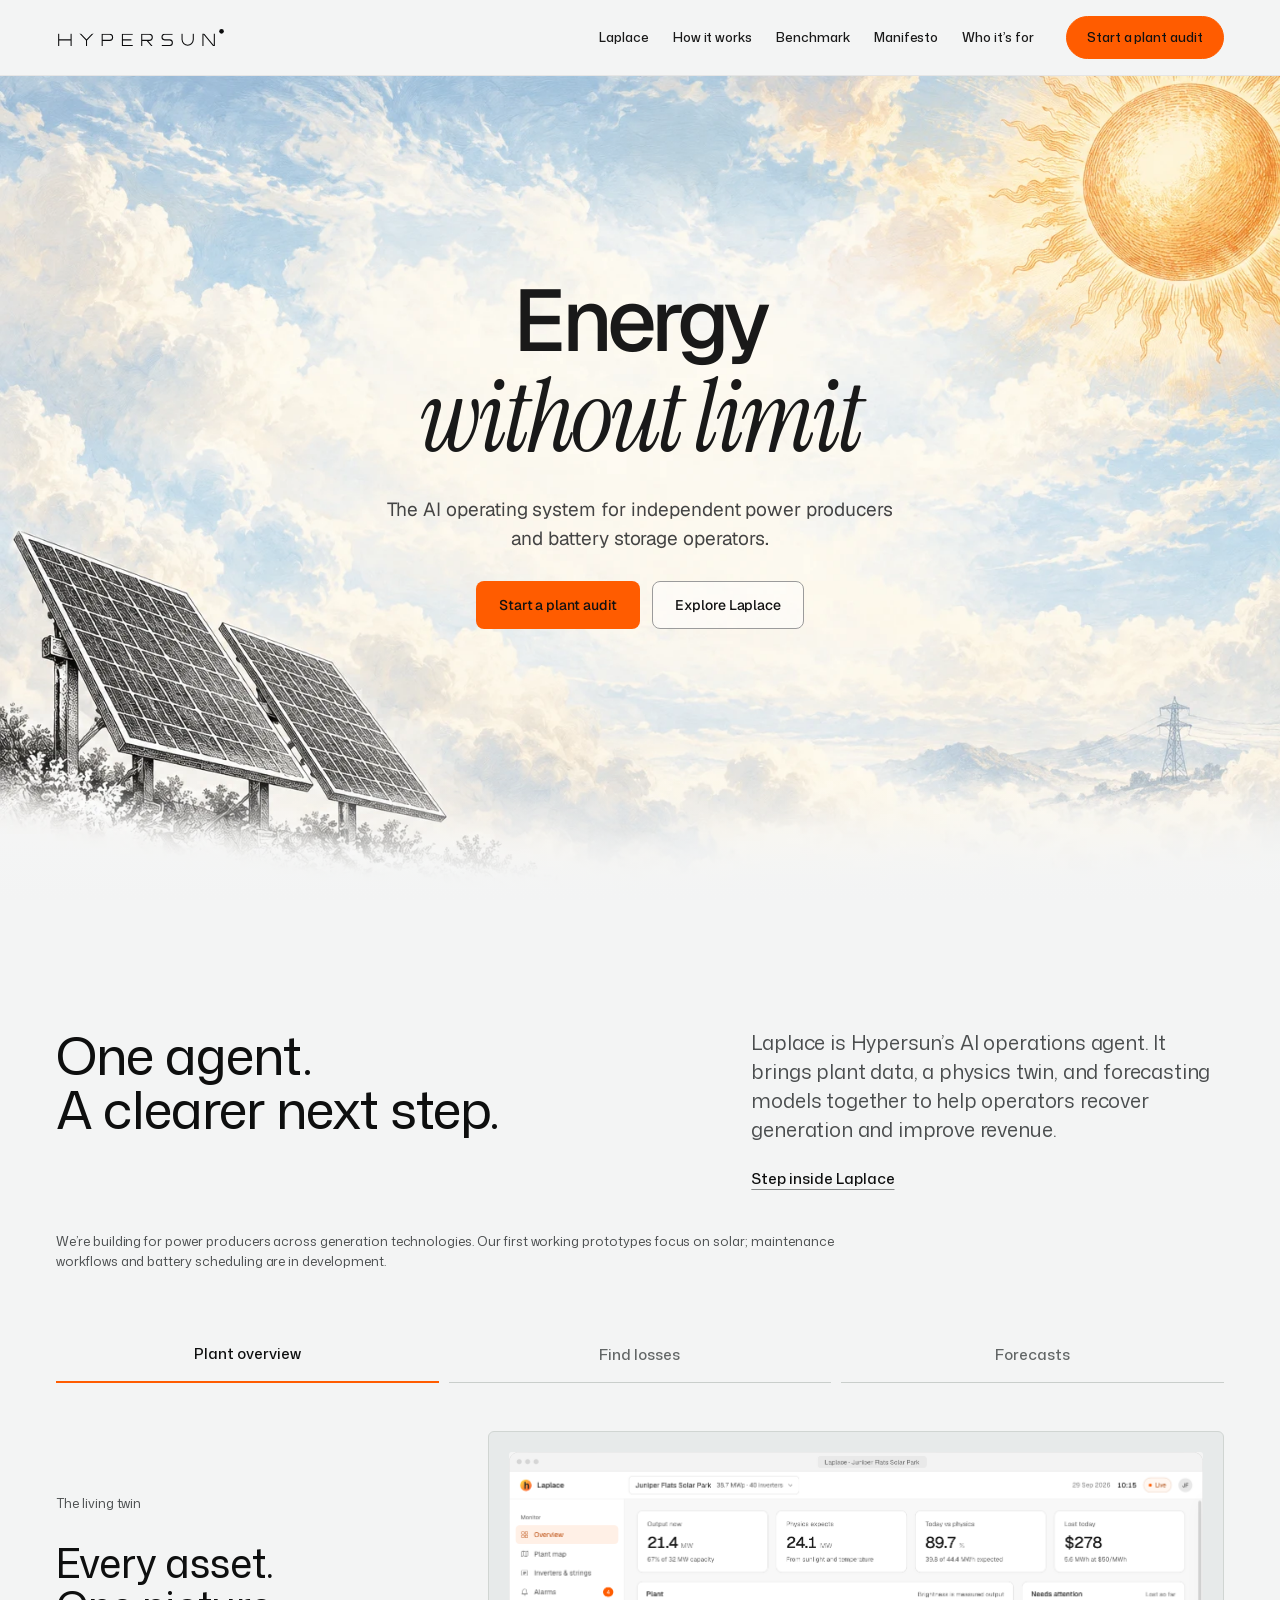
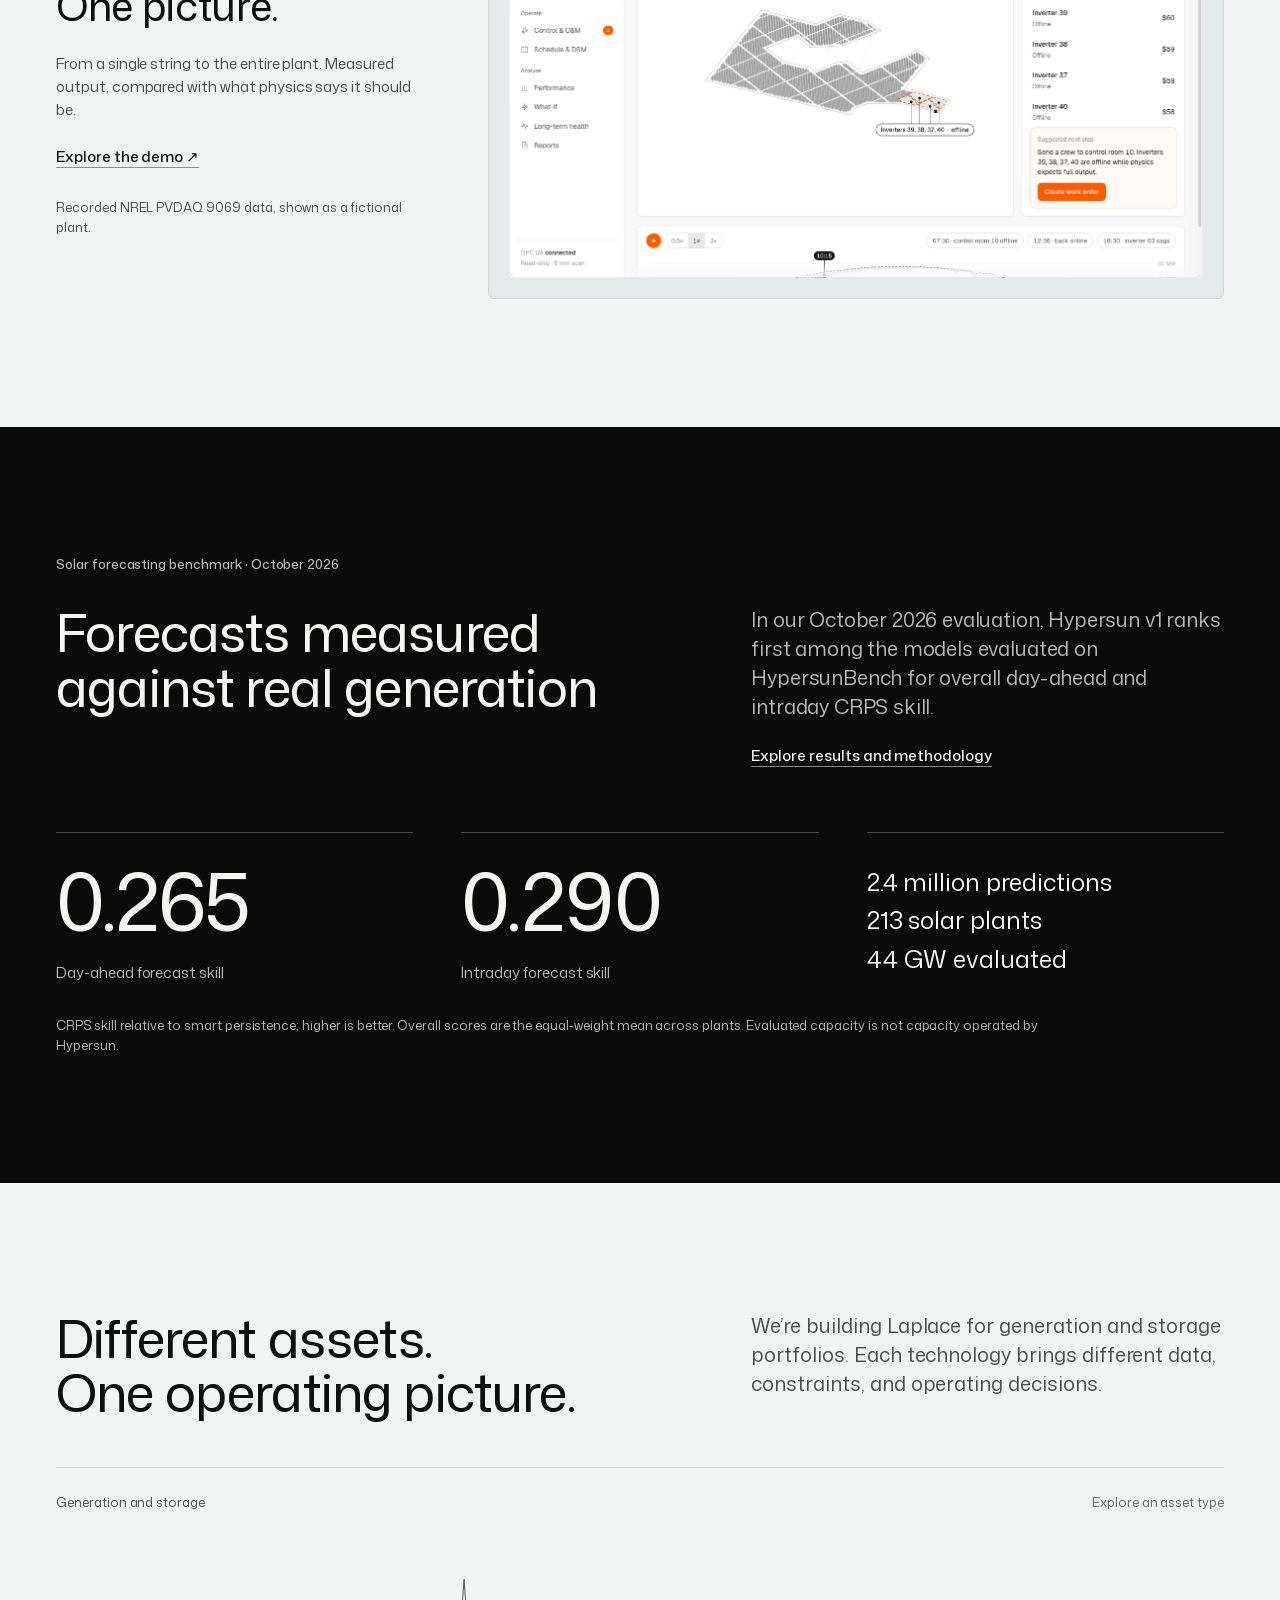
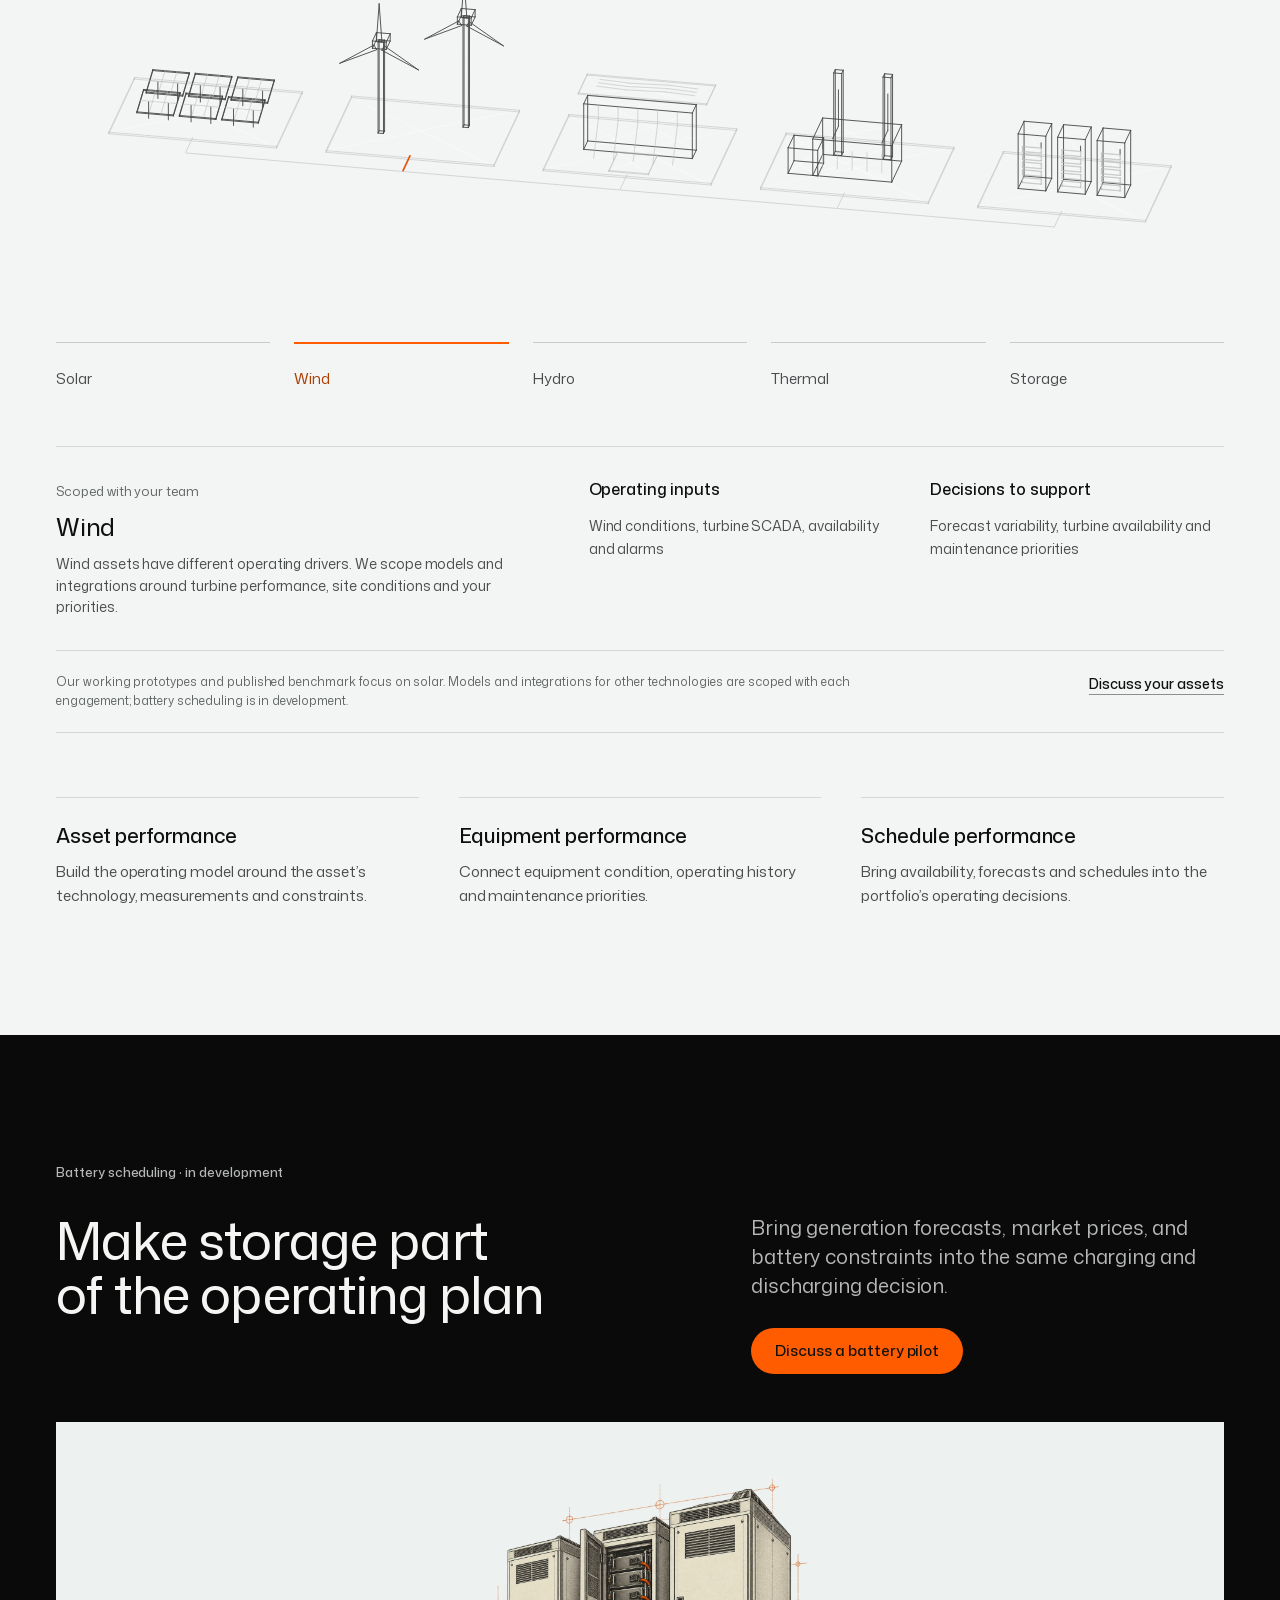
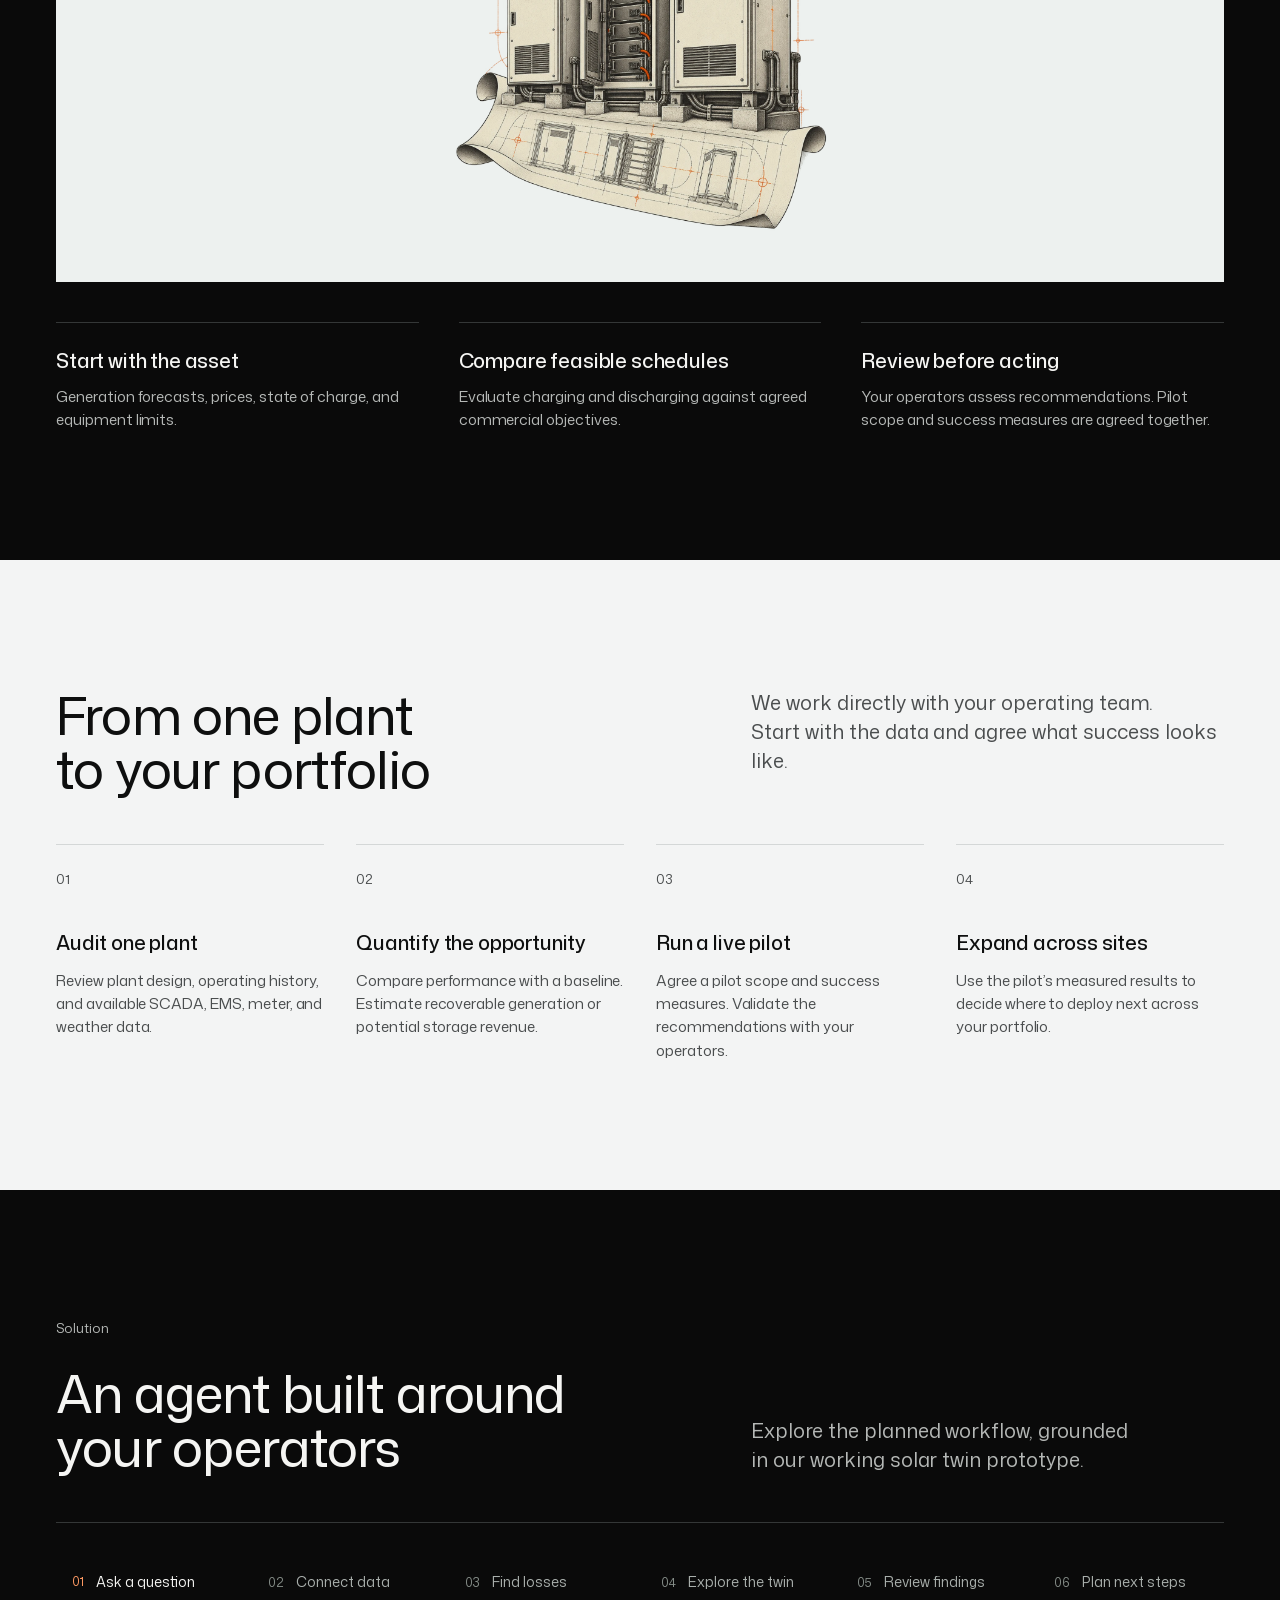
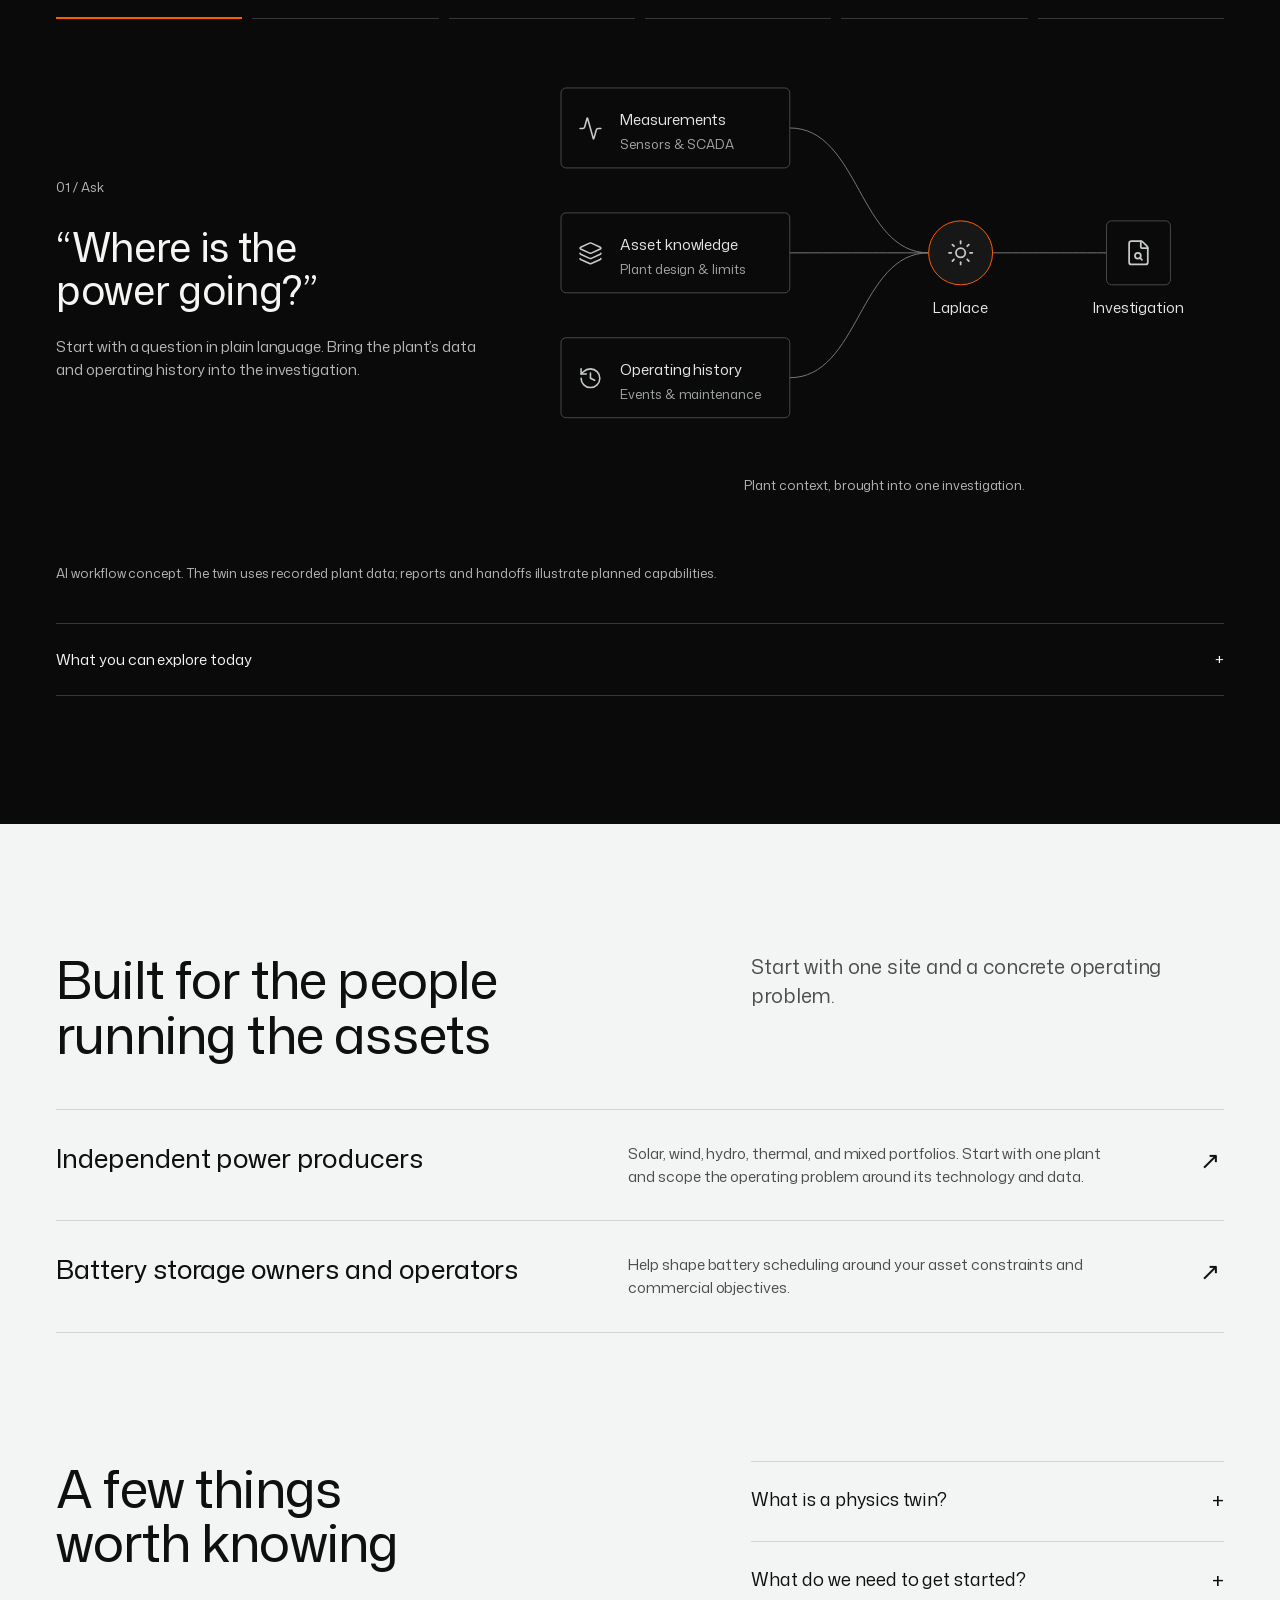
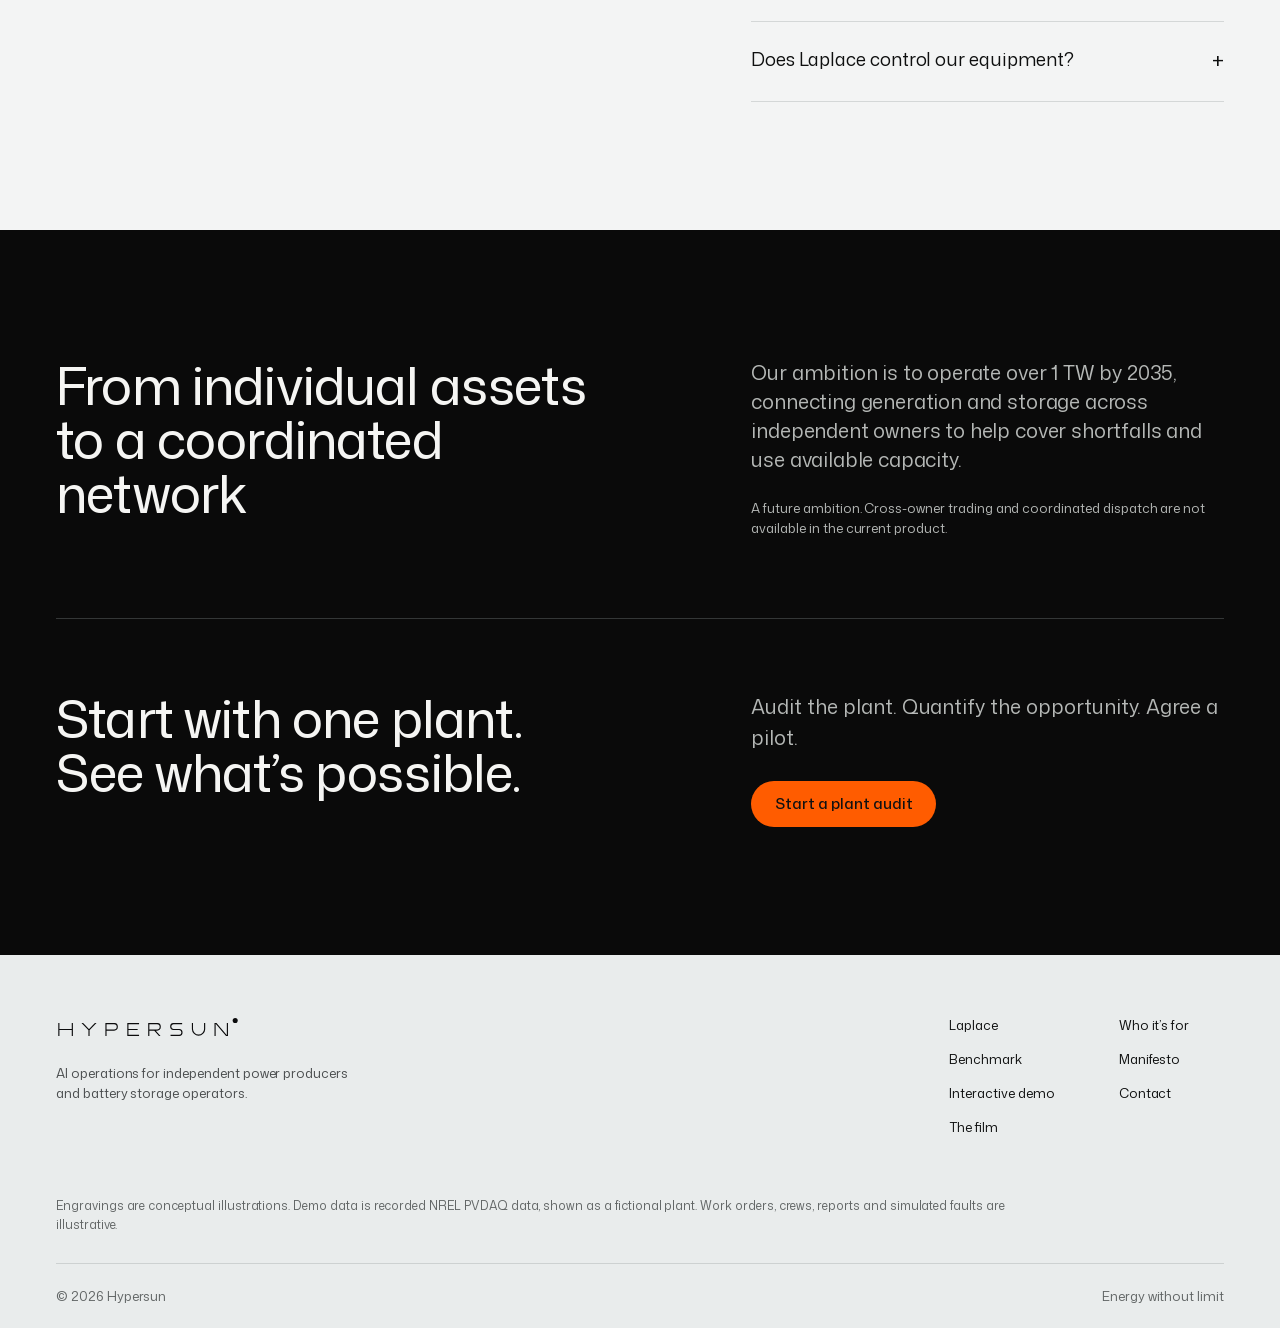
<file: index.html>
<!doctype html>
<html lang="en"><head>
  <meta charset="utf-8">
  <meta name="viewport" content="width=device-width, initial-scale=1">
  <meta name="description" content="The AI operating system for independent power producers and battery storage operators. Meet Laplace, our AI operations agent.">
  <title>Hypersun — Energy without limit</title>

  <script src="script.js?v=20261024i" defer></script><script src="content.js?v=20261031" defer></script><script src="solution-tour.js?v=20261030manual" defer></script>
<script src="assets/shared-navigation.js?v=20261030" defer></script>
<meta property="og:title" content="Hypersun — Energy without limit">
<meta property="og:description" content="The AI operating system for independent power producers and battery storage operators. Meet Laplace, our AI operations agent.">
<meta name="twitter:title" content="Hypersun — Energy without limit">
<meta name="twitter:description" content="The AI operating system for independent power producers and battery storage operators. Meet Laplace, our AI operations agent.">
<link rel="preload" href="assets/fonts/MonaSans.woff2" as="font" type="font/woff2" crossorigin>
<link rel="stylesheet" href="assets/site-shell.css?v=20261030">
<link rel="stylesheet" href="assets/atlas-pages.css?v=20261031consistent">
<link rel="stylesheet" href="assets/atlas-home.css?v=20261030">
<link rel="stylesheet" href="assets/corgi-hero.css?v=20261031"><script src="assets/technical-diagrams.js?v=20261031corgi" defer></script><link rel="stylesheet" href="assets/atlas-refinements.css?v=20261030"><link rel="stylesheet" href="assets/technical-diagrams.css?v=20261031portfolio2"><link rel="stylesheet" href="assets/workflow-controls.css?v=20261031fit"><link rel="icon" href="favicon.ico?v=20261030" sizes="16x16 32x32 48x48"><link rel="icon" href="assets/favicon.svg?v=20261030" type="image/svg+xml" sizes="any"><link rel="apple-touch-icon" href="assets/apple-touch-icon.png?v=20261030" sizes="180x180"><link rel="stylesheet" href="assets/engraving-system.css?v=20261031"></head><body class="atlas-page atlas-home"><a class="site-skip" href="#main">Skip to content</a><header class="site-header">
<a class="brand" href="index.html" aria-label="Hypersun home"><img src="assets/hypersun-wordmark-black.svg" alt="Hypersun" width="184" height="20"></a>
<button class="menu-toggle" type="button" aria-expanded="false" aria-controls="navigation" aria-label="Open navigation"><span></span><span></span></button>
<nav id="navigation" aria-label="Main navigation"><a href="laplace.html">Laplace</a><a href="index.html#how">How it works</a><a href="hypersunbench/">Benchmark</a><a href="manifesto/">Manifesto</a><a href="who.html">Who it’s for</a><a href="contact.html" class="nav-contact">Start a plant audit</a></nav>
</header><main id="main"><section class="corgi-hero" aria-labelledby="hero-title">
<img class="corgi-hero-art" src="assets/solar-cloud-collage.webp" alt="An engraved orange sun and energy infrastructure against a pale blue sky" width="1536" height="1024" fetchpriority="high">
<div class="corgi-hero-copy"><h1 id="hero-title">Energy<br><em>without limit</em></h1><p>The AI operating system for independent power producers<br class="corgi-desktop-break"> and battery storage operators.</p><div class="a-actions"><a class="a-button" href="contact.html">Start a plant audit</a><a class="a-button corgi-secondary" href="laplace.html">Explore Laplace</a></div></div>
</section><section class="a-wrap home-section home-intro" id="laplace"><div class="a-section-head"><h2>One agent. <br>A clearer next step.</h2><div><p class="a-lede">Laplace is Hypersun’s AI operations agent. It brings plant data, a physics twin, and forecasting models together to help operators recover generation and improve revenue.</p><a class="a-text-link" href="laplace.html">Step inside Laplace</a></div></div><p class="a-status">We’re building for power producers across generation technologies. Our first working prototypes focus on solar; maintenance workflows and battery scheduling are in development.</p></section><section class="product-section a-wrap" aria-label="Explore Laplace capabilities">
      <div class="product-tabs" role="tablist" aria-label="Laplace capabilities">
        <button role="tab" id="tab-see" aria-selected="true" aria-controls="panel-see" tabindex="0">Plant overview</button>
        <button role="tab" id="tab-find" aria-selected="false" aria-controls="panel-find" tabindex="-1">Find losses</button>
        <button role="tab" id="tab-plan" aria-selected="false" aria-controls="panel-plan" tabindex="-1">Forecasts</button>
      </div>
      <div class="product-panel" role="tabpanel" id="panel-see" aria-labelledby="tab-see">
        <div class="panel-copy"><span class="small-title">The living twin</span><h3>Every asset. <br>One picture.</h3><p>From a single string to the entire plant. Measured output, compared with what physics says it should be.</p><a class="text-link" href="laplace.html">Explore the demo <span aria-hidden="true">↗</span></a><span class="data-note">Recorded NREL PVDAQ 9069 data, shown as a fictional plant.</span></div>
        <a class="app-preview" href="laplace.html" aria-label="Open the Laplace plant demo"><img src="assets/laplace-light-preview.png?v=20261024b" alt="Laplace plant view showing measured output alongside the physics model and a map of inverter status" loading="lazy" width="1400" height="860"></a>
      </div>
      <div class="product-panel" role="tabpanel" id="panel-find" aria-labelledby="tab-find" hidden>
        <div class="panel-copy"><span class="small-title">Losses, located</span><h3>Go straight <br>to the source.</h3><p>Compare expected and measured output to investigate underperformance. Give engineers evidence and a place to start.</p><a class="text-link loss-demo-button" href="laplace.html?view=losses#lx">See how Laplace finds it <span aria-hidden="true">↗</span></a></div>
        <figure class="recorded-diagnostic"><div class="diagnostic-heading"><span>Inverter 37</span><span>Recorded plant data</span></div><svg id="inverter-loss-chart" viewBox="0 0 330 130" role="img" aria-label="Recorded inverter 37 output compared with its physics model"></svg><div class="chart-time-axis" aria-hidden="true"><span>06:00</span><span>12:00</span><span>18:00</span></div><div class="diagnostic-legend"><span>Expected output</span><span>Measured output</span></div><figcaption>Recorded NREL PVDAQ 9069 output against the physics model. Curves share a relative output scale.</figcaption></figure>
      </div>
      <div class="product-panel" role="tabpanel" id="panel-plan" aria-labelledby="tab-plan" hidden>
        <div class="panel-copy"><span class="small-title">Forecasting</span><h3>Plan for the <br>power ahead.</h3><p>Evaluate day-ahead and intraday solar forecasts at the deadlines operators actually work to.</p><a class="text-link" href="hypersunbench/">See the forecasting results <span aria-hidden="true">↗</span></a><span class="data-note">Illustrative generation and demand profile; benchmark results are reported separately.</span></div>
        <div class="forecast-visual"><div class="fault-top"><span>Scheduled and delivered</span><span>Recorded plant data</span></div><svg id="schedule-preview-chart" viewBox="0 0 600 280" role="img" aria-label="Recorded generation compared with its day-ahead schedule"></svg><div class="chart-time-axis" aria-hidden="true"><span>06:00</span><span>12:00</span><span>18:00</span></div><div class="legend"><span>Delivered</span><span>Day-ahead schedule</span></div><p class="chart-caption">Recorded NREL PVDAQ 9069 generation and schedule. Curves share a relative output scale.</p></div>
      </div>
    </section><section class="a-dark home-section home-proof" aria-labelledby="forecast-proof"><div class="a-wrap"><p class="a-kicker">Solar forecasting benchmark · October 2026</p><div class="a-section-head"><h2 id="forecast-proof">Forecasts measured <br>against real generation</h2><div><p class="a-lede">In our October 2026 evaluation, Hypersun v1 ranks first among the models evaluated on HypersunBench for overall day-ahead and intraday CRPS skill.</p><a class="a-text-link" href="hypersunbench/">Explore results and methodology</a></div></div><div class="home-score-grid"><div><strong>0.265</strong><span>Day-ahead forecast skill</span></div><div><strong>0.290</strong><span>Intraday forecast skill</span></div><div class="home-evaluation"><p>2.4 million predictions <br>213 solar plants <br>44 GW evaluated</p></div></div><p class="a-note">CRPS skill relative to smart persistence; higher is better. Overall scores are the equal-weight mean across plants. Evaluated capacity is not capacity operated by Hypersun.</p></div></section><div class="a-wrap home-section home-investigation"><section class="loss-section " aria-labelledby="loss-title"><div class="section-heading"><h2 id="loss-title">Different assets. <br>One operating picture.</h2><p>We’re building Laplace for generation and storage portfolios. Each technology brings different data, constraints, and operating decisions.</p></div><div class="power-balance">
  <div class="balance-heading"><span>Generation and storage</span><span class="balance-instruction">Explore an asset type</span></div>
  <div id="power-flow" aria-label="Explore solar, wind, hydro, thermal and battery storage assets"></div>
  <div class="balance-detail portfolio-detail" aria-live="polite" aria-atomic="true"><div><span class="balance-detail-label" id="asset-status">Scoped with your team</span><h3 id="loss-stage">Wind</h3><p id="loss-description">We scope models and integrations around turbine performance, site conditions and your priorities.</p></div><div class="portfolio-reading"><h3>Operating inputs</h3><p id="asset-inputs">Wind conditions, turbine SCADA, availability and alarms</p></div><div class="portfolio-reading"><h3>Decisions to support</h3><p id="asset-decisions">Forecast variability, turbine availability and maintenance priorities</p></div></div>
  <div class="balance-footnote"><p>Our working prototypes and published benchmark focus on solar. Models and integrations for other technologies are scoped with each engagement; battery scheduling is in development.</p><a class="text-link" href="contact.html">Discuss your assets</a></div>
</div></section><section class="capabilities "><div class="capability-grid">
<article><h3>Asset performance</h3><p>Build the operating model around the asset’s technology, measurements and constraints.</p></article>
<article><h3>Equipment performance</h3><p>Connect equipment condition, operating history and maintenance priorities.</p></article>
<article><h3>Schedule performance</h3><p>Bring availability, forecasts and schedules into the portfolio’s operating decisions.</p></article></div></section></div><section class="a-dark home-section home-storage" id="storage"><div class="a-wrap"><p class="a-kicker">Battery scheduling · in development</p><div class="a-section-head"><h2>Make storage part <br>of the operating plan</h2><div><p class="a-lede">Bring generation forecasts, market prices, and battery constraints into the same charging and discharging decision.</p><a class="a-button" href="contact.html?asset=battery">Discuss a battery pilot</a></div></div><figure class="a-painting a-battery-painting engraving-plate storage-plate"><img src="assets/battery-storage-illustration.webp" alt="Technical engraving of utility-scale battery cabinets and their engineering drawings" width="1536" height="1024" loading="lazy"></figure><div class="a-three"><article><h3>Start with the asset</h3><p>Generation forecasts, prices, state of charge, and equipment limits.</p></article><article><h3>Compare feasible schedules</h3><p>Evaluate charging and discharging against agreed commercial objectives.</p></article><article><h3>Review before acting</h3><p>Your operators assess recommendations. Pilot scope and success measures are agreed together.</p></article></div></div></section><section class="how-section a-wrap home-section" id="how">
      <div class="section-heading"><h2>From one plant <br>to your portfolio</h2><p>We work directly with your operating team. <br>Start with the data and agree what success looks like.</p></div>
      <div class="process-grid operator-process">
        <article><span class="process-number">01</span><h3>Audit one plant</h3><p>Review plant design, operating history, and available SCADA, EMS, meter, and weather data.</p></article>
        <article><span class="process-number">02</span><h3>Quantify the opportunity</h3><p>Compare performance with a baseline. Estimate recoverable generation or potential storage revenue.</p></article>
        <article><span class="process-number">03</span><h3>Run a live pilot</h3><p>Agree a pilot scope and success measures. Validate the recommendations with your operators.</p></article>
        <article><span class="process-number">04</span><h3>Expand across sites</h3><p>Use the pilot’s measured results to decide where to deploy next across your portfolio.</p></article>
      </div>
    </section><div class="a-dark"><section class="solution-section a-wrap home-section" id="offerings" aria-labelledby="solution-title">
  <div class="solution-heading"><div><span>Solution</span><h2 id="solution-title">An agent built around your operators</h2></div><p>Explore the planned workflow, grounded <br>in our working solar twin prototype.</p></div>
  <div class="solution-tour illustrated-tour">
    <div class="tour-controls workflow-picker"><div class="tour-chapters" role="tablist" aria-label="Explore the Hypersun workflow">
<button id="chapter-ask" role="tab" aria-selected="true" aria-controls="scene-ask" tabindex="0"><span class="workflow-number" aria-hidden="true">01</span><span>Ask a question</span></button>
<button id="chapter-connect" role="tab" aria-selected="false" aria-controls="scene-connect" tabindex="-1"><span class="workflow-number" aria-hidden="true">02</span><span>Connect data</span></button>
<button id="chapter-investigate" role="tab" aria-selected="false" aria-controls="scene-investigate" tabindex="-1"><span class="workflow-number" aria-hidden="true">03</span><span>Find losses</span></button>
<button id="chapter-twin" role="tab" aria-selected="false" aria-controls="scene-twin" tabindex="-1"><span class="workflow-number" aria-hidden="true">04</span><span>Explore the twin</span></button>
<button id="chapter-report" role="tab" aria-selected="false" aria-controls="scene-report" tabindex="-1"><span class="workflow-number" aria-hidden="true">05</span><span>Review findings</span></button>
<button id="chapter-act" role="tab" aria-selected="false" aria-controls="scene-act" tabindex="-1"><span class="workflow-number" aria-hidden="true">06</span><span>Plan next steps</span></button>
</div></div>
    <div class="solution-scene illustrated-scene" id="scene-ask" role="tabpanel" aria-labelledby="chapter-ask" ><div class="demo-copy"><span class="scene-step">01 <span aria-hidden="true">/</span> Ask</span><h3>“Where is the <br>power going?”</h3><p>Start with a question in plain language. Bring the plant’s data and operating history into the investigation.</p></div><div class="scene-art"><figure class="investigation-context"><div id="context-diagram" class="demo-reveal" role="img" aria-label="Plant measurements, asset knowledge and operating history feed a Laplace investigation"></div><figcaption>Plant context, brought into one investigation.</figcaption></figure></div></div>
    <div class="solution-scene illustrated-scene" id="scene-connect" role="tabpanel" aria-labelledby="chapter-connect" hidden><div class="demo-copy"><span class="scene-step">02 <span aria-hidden="true">/</span> Connect</span><h3>Everything your <br>plant knows.</h3><p>Bring measurements, documents and maintenance history together, so the investigation starts with context.</p></div><div class="scene-art"><div class="context-sheet"><p>One investigation, shared context</p><div><span>Plant measurements</span><strong>SCADA · meters · weather</strong></div><div><span>Asset knowledge</span><strong>Design · equipment · limits</strong></div><div><span>Operating history</span><strong>Alarms · inspections · repairs</strong></div><small>Planned data connections, scoped during the pilot.</small></div></div></div>
    <div class="solution-scene illustrated-scene" id="scene-investigate" role="tabpanel" aria-labelledby="chapter-investigate" hidden><div class="demo-copy"><span class="scene-step">03 <span aria-hidden="true">/</span> Investigate</span><h3>Follow the loss <br>to its source.</h3><p>Compare measured output with physics. Find the equipment behind the shortfall, then examine the evidence.</p></div><div class="scene-art"><a class="tour-screen" href="laplace.html?view=losses#lx"><img src="assets/tour-losses.png" alt="Working Laplace losses view" width="1166" height="764" loading="lazy"><span>Explore the digital twin ↗</span></a></div></div>
    <div class="solution-scene illustrated-scene" id="scene-twin" role="tabpanel" aria-labelledby="chapter-twin" hidden><div class="demo-copy"><span class="scene-step">04 <span aria-hidden="true">/</span> Twin</span><h3>A living model. <br>A clearer answer.</h3><p>Ground the investigation in what the plant should produce. Explore the physics twin in the working Laplace demo.</p><a class="twin-cta" href="laplace.html?view=overview#lx">Open the digital twin <span aria-hidden="true">↗</span></a></div><div class="scene-art"><a class="tour-screen" href="laplace.html?view=overview#lx"><img src="assets/tour-overview.png" alt="Working Laplace overview view" width="1166" height="764" loading="lazy"><span>Explore the digital twin ↗</span></a></div></div>
    <div class="solution-scene illustrated-scene" id="scene-report" role="tabpanel" aria-labelledby="chapter-report" hidden><div class="demo-copy"><span class="scene-step">05 <span aria-hidden="true">/</span> Report</span><h3>The findings. <br>Ready to share.</h3><p>Turn the evidence into a clear brief: what happened, where to look, and what the team should check next.</p></div><div class="scene-art"><article class="evidence-paper demo-reveal"><div class="paper-heading"><img src="assets/hypersun-user-symbol.svg" width="29" height="29" alt="Hypersun"><span>Illustrative brief</span></div><p>Juniper Flats</p><h4>Generation <br>shortfall</h4><svg class="paper-chart" viewBox="0 0 270 80" role="img" aria-label="Illustrative comparison of expected and measured generation"><path d="M0 73H270" stroke="#ddd" fill="none"/><path d="M0 73C55 73 60 9 135 9S220 73 270 73" stroke="#aaa" stroke-dasharray="4 4" fill="none"/><path class="report-curve" d="M0 73C55 73 62 19 127 22L140 47L152 27C211 32 220 73 270 73" stroke="#3c3c3c" stroke-width="2" fill="none"/><circle cx="140" cy="47" r="4" fill="#ff5c00"/></svg><strong>Four inverters need inspection.</strong><p>Review their alarms and work history before assigning a field visit.</p><span class="paper-signoff">Draft for engineering review</span></article></div></div>
    <div class="solution-scene illustrated-scene" id="scene-act" role="tabpanel" aria-labelledby="chapter-act" hidden><div class="demo-copy"><span class="scene-step">06 <span aria-hidden="true">/</span> Act</span><h3>From an answer <br>to a next step.</h3><p>Prepare the work order, asset location and supporting evidence. Your team reviews the handoff before work begins.</p></div><div class="scene-art"><div class="handoff-sheet"><p>Planned maintenance workflow</p><span class="review-state">Ready for engineering review</span><h4>Inspect inverters 37–40</h4><p>Check alarms and maintenance history before assigning a field visit.</p><dl><div><dt>Evidence</dt><dd>Measured output vs physics</dd></div><div><dt>Location</dt><dd>Asset positions attached</dd></div><div><dt>After repair</dt><dd>Verify recovered generation</dd></div></dl><small>Illustrative work order. Operator approval required.</small></div></div></div>

  </div>
  <p class="workflow-preview-note">AI workflow concept. The twin uses recorded plant data; reports and handoffs illustrate planned capabilities.</p>
  <details class="solution-capabilities"><summary>What you can explore today<span aria-hidden="true">+</span></summary><dl>
<div><dt>Solar digital twin · prototype</dt><dd>Explore recorded plant data, compare output with physics, and simulate faults in the demo.</dd></div>
<div><dt>Forecasting · benchmarked prototype</dt><dd>Review day-ahead and intraday results, model comparisons, and methodology on HypersunBench.</dd></div>
<div><dt>Maintenance · in development</dt><dd>Turn an investigation into a proposed work order, with evidence for your team to review.</dd></div>
<div><dt>Battery scheduling · in development</dt><dd>Evaluate charge and discharge schedules against generation, prices, and equipment constraints.</dd></div>
</dl></details>
</section></div><section class="a-wrap home-section home-audience" id="who"><div class="a-section-head"><h2>Built for the people <br>running the assets</h2><p class="a-lede">Start with one site and a concrete operating problem.</p></div><div class="home-audience-links"><a href="who.html#aud0"><span>Independent power producers</span><p>Solar, wind, hydro, thermal, and mixed portfolios. Start with one plant and scope the operating problem around its technology and data.</p><b aria-hidden="true">↗</b></a><a href="who.html#aud1"><span>Battery storage owners and operators</span><p>Help shape battery scheduling around your asset constraints and commercial objectives.</p><b aria-hidden="true">↗</b></a></div></section><section class="questions a-wrap home-faq"><h2>A few things <br>worth knowing</h2><div class="faq-list">
      <details><summary>What is a physics twin?<span aria-hidden="true">+</span></summary><p>A model of a real energy asset, built around how it physically works. Laplace compares that model with measured performance to help identify losses and test decisions.</p></details>
      <details><summary>What do we need to get started?<span aria-hidden="true">+</span></summary><p>Start with one site, its capacity, and the operating problem you want to solve. Share the generation technology, available SCADA and meter data, and operating history. For batteries, include MW/MWh ratings. The data requirements are tailored to each asset. We agree data access during scoping.</p></details>
      <details><summary>Does Laplace control our equipment?<span aria-hidden="true">+</span></summary><p>The current demo uses recorded data and simulated actions. We start pilots with read-only data access and operator-reviewed recommendations. Battery scheduling is in development; autonomous plant control is not part of the current demo.</p></details>
    </div></section><section class="a-dark home-section home-future"><div class="a-wrap"><div class="a-section-head"><h2>From individual assets <br>to a coordinated network</h2><div><p class="a-lede">Our ambition is to operate over 1 TW by 2035, connecting generation and storage across independent owners to help cover shortfalls and use available capacity.</p><p class="a-status">A future ambition. Cross-owner trading and coordinated dispatch are not available in the current product.</p></div></div><div class="home-final"><h2>Start with one plant. <br>See what’s possible.</h2><div><p>Audit the plant. Quantify the opportunity. Agree a pilot.</p><a class="a-button" href="contact.html">Start a plant audit</a></div></div></div></section></main><footer class="a-footer"><div class="a-wrap"><div class="a-footer-top"><div><a href="index.html" aria-label="Hypersun home"><img src="assets/hypersun-wordmark-black.svg" alt="Hypersun" width="184" height="20"></a><p>AI operations for independent power producers <br>and battery storage operators.</p></div><nav aria-label="Footer"><a href="laplace.html">Laplace</a><a href="who.html">Who it’s for</a><a href="hypersunbench/">Benchmark</a><a href="manifesto/">Manifesto</a><a href="demo/">Interactive demo</a><a href="contact.html">Contact</a><button type="button" id="watch">The film</button></nav></div><p class="home-data-note">Engravings are conceptual illustrations. Demo data is recorded NREL PVDAQ data, shown as a fictional plant. Work orders, crews, reports and simulated faults are illustrative.</p><div class="a-footer-bottom"><span>© 2026 Hypersun</span><span>Energy without limit</span></div></div></footer><dialog id="film-dialog" aria-label="Hypersun film"><button id="close-film" aria-label="Close film">✕</button><video controls playsinline preload="none" poster="assets/video/hero-film.jpg"><source src="assets/video/film-hypersun-framed.mp4" type="video/mp4"></video></dialog></body></html>
</file>
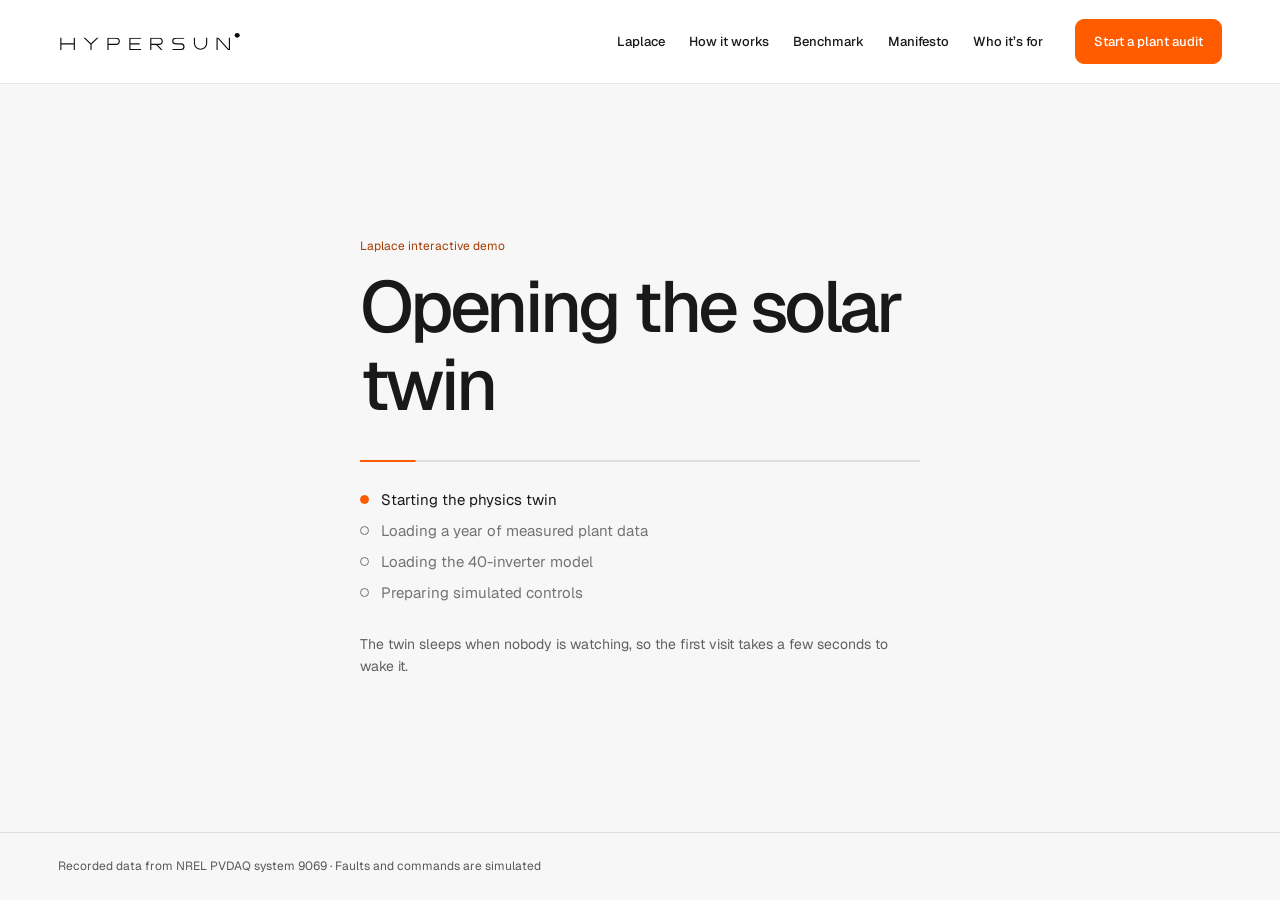
<file: demo/index.html>
<!doctype html>
<html lang="en">
<head>
<meta charset="utf-8">
<meta name="viewport" content="width=device-width, initial-scale=1">
<title>Laplace interactive demo · Hypersun</title>
<meta name="robots" content="noindex">
<meta name="description" content="Interactive Laplace demo: explore a solar digital twin using recorded plant data and simulated faults.">
<meta name="theme-color" content="#f7f7f7">

<link rel="preconnect" href="https://fonts.googleapis.com">
<link href="https://fonts.googleapis.com/css2?family=Geist:wght@300..800&family=Geist+Mono:wght@400;500&family=Instrument+Serif:ital@0;1&display=swap" rel="stylesheet">
<style>
  :root{
    --void:#000; --core:#F6F8FF;
    --c80:rgba(246,248,255,.8); --c55:rgba(246,248,255,.55); --c35:rgba(246,248,255,.35); --c18:rgba(246,248,255,.18);
    --sans:"Geist", system-ui, sans-serif; --mono:"Geist Mono", ui-monospace, monospace; --disp:"Big Shoulders Display", "Geist", sans-serif;
    --ease:cubic-bezier(.16,1,.3,1);
  }
  *{box-sizing:border-box;margin:0;padding:0}
  html,body{height:100%;background:var(--void)}
  body{color:var(--core);font-family:var(--sans);-webkit-font-smoothing:antialiased;display:grid;grid-template-rows:76px 1fr auto}
  header{display:flex;align-items:center;padding:0 56px}
  header img{height:17px;display:block}
  main{display:grid;place-items:center;padding:24px}
  .box{width:min(560px,100%)}
  .label{font-family:var(--mono);font-size:12px;letter-spacing:.14em;text-transform:uppercase;color:var(--c55)}
  h1{margin-top:14px;font-family:var(--disp);font-weight:800;text-transform:uppercase;font-size:clamp(48px,7vw,84px);line-height:.9;letter-spacing:.01em}
  .bar{margin-top:36px;height:2px;background:var(--c18);overflow:hidden}
  .bar i{display:block;height:100%;width:100%;background:var(--core);box-shadow:0 0 12px rgba(246,248,255,.8);transform-origin:0 50%;transform:scaleX(0);transition:transform .6s var(--ease)}
  ol{list-style:none;margin-top:28px;display:grid;gap:12px;font-size:15px;color:var(--c35)}
  ol li{display:flex;align-items:center;gap:12px;transition:color .4s}
  ol li::before{content:"";width:7px;height:7px;border-radius:50%;border:1px solid currentColor;flex:none;transition:all .4s}
  ol li.cur{color:var(--core)}
  ol li.cur::before{background:var(--core);box-shadow:0 0 10px rgba(246,248,255,.9);animation:pulse 1.2s ease-in-out infinite}
  ol li.done{color:var(--c55)}
  ol li.done::before{background:var(--c55);border-color:var(--c55)}
  @keyframes pulse{50%{opacity:.35}}
  .note{margin-top:32px;font-size:14px;line-height:1.55;color:var(--c55)}
  .note a{color:var(--core);text-underline-offset:3px;text-decoration-color:var(--c35)}
  .fail{display:none}
  body.failed .fail{display:block}
  body.failed .ok{display:none}
  footer{padding:20px 56px;font-family:var(--mono);font-size:11px;letter-spacing:.08em;text-transform:uppercase;color:var(--c35)}
  @media (prefers-reduced-motion:reduce){ol li.cur::before{animation:none}.bar i{transition:none}}
  @media (max-width:860px){header,footer{padding-left:16px;padding-right:16px}main{padding:16px}}
</style>
<link rel="stylesheet" href="../assets/research-pages.css?v=20261030">
<link rel="stylesheet" href="../assets/site-shell.css?v=20261030">
<script src="../assets/shared-navigation.js?v=20261030" defer></script>
<link rel="icon" href="../favicon.ico?v=20261030" sizes="16x16 32x32 48x48"><link rel="icon" href="../assets/favicon.svg?v=20261030" type="image/svg+xml" sizes="any"><link rel="apple-touch-icon" href="../assets/apple-touch-icon.png?v=20261030" sizes="180x180"></head>
<body class="research-page demo-page">
<a class="site-skip" href="#main">Skip to content</a>
<header class="site-header">
<a class="brand" href="../index.html" aria-label="Hypersun home"><img src="../assets/hypersun-wordmark-black.svg" alt="Hypersun" width="184" height="20"></a>
<button class="menu-toggle" type="button" aria-expanded="false" aria-controls="navigation" aria-label="Open navigation"><span></span><span></span></button>
<nav id="navigation" aria-label="Main navigation"><a href="../laplace.html">Laplace</a><a href="../index.html#how">How it works</a><a href="../hypersunbench/">Benchmark</a><a href="../manifesto/">Manifesto</a><a href="../who.html">Who it’s for</a><a href="../contact.html" class="nav-contact">Start a plant audit</a></nav>
</header>
<main id="main">
  <div class="box" aria-live="polite">
    <div class="label">Laplace interactive demo</div>
    <h1 class="ok">Opening the solar twin</h1>
    <h1 class="fail">The demo didn't start</h1>
    <div class="bar ok"><i id="bar"></i></div>
    <ol class="ok" id="steps">
      <li>Starting the physics twin</li>
      <li>Loading a year of measured plant data</li>
      <li>Loading the 40-inverter model</li>
      <li>Preparing simulated controls</li>
    </ol>
    <p class="note ok">The twin sleeps when nobody is watching, so the first visit takes a few seconds to wake it.</p>
    <p class="note fail">It didn't wake up this time. <a href="" id="retry">Try again</a>, or <a href="../laplace.html">watch the recording</a> instead.</p>
  </div>
</main>
<footer class="demo-note">Recorded data from NREL PVDAQ system 9069 · Faults and commands are simulated</footer>
<script>
  // The live twin runs on Cloud Run and scales to zero; this page wakes it and hands over once it answers.
  // demo.hypersun.si first; the run.app address covers the time before its certificate is issued.
  const TARGETS = ['https://demo.hypersun.si', 'https://laplace-demo-115799126052.us-central1.run.app'];
  const bar = document.getElementById('bar'), steps = [...document.querySelectorAll('#steps li')];
  const t0 = performance.now(), EXPECT = 20000, GIVE_UP = 120000;
  let ready = false;
  const show = p => {
    bar.style.transform = 'scaleX(' + p + ')';
    const k = Math.min(steps.length - 1, Math.floor(p * steps.length));
    steps.forEach((s, j) => { s.classList.toggle('done', j < k); s.classList.toggle('cur', j === k); });
  };
  // eases toward 90% while waiting, so the bar never stalls and never claims to be finished early
  const tick = () => { if (ready) return; show(0.9 * (1 - Math.exp(-(performance.now() - t0) / (EXPECT / 2.2)))); requestAnimationFrame(tick); };
  tick();
  const done = url => { ready = true; show(1); steps.forEach(s => { s.classList.remove('cur'); s.classList.add('done'); }); setTimeout(() => location.replace(url + '/'), 500); };
  const fail = () => { ready = true; document.body.classList.add('failed'); };
  // no-cors: an opaque response is enough to know the server is up; Cloud Run holds the request until the container is ready
  const ping = url => fetch(url + '/api/meta', { mode: 'no-cors', cache: 'no-store' });
  (async () => {
    while (performance.now() - t0 < GIVE_UP) {
      for (const url of TARGETS) { try { await ping(url); return done(url); } catch (e) {} }
      await new Promise(r => setTimeout(r, 2000));
    }
    fail();
  })();
  document.getElementById('retry').onclick = e => { e.preventDefault(); location.reload(); };
</script>
</body>
</html>
</file>
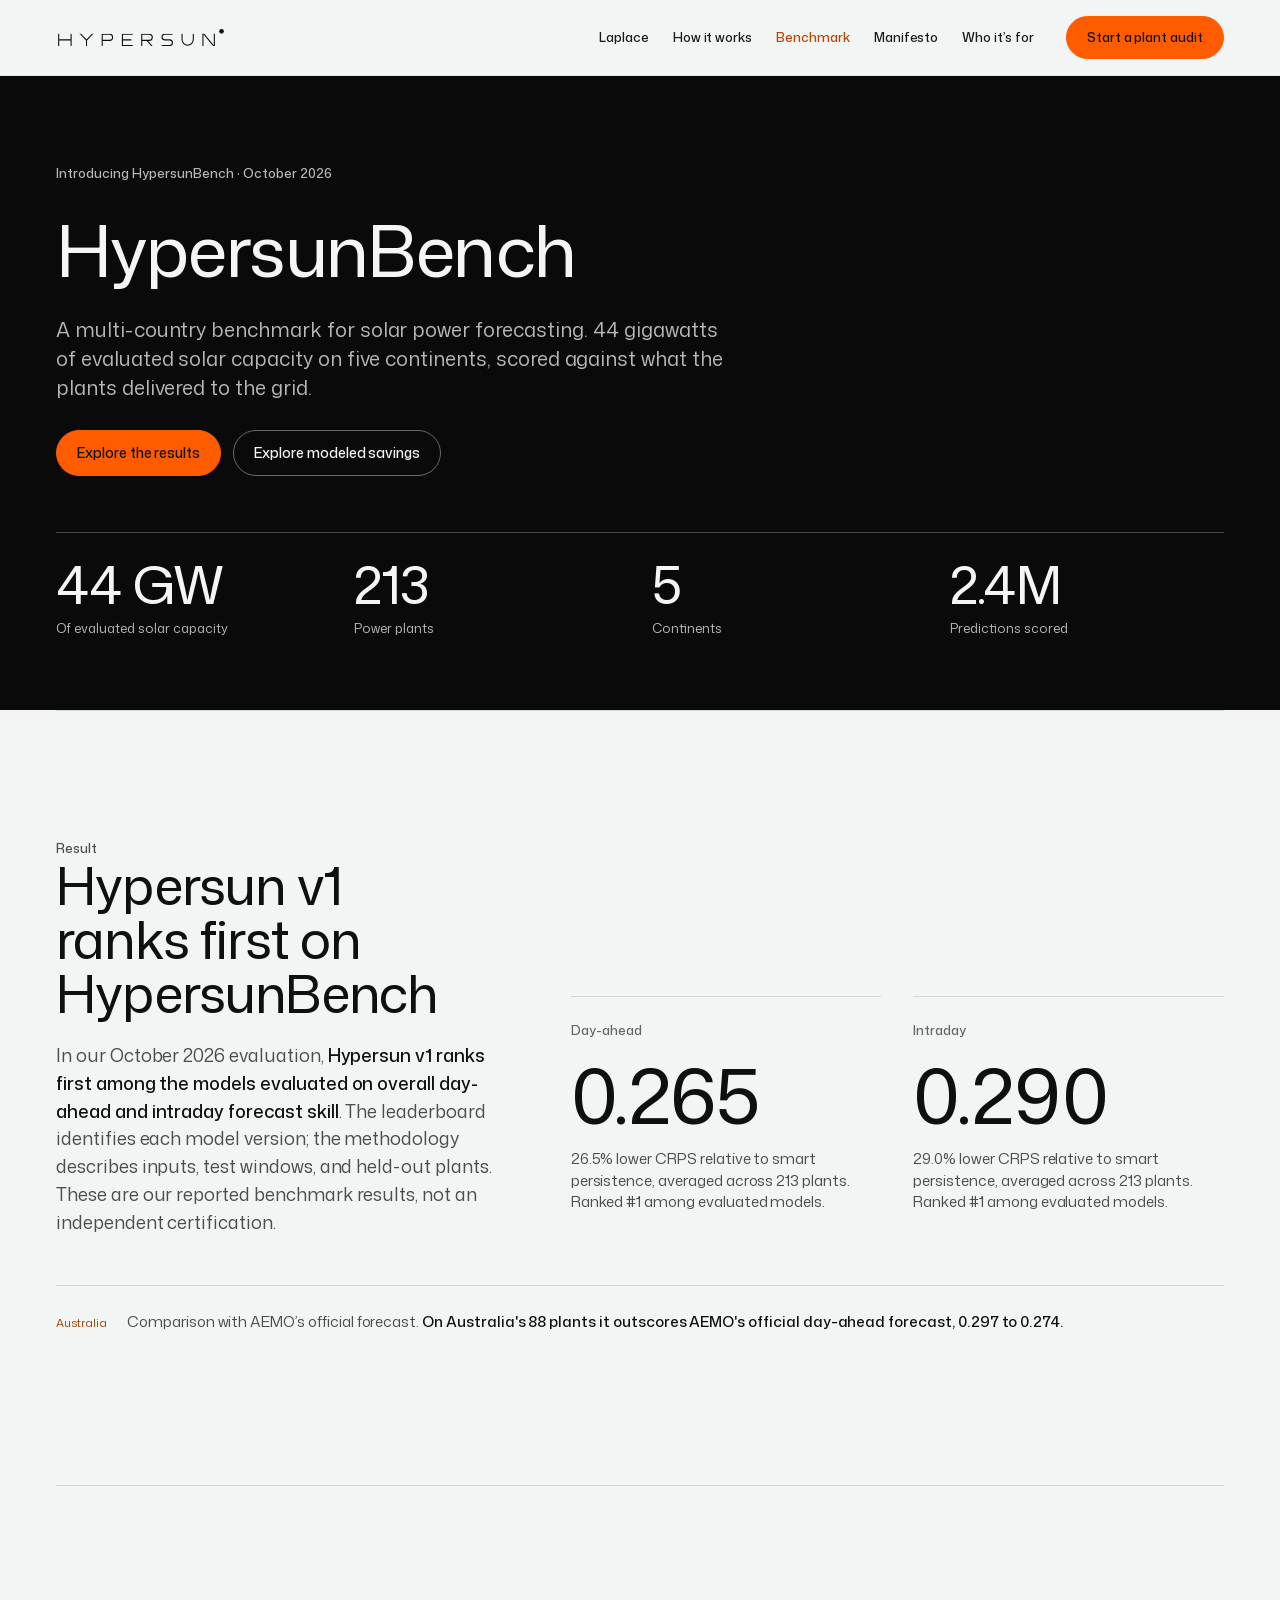
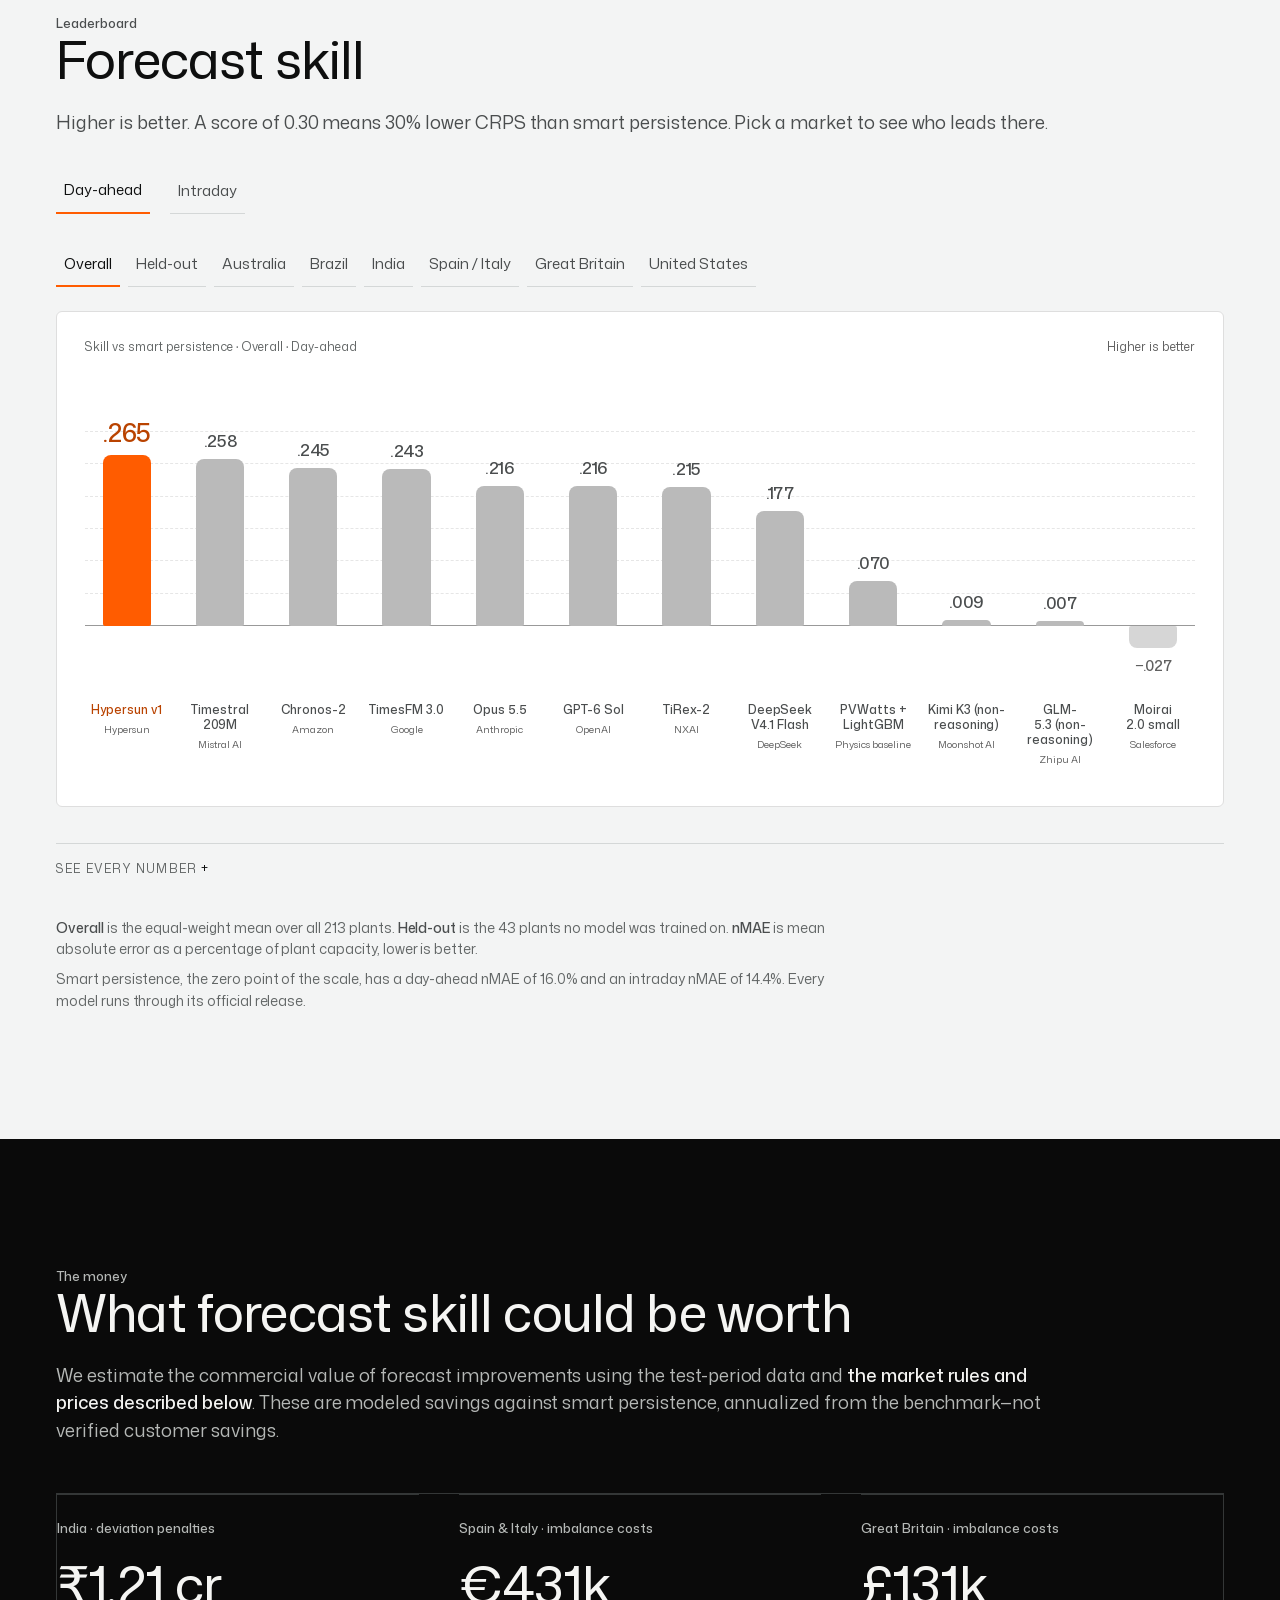
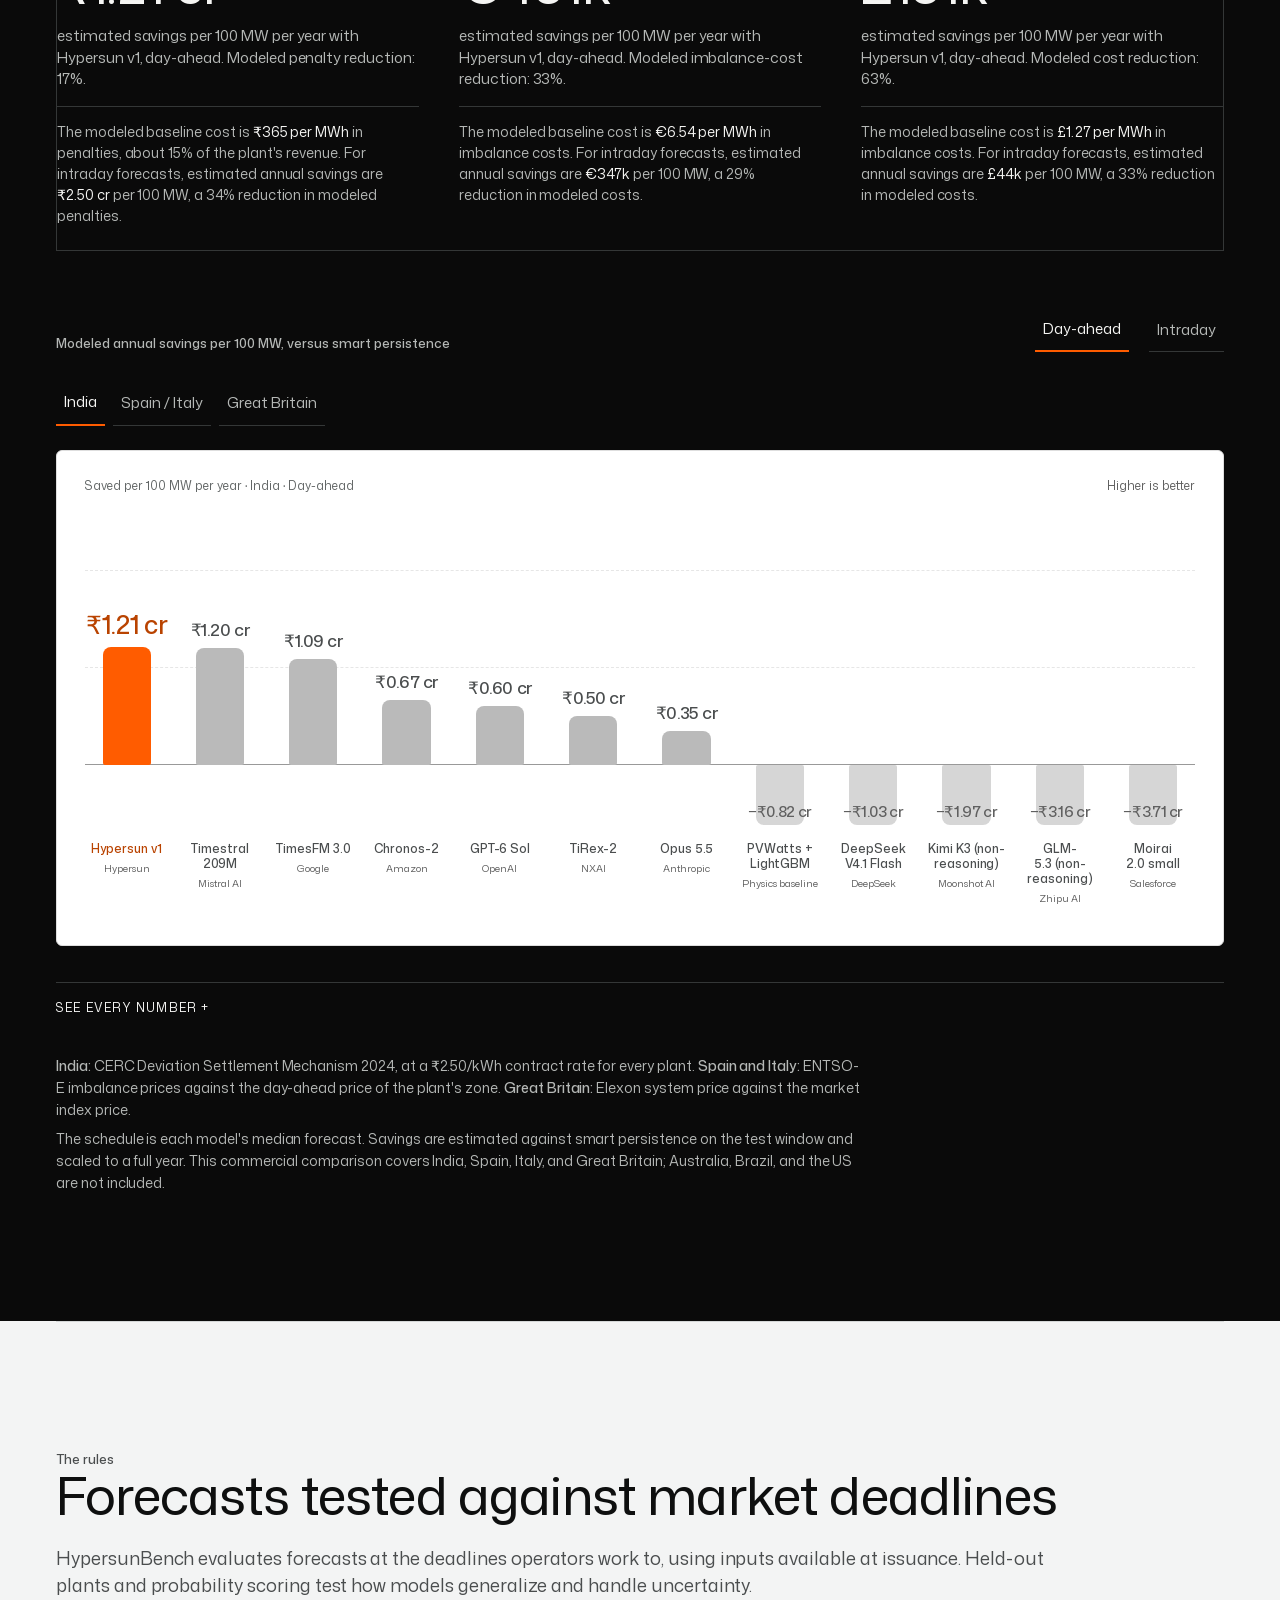
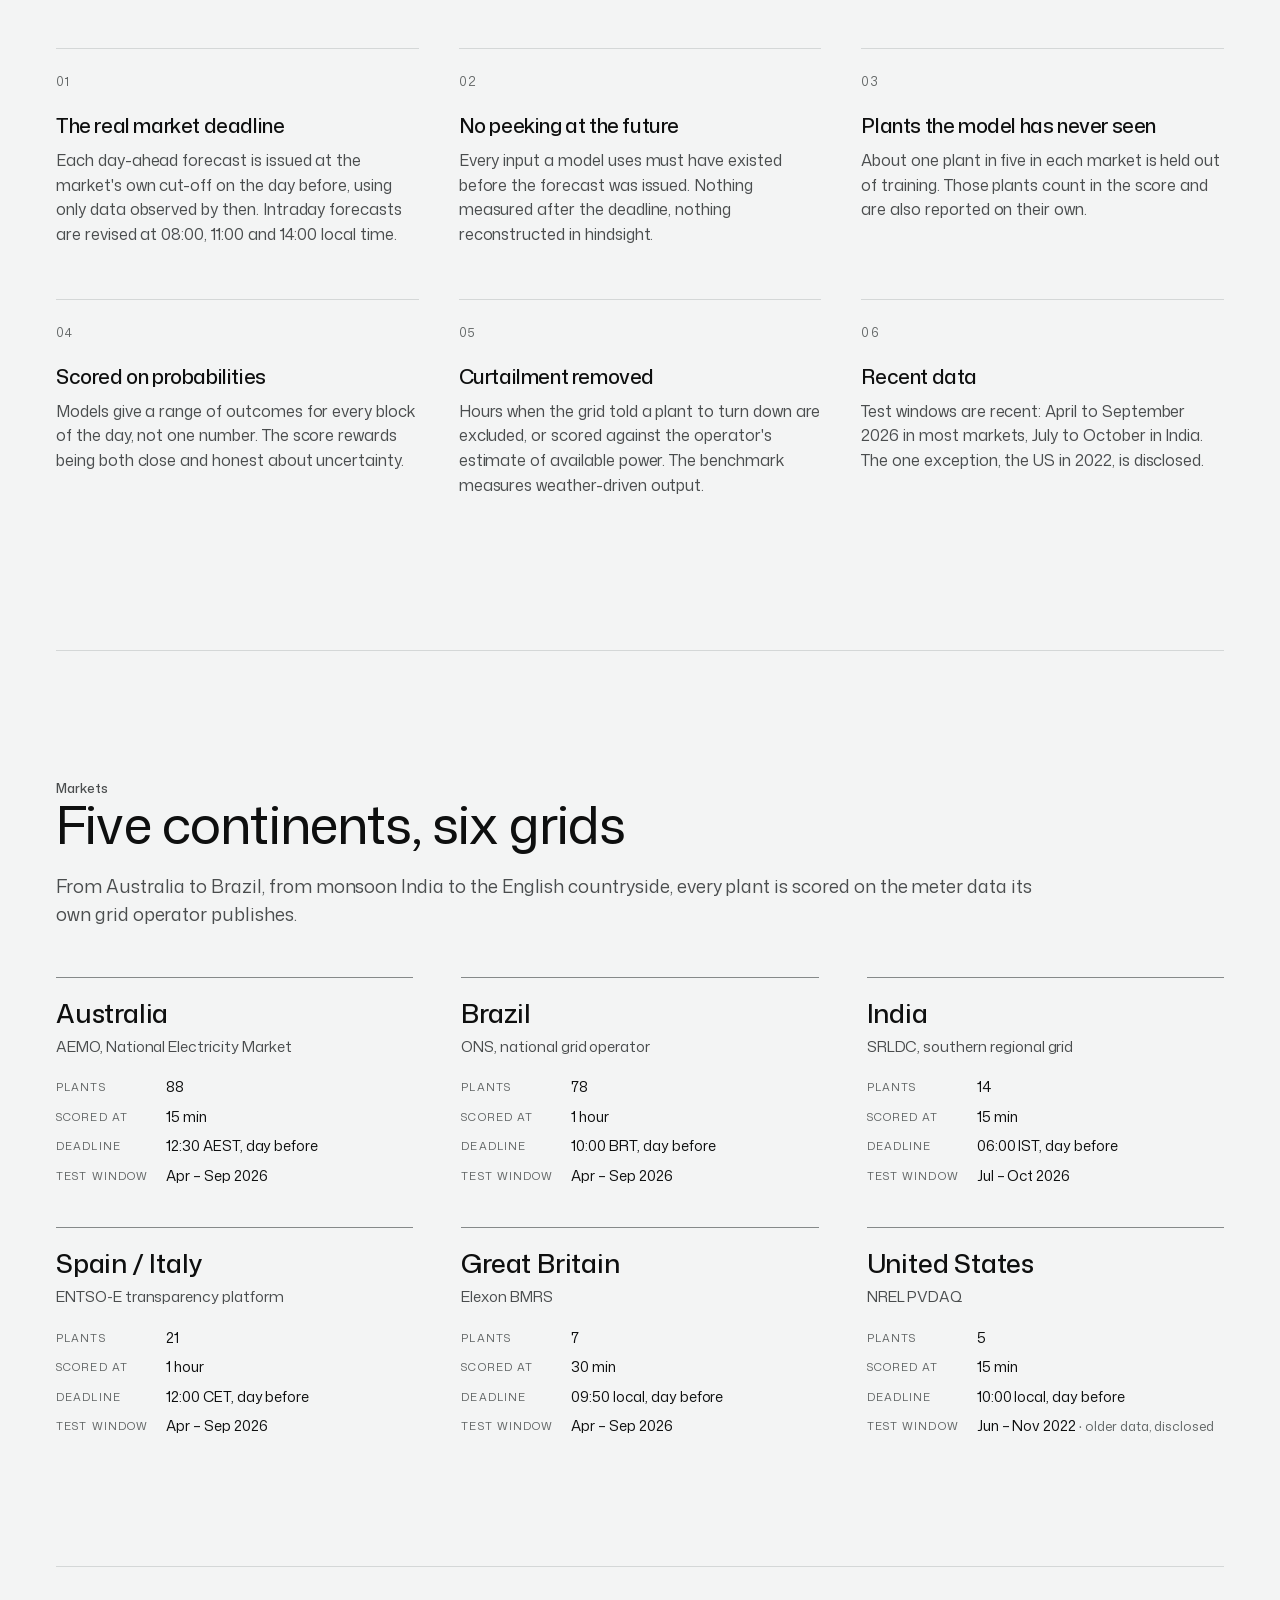
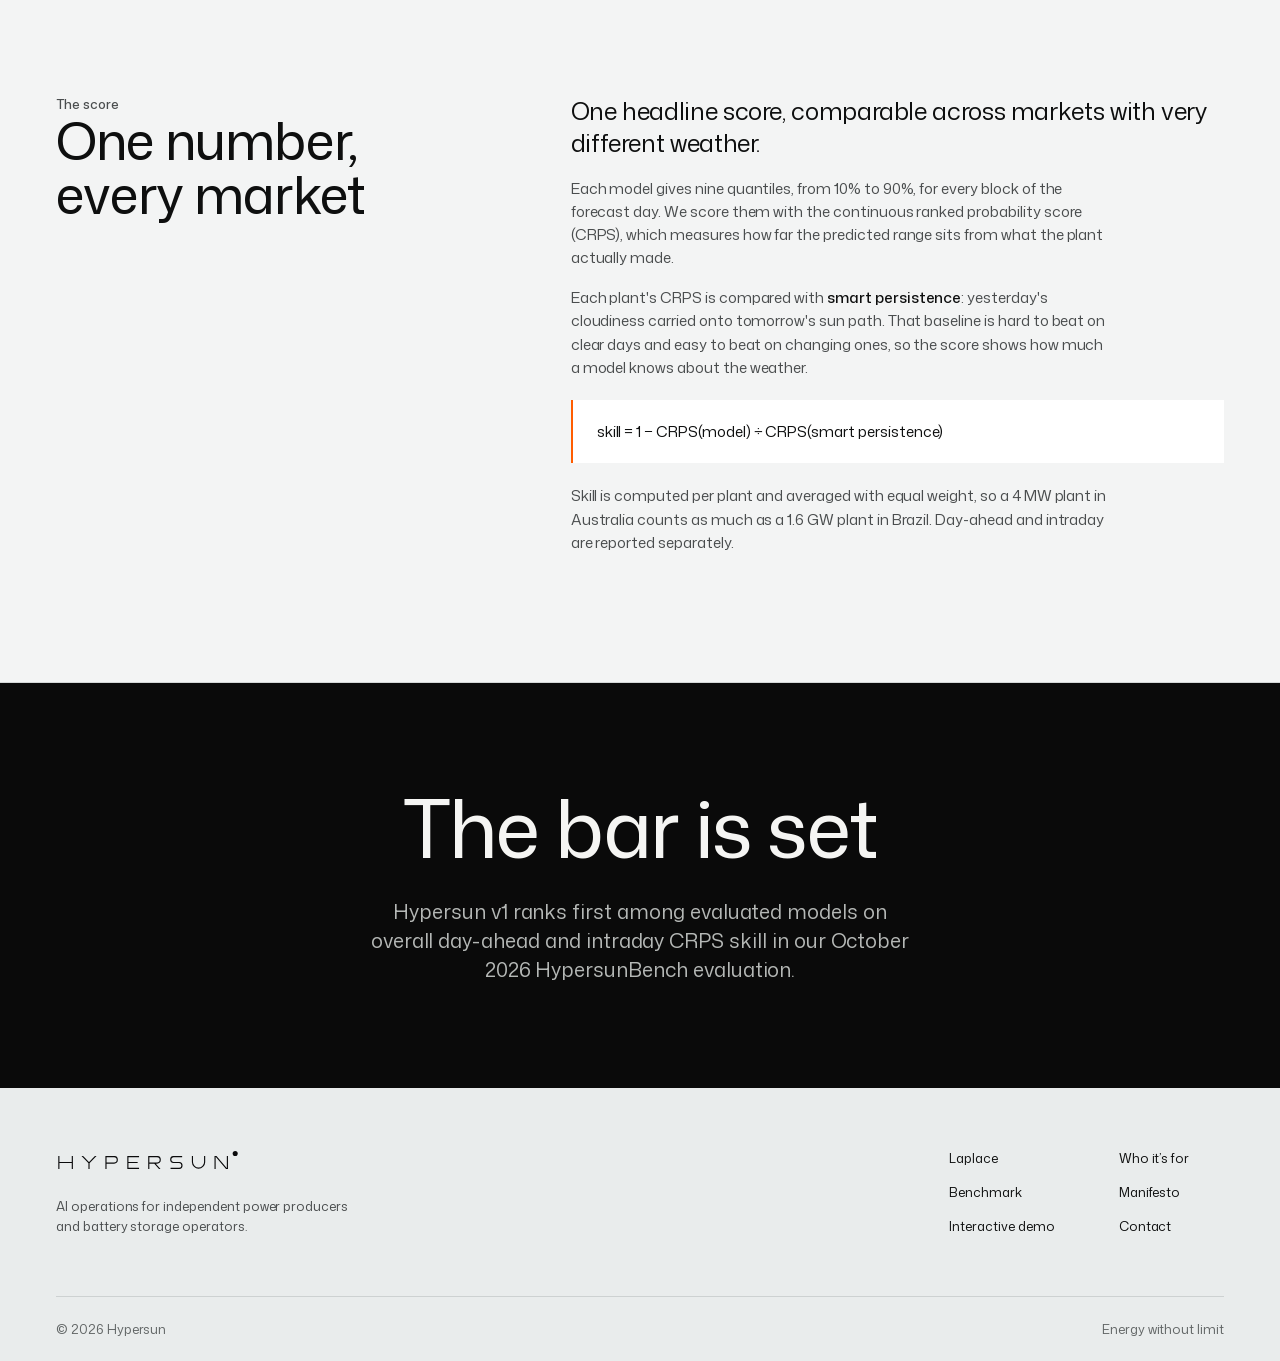
<file: hypersunbench/index.html>
<!doctype html>
<html lang="en">
<head>
<meta charset="utf-8">
<meta name="viewport" content="width=device-width, initial-scale=1">
<title>HypersunBench · Hypersun</title>
<meta name="description" content="HypersunBench October 2026: 2.4 million predictions across 213 solar plants and 44 GW of evaluated capacity. Hypersun v1 ranks first among evaluated models on overall day-ahead and intraday forecast skill.">
<meta property="og:type" content="website">
<meta property="og:site_name" content="Hypersun">
<meta property="og:title" content="HypersunBench · Hypersun">
<meta property="og:description" content="HypersunBench October 2026: 2.4 million predictions across 213 solar plants and 44 GW of evaluated capacity. Hypersun v1 ranks first among evaluated models on overall day-ahead and intraday forecast skill.">
<meta property="og:image" content="https://hypersun.si/assets/og-image.jpg">
<meta name="twitter:card" content="summary_large_image">
<meta name="theme-color" content="#f7f7f7">
<link rel="canonical" href="https://hypersun.si/hypersunbench/">


<link rel="preconnect" href="https://fonts.googleapis.com">
<link href="https://fonts.googleapis.com/css2?family=Geist:wght@300..800&family=Geist+Mono:wght@400;500&family=Instrument+Serif:ital@0;1&display=swap" rel="stylesheet">

<style>
  :root{
    --void:#000; --core:#F6F8FF;
    --c80:rgba(246,248,255,.8); --c55:rgba(246,248,255,.55); --c35:rgba(246,248,255,.35); --c18:rgba(246,248,255,.18); --c08:rgba(246,248,255,.06);
    --corona:143,168,255;
    --sans:"Geist", system-ui, sans-serif; --mono:"Geist Mono", ui-monospace, monospace; --disp:"Big Shoulders Display", "Geist", sans-serif;
    --gut:56px; --ease:cubic-bezier(.16,1,.3,1);
    --glow:0 0 40px rgba(var(--corona),.45), 0 0 6px rgba(255,255,255,.5);
  }
  *{box-sizing:border-box;margin:0;padding:0}
  html{background:var(--void)}
  body{background:var(--void);color:var(--core);font-family:var(--sans);font-size:18px;line-height:1.6;-webkit-font-smoothing:antialiased}
  a{color:inherit}

  nav{position:fixed;top:0;left:0;right:0;z-index:50;display:flex;justify-content:space-between;align-items:center;height:76px;padding:0 var(--gut)}
  nav::before{content:"";position:absolute;left:0;right:0;top:0;height:150px;z-index:-1;pointer-events:none;background:linear-gradient(180deg,rgba(0,0,0,.82) 0,rgba(0,0,0,.5) 45%,rgba(0,0,0,0) 100%)}
  nav .links{display:flex;gap:28px;font-size:13px;color:var(--c80)}
  nav a{text-decoration:none}
  nav .links a[aria-current]{color:var(--core)}

  .eyebrow,.num{font-family:var(--mono);font-size:13px;letter-spacing:.14em;text-transform:uppercase;color:var(--c55)}
  .eyebrow{color:var(--c80)}

  .cover{position:relative;min-height:92vh;min-height:92svh;display:flex;flex-direction:column;justify-content:flex-end;padding:0 var(--gut) 72px;overflow:hidden}
  .cover>img{position:absolute;inset:0;width:100%;height:100%;object-fit:cover;opacity:.5}
  .cover::after{content:"";position:absolute;inset:0;background:linear-gradient(0deg,#000 6%,rgba(0,0,0,.35) 55%,rgba(0,0,0,.65))}
  .cover>*:not(img){position:relative;z-index:1}
  .cover h1{font-family:var(--disp);font-weight:800;text-transform:uppercase;font-size:clamp(64px,12vw,200px);line-height:.84;letter-spacing:.005em;margin-top:18px;text-shadow:var(--glow);overflow-wrap:anywhere}
  .cover p{margin-top:26px;max-width:40ch;font-size:clamp(20px,1.7vw,25px);line-height:1.4;color:var(--c80)}
  .stats{margin-top:48px;display:grid;grid-template-columns:repeat(4,minmax(0,1fr));max-width:1100px;border-top:1px solid var(--c35)}
  .stats div{padding:18px 20px 0 0}
  .stats b{display:block;font-family:var(--disp);font-weight:800;font-size:clamp(36px,3.6vw,56px);line-height:1;letter-spacing:.01em}
  .stats span{display:block;margin-top:8px;font-family:var(--mono);font-size:11.5px;letter-spacing:.12em;text-transform:uppercase;color:var(--c55)}

  .wrap{max-width:calc(1328px + var(--gut) * 2);margin:0 auto;padding:0 var(--gut)}
  section.blk{padding:104px 0;border-top:1px solid var(--c18)}
  .blk h2{margin-top:14px;font-family:var(--disp);font-weight:800;text-transform:uppercase;font-size:clamp(44px,4.6vw,72px);line-height:.92;letter-spacing:.01em}
  .blk .intro{margin-top:22px;max-width:62ch;color:var(--c80)}
  .blk .intro b{font-weight:500;color:var(--core)}

  /* result */
  .result{display:grid;grid-template-columns:minmax(0,5fr) minmax(0,7fr);gap:48px;align-items:end}
  .scores{display:grid;grid-template-columns:repeat(2,minmax(0,1fr));gap:1px;background:var(--c18);border:1px solid var(--c18)}
  .scores div{background:var(--void);padding:28px 28px 26px}
  .scores b{display:block;font-family:var(--disp);font-weight:800;font-size:clamp(72px,8vw,128px);line-height:.85;text-shadow:var(--glow)}
  .scores span{display:block;margin-top:14px;font-size:15px;line-height:1.45;color:var(--c80)}
  .scores i{font-style:normal;display:block;font-family:var(--mono);font-size:11.5px;letter-spacing:.12em;text-transform:uppercase;color:var(--c55);margin-bottom:16px}
  .callout{grid-column:1/-1;display:flex;gap:20px;align-items:baseline;padding:22px 26px;border:1px solid var(--c35);border-radius:4px;font-size:17px;color:var(--c80)}
  .callout b{font-weight:500;color:var(--core)}
  .callout .tag{flex-shrink:0;font-family:var(--mono);font-size:11.5px;letter-spacing:.12em;text-transform:uppercase;color:var(--core)}

  /* leaderboard */
  .lb-hd{display:flex;justify-content:space-between;align-items:flex-end;gap:32px;flex-wrap:wrap}
  .tabs{display:inline-flex;border:1px solid var(--c35);border-radius:999px;padding:3px}
  .tabs button{appearance:none;border:0;background:transparent;color:var(--c80);font:500 14px var(--sans);padding:10px 20px;border-radius:999px;cursor:pointer;min-height:44px;transition:background .2s,color .2s}
  .tabs button[aria-selected="true"]{background:var(--core);color:#000}
  .tabs button:focus-visible{outline:2px solid var(--core);outline-offset:3px}
  .tblwrap{margin-top:36px;overflow-x:auto;-webkit-overflow-scrolling:touch;border-top:1px solid var(--c35)}
  table{width:100%;border-collapse:collapse;min-width:980px;font-variant-numeric:tabular-nums}
  th,td{padding:16px 12px;text-align:right;border-bottom:1px solid var(--c18);white-space:nowrap}
  th{font-family:var(--mono);font-weight:400;font-size:11.5px;letter-spacing:.1em;text-transform:uppercase;color:var(--c55);padding-top:18px;padding-bottom:14px}
  th:first-child,td:first-child{text-align:left;padding-left:0;width:44px;color:var(--c55);font-family:var(--mono);font-size:13px}
  th.l,td.l{text-align:left}
  td.model b{display:block;font-weight:500;font-size:17px}
  .model sup,.mc-hd sup{font-size:.6em;color:var(--c55);margin-left:2px}
  td.model small{display:block;margin-top:2px;font-size:13px;color:var(--c55)}
  td.ov{width:220px}
  .bar{display:flex;align-items:center;justify-content:flex-end;gap:12px}
  .bar i{display:block;height:6px;width:110px;background:var(--c08);border-radius:3px;position:relative;overflow:hidden}
  .bar i::after{content:"";position:absolute;left:0;top:0;bottom:0;width:var(--w);background:var(--c55);border-radius:3px}
  .bar b{font-weight:500;font-size:17px;min-width:4.2ch}
  td.reg{color:var(--c80);font-size:15px}
  td.best{color:var(--core);font-weight:500}
  td.best::after{content:"";display:inline-block;width:5px;height:5px;margin-left:6px;border-radius:50%;background:var(--core);vertical-align:2px;box-shadow:0 0 8px rgba(var(--corona),.9)}
  td.neg{color:var(--c35)}
  td.ov.best::after{display:none}
  tr.us td{background:rgba(var(--corona),.07)}
  tr.us td.model b{text-shadow:0 0 18px rgba(var(--corona),.7)}
  tr.us .bar i::after{background:var(--core);box-shadow:0 0 10px rgba(var(--corona),.9)}
  .notes{margin-top:22px;display:grid;gap:8px;max-width:90ch;font-size:14px;line-height:1.55;color:var(--c55)}
  .notes b{font-weight:500;color:var(--c80)}

  /* money */
  .cash{margin-top:48px;display:grid;grid-template-columns:repeat(3,minmax(0,1fr));gap:1px;background:var(--c18);border:1px solid var(--c18)}
  .cash div{background:var(--void);padding:28px 28px 30px}
  .cash i{font-style:normal;display:block;font-family:var(--mono);font-size:11.5px;letter-spacing:.12em;text-transform:uppercase;color:var(--c55)}
  .cash b{display:block;margin-top:18px;font-family:var(--disp);font-weight:800;font-size:clamp(56px,5.6vw,92px);line-height:.85;text-shadow:var(--glow)}
  .cash span{display:block;margin-top:14px;font-size:15px;line-height:1.45;color:var(--c80)}
  .cash small{display:block;margin-top:16px;padding-top:14px;border-top:1px solid var(--c18);font-size:14px;line-height:1.5;color:var(--c55)}
  .cash small em{font-style:normal;color:var(--core)}
  .mtab{margin-top:56px}
  #mtbl table{min-width:860px}
  td.cut{color:var(--c55);font-size:14px}
  th.grp{text-align:center;border-bottom:0;padding-bottom:0;color:var(--c80)}

  /* bar charts: leader on the left (top on phones) */
  .chips{display:flex;flex-wrap:wrap;gap:8px;margin-top:28px}
  .chips button{appearance:none;border:1px solid var(--c35);background:transparent;color:var(--c80);font:500 13px var(--sans);padding:0 14px;min-height:36px;border-radius:999px;cursor:pointer;transition:background .2s,color .2s,border-color .2s}
  .chips button:hover{border-color:var(--core);color:var(--core)}
  .chips button[aria-pressed="true"]{background:var(--core);border-color:var(--core);color:#000}
  .chips button:focus-visible{outline:2px solid var(--core);outline-offset:3px}
  .viz{margin-top:24px;border:1px solid var(--c18);border-radius:16px;padding:22px 28px 26px;background:radial-gradient(120% 70% at 12% 0%,rgba(var(--corona),.07),transparent 60%),#05060a}
  .viz-sub{display:flex;justify-content:space-between;gap:16px;flex-wrap:wrap;font-family:var(--mono);font-size:11.5px;letter-spacing:.08em;text-transform:uppercase;color:var(--c55)}
  .viz-sub span:last-child{color:var(--c35)}
  .chart{position:relative;margin-top:30px}
  .plot{position:relative;height:300px;display:flex;gap:10px}
  .gl{position:absolute;left:0;right:0;height:0;border-top:1px dashed rgba(246,248,255,.07);pointer-events:none}
  .gl.zero{border-top:1px solid var(--c35)}
  .col{flex:1;min-width:0;display:flex;flex-direction:column;align-items:center;outline:none;cursor:default}
  .col .up{box-sizing:border-box;width:100%;padding-top:46px;display:flex;flex-direction:column;justify-content:flex-end;align-items:center}
  .col .dn{width:100%;display:flex;flex-direction:column;justify-content:flex-start;align-items:center}
  .col .bar{position:relative;flex:none;display:block;width:58%;max-width:76px;font-style:normal;transition:height .6s var(--ease),filter .2s}
  .col .up .bar{border-radius:8px 8px 2px 2px;background:linear-gradient(180deg,rgba(246,248,255,.30),rgba(246,248,255,.07));box-shadow:inset 0 1px 0 rgba(246,248,255,.35)}
  .col .dn .bar{border-radius:2px 2px 8px 8px;background:linear-gradient(0deg,rgba(246,248,255,0),rgba(246,248,255,.12))}
  .col .dn .bar.clip{background:linear-gradient(180deg,rgba(246,248,255,.12),rgba(246,248,255,0))}
  .col.us .up .bar{background:linear-gradient(180deg,#fff,rgba(246,248,255,.78));box-shadow:0 0 34px rgba(var(--corona),.55),0 0 8px rgba(255,255,255,.5)}
  .col .v{position:absolute;left:50%;bottom:100%;transform:translateX(-50%);font-family:var(--disp);font-weight:700;font-size:24px;line-height:1;letter-spacing:.01em;color:var(--c80);padding-bottom:10px;white-space:nowrap;font-variant-numeric:tabular-nums}
  .col .dn .v{bottom:auto;top:100%;padding:10px 0 0;color:var(--c35);font-size:20px}
  .col .dn .bar.deep .v{top:auto;bottom:0;padding:0 0 6px}
  .col.us .v{color:var(--core);font-size:34px;text-shadow:var(--glow)}
  .col:hover .bar,.col:focus-visible .bar{filter:brightness(1.35)}
  .col:focus-visible .v{text-decoration:underline;text-underline-offset:4px}
  .names{display:flex;gap:10px;margin-top:16px;height:58px;overflow:hidden}
  .names div{flex:1;min-width:0;text-align:center}
  .names b{display:block;font-weight:500;font-size:14px;line-height:1.25;color:var(--c80);text-wrap:balance}
  .names small{display:block;margin-top:5px;font-family:var(--mono);font-size:10px;letter-spacing:.1em;text-transform:uppercase;color:var(--c35)}
  .names .us b{color:var(--core);text-shadow:0 0 16px rgba(var(--corona),.8)}
  .tip{position:absolute;z-index:3;pointer-events:none;min-width:180px;padding:12px 14px;background:#0b0c10;border:1px solid var(--c35);border-radius:6px;font-size:13px;line-height:1.5;color:var(--c80);transform:translate(-50%,-100%);opacity:0;transition:opacity .15s}
  .tip.on{opacity:1}
  .tip b{display:block;color:var(--core);font-weight:500;font-size:14px}
  .tip span{display:flex;justify-content:space-between;gap:16px}
  .tip span i{font-style:normal;color:var(--core);font-variant-numeric:tabular-nums}
  .hplot{display:grid;gap:14px}
  .hrow{display:grid;grid-template-columns:minmax(0,38%) minmax(0,1fr);align-items:center;gap:12px;height:54px}
  .hrow .hn b{display:block;font-weight:500;font-size:14.5px;line-height:1.2}
  .hrow .hn small{display:block;font-size:12px;color:var(--c55)}
  .hrow.us .hn b{text-shadow:0 0 16px rgba(var(--corona),.8)}
  .ht{display:grid;align-items:center;min-height:26px}
  .ht .neg{display:flex;justify-content:flex-end;align-items:center;gap:6px;border-right:1px solid var(--c55);height:26px}
  .ht .pos{display:flex;align-items:center;gap:6px;height:26px}
  .ht .bar{flex:none;display:block;height:16px;font-style:normal;background:linear-gradient(90deg,rgba(246,248,255,.07),rgba(246,248,255,.30))}
  .ht .pos .bar{border-radius:2px 8px 8px 2px}
  .ht .neg .bar{border-radius:8px 2px 2px 8px;background:linear-gradient(270deg,rgba(246,248,255,.12),rgba(246,248,255,0))}
  .hrow.us .ht .bar{background:linear-gradient(90deg,rgba(246,248,255,.78),#fff);box-shadow:0 0 22px rgba(var(--corona),.55)}
  .ht .val{font-size:13.5px;font-weight:500;font-variant-numeric:tabular-nums;white-space:nowrap}
  .ht .val.n{color:var(--c55)}
  details.raw{margin-top:36px;border-top:1px solid var(--c18)}
  details.raw summary{cursor:pointer;list-style:none;padding:16px 0;font-family:var(--mono);font-size:12px;letter-spacing:.1em;text-transform:uppercase;color:var(--c55)}
  details.raw summary::-webkit-details-marker{display:none}
  details.raw summary::after{content:" +";color:var(--core)}
  details.raw[open] summary::after{content:" −"}
  details.raw summary:hover{color:var(--core)}
  details.raw .tblwrap{margin-top:0}

  /* phone cards, replace the tables below 640px */
  .cards{display:none}
  .mc{border-bottom:1px solid var(--c18);padding:18px 0}
  .mc.us{background:rgba(var(--corona),.07);margin:0 -16px;padding:18px 16px}
  .mc-hd{display:grid;grid-template-columns:28px minmax(0,1fr) auto;align-items:baseline;gap:10px}
  .mc-hd .rk{font-family:var(--mono);font-size:12px;color:var(--c55)}
  .mc-hd b{display:block;font-weight:500;font-size:17px;line-height:1.25}
  .mc-hd small{display:block;font-size:13px;color:var(--c55)}
  .mc-hd strong{font-family:var(--disp);font-weight:800;font-size:34px;line-height:1}
  .mc.us .mc-hd strong{text-shadow:var(--glow)}
  .mc-hd em{display:block;font-style:normal;font-family:var(--mono);font-size:10px;letter-spacing:.1em;text-transform:uppercase;color:var(--c55);text-align:right}
  .mc dl{margin:14px 0 0 38px;display:grid;grid-template-columns:repeat(4,minmax(0,1fr));gap:10px 8px}
  .mc dl.m3{grid-template-columns:repeat(3,minmax(0,1fr))}
  .mc dt{font-family:var(--mono);font-size:10px;letter-spacing:.08em;text-transform:uppercase;color:var(--c55)}
  .mc dd{font-size:15px;font-variant-numeric:tabular-nums;color:var(--c80)}
  .mc dd.best,.mc dd span.best{color:var(--core);font-weight:500}
  .mc dd.best::after,.mc dd span.best::after{content:"";display:inline-block;width:5px;height:5px;margin-left:5px;border-radius:50%;background:var(--core);vertical-align:2px;box-shadow:0 0 8px rgba(var(--corona),.9)}
  .mc dd.neg{color:var(--c35)}
  .mc dd small{display:block;font-size:12px;color:var(--c55)}

  /* rules */
  .rules{list-style:none;counter-reset:r;margin-top:48px;display:grid;grid-template-columns:repeat(3,minmax(0,1fr));gap:1px;background:var(--c18);border:1px solid var(--c18)}
  .rules li{counter-increment:r;background:var(--void);padding:30px 28px 32px}
  .rules li::before{content:counter(r,decimal-leading-zero);display:block;font-family:var(--mono);font-size:12px;letter-spacing:.12em;color:var(--c55);margin-bottom:20px}
  .rules strong{display:block;font-weight:500;font-size:21px;line-height:1.25}
  .rules span{display:block;margin-top:10px;font-size:16px;line-height:1.55;color:var(--c80)}

  /* markets */
  .markets{margin-top:48px;display:grid;grid-template-columns:repeat(3,minmax(0,1fr));gap:40px 48px}
  .mk{border-top:1px solid var(--c35);padding-top:20px}
  .mk h3{font-family:var(--disp);font-weight:800;text-transform:uppercase;font-size:40px;line-height:.95;letter-spacing:.01em}
  .mk .src{margin-top:6px;font-size:15px;color:var(--c80)}
  .mk dl{margin-top:18px;display:grid;grid-template-columns:auto minmax(0,1fr);gap:7px 18px;font-size:14.5px}
  .mk dt{font-family:var(--mono);font-size:11px;letter-spacing:.1em;text-transform:uppercase;color:var(--c55);padding-top:3px}
  .mk dd{color:var(--core)}
  .mk dd small{color:var(--c55);font-size:13px}

  /* score */
  .score{display:grid;grid-template-columns:minmax(0,5fr) minmax(0,7fr);gap:48px}
  .score .body p{max-width:60ch;color:var(--c80)}
  .score .body p+p{margin-top:1.1em}
  .score .body p.lead{font-size:clamp(22px,1.9vw,28px);line-height:1.35;letter-spacing:-.015em;color:var(--core)}
  .score .body b{font-weight:500;color:var(--core)}
  .eq{margin-top:1.4em;padding:20px 24px;border-left:2px solid var(--core);font-family:var(--mono);font-size:15px;color:var(--core);overflow-wrap:anywhere}

  .close{padding:132px var(--gut) 120px;text-align:center;border-top:1px solid var(--c18)}
  .close h2{font-family:var(--disp);font-weight:800;text-transform:uppercase;font-size:clamp(56px,8vw,132px);line-height:.88;letter-spacing:.01em;text-shadow:var(--glow)}
  .close p{max-width:46ch;margin:32px auto 0;font-size:clamp(19px,1.6vw,23px);line-height:1.45;color:var(--c80)}

  footer{border-top:1px solid var(--c18);padding:40px var(--gut);display:flex;justify-content:space-between;gap:24px;flex-wrap:wrap;font-size:13px;color:var(--c35)}
  footer a{color:var(--c55);text-decoration:none}
  footer a:hover{color:var(--core)}

  .rv{opacity:0;transform:translateY(24px);filter:blur(5px);transition:opacity 1.1s var(--ease),transform 1.1s var(--ease),filter 1.1s var(--ease)}
  .rv.in{opacity:1;transform:none;filter:none}
  @media (prefers-reduced-motion:reduce){.rv{opacity:1;transform:none;filter:none}}
  @media (max-width:1024px){
    .rules,.markets{grid-template-columns:repeat(2,minmax(0,1fr))}
    .cash{grid-template-columns:minmax(0,1fr)}
  }
  @media (max-width:860px){
    :root{--gut:16px}
    body{font-size:16.5px}
    nav .links{gap:16px;font-size:12.5px}
    .cover{padding-bottom:56px}
    .stats{grid-template-columns:repeat(2,minmax(0,1fr))}
    .stats div{padding-bottom:16px}
    section.blk{padding:72px 0}
    .result,.score{grid-template-columns:minmax(0,1fr);gap:32px}
    .scores div{padding:22px 18px}
    .callout{flex-direction:column;gap:8px;padding:18px}
    .rules,.markets{grid-template-columns:minmax(0,1fr)}
    table{min-width:820px}
    td.ov{width:auto}
    .bar i{display:none}
    table{min-width:720px}
    th:nth-child(2),td.model{position:sticky;left:0;z-index:1;background:var(--void);padding-left:10px;box-shadow:1px 0 0 var(--c18)}
    tr.us td.model{background:#0b0d14}
    th:first-child,td:first-child{display:none}
    .close{padding:96px var(--gut) 88px}
  }
  @media (max-width:640px){
    .cover h1{font-size:15.2vw;overflow-wrap:normal}
    .cover p{font-size:18px}
    .stats{margin-top:32px}
    .stats b{font-size:34px}
    section.blk{padding:56px 0}
    .blk h2{font-size:40px}
    .tblwrap{display:none}
    .chart{padding-left:0}
    .viz{padding:18px 16px 20px;border-radius:12px}
    .viz-sub{height:5em;overflow:hidden;align-content:flex-start}
    .chart{margin-top:20px}
    .cards{display:block;margin-top:24px;border-top:1px solid var(--c35)}
    .lb-hd{gap:20px}
    .tabs{width:100%}
    .tabs button{flex:1}
    .scores b{font-size:52px}
    .scores span{font-size:13.5px}
    .cash{margin-top:32px}
    .cash div{padding:22px 18px 24px}
    .cash b{font-size:52px}
    .mtab{margin-top:40px}
    .rules{margin-top:32px}
    .rules li{padding:18px 16px 20px;display:grid;grid-template-columns:30px minmax(0,1fr)}
    .rules li::before{margin:4px 0 0}
    .rules span{grid-column:2}
    .rules strong{font-size:19px}
    .rules span{font-size:15px}
    .markets{margin-top:32px;grid-template-columns:repeat(2,minmax(0,1fr));gap:28px 16px}
    .mk h3{font-size:24px}
    .mk .src{font-size:13px;line-height:1.35}
    .mk dl{grid-template-columns:minmax(0,1fr);gap:0;font-size:13.5px}
    .mk dt{padding-top:8px;font-size:9.5px}
    .mk dd small{display:block}
    .score .body p{font-size:16px}
    .eq{font-size:13px;padding:16px}
    .close h2{font-size:48px}
  }
</style>

<link rel="stylesheet" href="../assets/research-pages.css?v=20261030">
<link rel="stylesheet" href="../assets/site-shell.css?v=20261030">
<script src="../assets/shared-navigation.js?v=20261030" defer></script>
<meta name="twitter:title" content="HypersunBench · Hypersun">
<meta name="twitter:description" content="HypersunBench October 2026: 2.4 million predictions across 213 solar plants and 44 GW of evaluated capacity. Hypersun v1 ranks first among evaluated models on overall day-ahead and intraday forecast skill.">
<link rel="preload" href="../assets/fonts/MonaSans.woff2" as="font" type="font/woff2" crossorigin><link rel="stylesheet" href="../assets/atlas-pages.css?v=20261031consistent"><link rel="icon" href="../favicon.ico?v=20261030" sizes="16x16 32x32 48x48"><link rel="icon" href="../assets/favicon.svg?v=20261030" type="image/svg+xml" sizes="any"><link rel="apple-touch-icon" href="../assets/apple-touch-icon.png?v=20261030" sizes="180x180"></head>
<body class="research-page hypersunbench-page atlas-page atlas-benchmark">
<a class="site-skip" href="#main">Skip to content</a>
<header class="site-header">
<a class="brand" href="../index.html" aria-label="Hypersun home"><img src="../assets/hypersun-wordmark-black.svg" alt="Hypersun" width="184" height="20"></a>
<button class="menu-toggle" type="button" aria-expanded="false" aria-controls="navigation" aria-label="Open navigation"><span></span><span></span></button>
<nav id="navigation" aria-label="Main navigation"><a href="../laplace.html">Laplace</a><a href="../index.html#how">How it works</a><a href="../hypersunbench/" aria-current="page">Benchmark</a><a href="../manifesto/">Manifesto</a><a href="../who.html">Who it’s for</a><a href="../contact.html" class="nav-contact">Start a plant audit</a></nav>
</header>

<main id="main">
<div class="a-dark a-bench-opening"><section class="cover">

  <div class="eyebrow">Introducing HypersunBench · October 2026</div>
  <h1>HypersunBench</h1>
  <p>A multi-country benchmark for solar power forecasting. 44 gigawatts of evaluated solar capacity on five continents, scored against what the plants delivered to the grid.</p>
  <div class="research-actions"><a href="#leaderboard">Explore the results</a><a href="#money">Explore modeled savings</a></div>
  <div class="stats">
    <div><b>44 GW</b><span>Of evaluated solar capacity</span></div>
    <div><b>213</b><span>Power plants</span></div>
    <div><b>5</b><span>Continents</span></div>
    <div><b>2.4M</b><span>Predictions scored</span></div>
  </div>
</section></div>

<div class="wrap">
  <section class="blk">
    <div class="result">
      <div class="rv">
        <div class="num">Result</div>
        <h2>Hypersun v1 ranks first on HypersunBench</h2>
        <p class="intro">In our October 2026 evaluation, <b>Hypersun v1 ranks first among the models evaluated on overall day-ahead and intraday forecast skill</b>. The leaderboard identifies each model version; the methodology describes inputs, test windows, and held-out plants. These are our reported benchmark results, not an independent certification.</p>
      </div>
      <div class="scores rv">
        <div><i>Day-ahead</i><b>0.265</b><span>26.5% lower CRPS relative to smart persistence, averaged across 213 plants. Ranked #1 among evaluated models.</span></div>
        <div><i>Intraday</i><b>0.290</b><span>29.0% lower CRPS relative to smart persistence, averaged across 213 plants. Ranked #1 among evaluated models.</span></div>
      </div>
      <div class="callout rv"><span class="tag">Australia</span><span>Comparison with AEMO’s official forecast. <b>On Australia's 88 plants it outscores AEMO's official day-ahead forecast, 0.297 to 0.274.</b></span></div>
    </div>
  </section>

  <section class="blk" id="leaderboard">
    <div class="lb-hd rv">
      <div>
        <div class="num">Leaderboard</div>
        <h2>Forecast skill</h2>
        <p class="intro">Higher is better. A score of 0.30 means 30% lower CRPS than smart persistence. Pick a market to see who leads there.</p>
      </div>
      <div class="tabs" role="tablist" aria-label="Task">
        <button role="tab" id="tab-da" aria-selected="true" aria-controls="lb" data-task="da">Day-ahead</button>
        <button role="tab" id="tab-id" aria-selected="false" aria-controls="lb" data-task="id" tabindex="-1">Intraday</button>
      </div>
    </div>
    <div class="chips rv" id="lbchips" role="group" aria-label="Market"></div>
    <div class="viz rv"><div class="viz-sub"><span id="lbsub"></span><span>Higher is better</span></div><div class="chart" id="lbchart" role="img" aria-label="Forecast skill by model"></div></div>
    <details class="raw rv"><summary>See every number</summary>
    <div class="tblwrap" id="lb" role="tabpanel" aria-labelledby="tab-da" tabindex="0">
      <table>
        <thead><tr><th>#</th><th class="l">Model</th><th>Overall</th><th>AU</th><th>BR</th><th>IN</th><th>ES/IT</th><th>GB</th><th>US</th><th>Held-out</th><th>nMAE</th></tr></thead>
        <tbody id="rows"></tbody>
      </table>
    </div>
    <div class="cards" id="rowsm"></div>
    </details>
    <div class="notes rv">
      <p><b>Overall</b> is the equal-weight mean over all 213 plants. <b>Held-out</b> is the 43 plants no model was trained on. <b>nMAE</b> is mean absolute error as a percentage of plant capacity, lower is better.</p>
      <p>Smart persistence, the zero point of the scale, has a day-ahead nMAE of 16.0% and an intraday nMAE of 14.4%. Every model runs through its official release.</p>
    </div>
  </section>

  </div><div class="a-dark a-commercial"><div class="wrap"><section class="blk" id="money">
    <div class="rv">
      <div class="num">The money</div>
      <h2>What forecast skill could be worth</h2>
      <p class="intro">We estimate the commercial value of forecast improvements using the test-period data and <b>the market rules and prices described below</b>. These are modeled savings against smart persistence, annualized from the benchmark—not verified customer savings.</p>
    </div>
    <div class="cash rv">
      <div><i>India · deviation penalties</i><b>₹1.21 cr</b><span>estimated savings per 100 MW per year with Hypersun v1, day-ahead. Modeled penalty reduction: 17%.</span>
        <small>The modeled baseline cost is <em>₹365 per MWh</em> in penalties, about 15% of the plant's revenue. For intraday forecasts, estimated annual savings are <em>₹2.50 cr</em> per 100 MW, a 34% reduction in modeled penalties.</small></div>
      <div><i>Spain &amp; Italy · imbalance costs</i><b>€431k</b><span>estimated savings per 100 MW per year with Hypersun v1, day-ahead. Modeled imbalance-cost reduction: 33%.</span>
        <small>The modeled baseline cost is <em>€6.54 per MWh</em> in imbalance costs. For intraday forecasts, estimated annual savings are <em>€347k</em> per 100 MW, a 29% reduction in modeled costs.</small></div>
      <div><i>Great Britain · imbalance costs</i><b>£131k</b><span>estimated savings per 100 MW per year with Hypersun v1, day-ahead. Modeled cost reduction: 63%.</span>
        <small>The modeled baseline cost is <em>£1.27 per MWh</em> in imbalance costs. For intraday forecasts, estimated annual savings are <em>£44k</em> per 100 MW, a 33% reduction in modeled costs.</small></div>
    </div>
    <div class="lb-hd mtab rv">
      <div><div class="num">Modeled annual savings per 100 MW, versus smart persistence</div></div>
      <div class="tabs" role="tablist" aria-label="Task">
        <button role="tab" id="mtab-da" aria-selected="true" aria-controls="mtbl" data-task="da">Day-ahead</button>
        <button role="tab" id="mtab-id" aria-selected="false" aria-controls="mtbl" data-task="id" tabindex="-1">Intraday</button>
      </div>
    </div>
    <div class="chips rv" id="mchips" role="group" aria-label="Market"></div>
    <div class="viz rv"><div class="viz-sub"><span id="msub"></span><span>Higher is better</span></div><div class="chart" id="mchart" role="img" aria-label="Penalty savings by model"></div></div>
    <details class="raw rv"><summary>See every number</summary>
    <div class="tblwrap" id="mtbl" role="tabpanel" aria-labelledby="mtab-da" tabindex="0">
      <table>
        <thead><tr><th></th><th></th><th class="grp" colspan="2">India</th><th class="grp" colspan="2">Spain / Italy</th><th class="grp" colspan="2">Great Britain</th></tr>
        <tr><th>#</th><th class="l">Model</th><th>Saved</th><th>Penalty cut</th><th>Saved</th><th>Cost cut</th><th>Saved</th><th>Cost cut</th></tr></thead>
        <tbody id="mrows"></tbody>
      </table>
    </div>
    <div class="cards" id="mrowsm"></div>
    </details>
    <div class="notes rv">
      <p><b>India:</b> CERC Deviation Settlement Mechanism 2024, at a ₹2.50/kWh contract rate for every plant. <b>Spain and Italy:</b> ENTSO-E imbalance prices against the day-ahead price of the plant's zone. <b>Great Britain:</b> Elexon system price against the market index price.</p>
      <p>The schedule is each model's median forecast. Savings are estimated against smart persistence on the test window and scaled to a full year. This commercial comparison covers India, Spain, Italy, and Great Britain; Australia, Brazil, and the US are not included.</p>
    </div>
  </section></div></div><div class="wrap">

  <section class="blk">
    <div class="rv">
      <div class="num">The rules</div>
      <h2>Forecasts tested against market deadlines</h2>
      <p class="intro">HypersunBench evaluates forecasts at the deadlines operators work to, using inputs available at issuance. Held-out plants and probability scoring test how models generalize and handle uncertainty.</p>
    </div>
    <ol class="rules rv">
      <li><strong>The real market deadline</strong><span>Each day-ahead forecast is issued at the market's own cut-off on the day before, using only data observed by then. Intraday forecasts are revised at 08:00, 11:00 and 14:00 local time.</span></li>
      <li><strong>No peeking at the future</strong><span>Every input a model uses must have existed before the forecast was issued. Nothing measured after the deadline, nothing reconstructed in hindsight.</span></li>
      <li><strong>Plants the model has never seen</strong><span>About one plant in five in each market is held out of training. Those plants count in the score and are also reported on their own.</span></li>
      <li><strong>Scored on probabilities</strong><span>Models give a range of outcomes for every block of the day, not one number. The score rewards being both close and honest about uncertainty.</span></li>
      <li><strong>Curtailment removed</strong><span>Hours when the grid told a plant to turn down are excluded, or scored against the operator's estimate of available power. The benchmark measures weather-driven output.</span></li>
      <li><strong>Recent data</strong><span>Test windows are recent: April to September 2026 in most markets, July to October in India. The one exception, the US in 2022, is disclosed.</span></li>
    </ol>
  </section>

  <section class="blk">
    <div class="rv">
      <div class="num">Markets</div>
      <h2>Five continents, six grids</h2>
      <p class="intro">From Australia to Brazil, from monsoon India to the English countryside, every plant is scored on the meter data its own grid operator publishes.</p>
    </div>
    <div class="markets" id="markets"></div>
  </section>

  <section class="blk">
    <div class="score">
      <div class="rv"><div class="num">The score</div><h2>One number, every market</h2></div>
      <div class="body rv">
        <p class="lead">One headline score, comparable across markets with very different weather.</p>
        <p>Each model gives nine quantiles, from 10% to 90%, for every block of the forecast day. We score them with the continuous ranked probability score (CRPS), which measures how far the predicted range sits from what the plant actually made.</p>
        <p>Each plant's CRPS is compared with <b>smart persistence</b>: yesterday's cloudiness carried onto tomorrow's sun path. That baseline is hard to beat on clear days and easy to beat on changing ones, so the score shows how much a model knows about the weather.</p>
        <div class="eq">skill = 1 − CRPS(model) ÷ CRPS(smart persistence)</div>
        <p style="margin-top:1.4em">Skill is computed per plant and averaged with equal weight, so a 4 MW plant in Australia counts as much as a 1.6 GW plant in Brazil. Day-ahead and intraday are reported separately.</p>
      </div>
    </div>
  </section>
</div>

<section class="close">
  <h2 class="rv">The bar is set</h2>
  <p class="rv">Hypersun v1 ranks first among evaluated models on overall day-ahead and intraday CRPS skill in our October 2026 HypersunBench evaluation.</p>
</section>
</main>

<footer class="a-footer"><div class="a-wrap"><div class="a-footer-top"><div><a href="../index.html" aria-label="Hypersun home"><img src="../assets/hypersun-wordmark-black.svg" alt="Hypersun" width="184" height="20"></a><p>AI operations for independent power producers <br>and battery storage operators.</p></div><nav aria-label="Footer"><a href="../laplace.html">Laplace</a><a href="../who.html">Who it’s for</a><a href="../hypersunbench/">Benchmark</a><a href="../manifesto/">Manifesto</a><a href="../demo/">Interactive demo</a><a href="../contact.html">Contact</a></nav></div><div class="a-footer-bottom"><span>© 2026 Hypersun</span><span>Energy without limit</span></div></div></footer>

<script>
  // HypersunBench v1 test results; history-only runs are not listed
  const REG = ['AU','BR','IN','ESIT','GB','US'];
  const RUNS = [
    {name:'Hypersun v1', by:'Hypersun', us:true,
      m:{da:[[121100,4309,1312],[301.65,4.372,.4743]], id:[[249539,3465,441],[255.29,4.178,.5499]]},
      da:[.265,.297,.267,.151,.187,.272,.317,.278,11.97], id:[.290,.310,.306,.217,.181,.272,.374,.293,10.48]},
    {name:'Timestral 209M', by:'Mistral AI',
      m:{da:[[119654,4326,1217],[302.41,4.363,.5319]], id:[[248959,3690,397],[255.59,4.065,.5765]]},
      da:[.258,.293,.257,.141,.182,.260,.310,.271,12.08], id:[.288,.312,.300,.214,.179,.268,.372,.291,10.50]},
    {name:'Chronos-2', by:'Amazon',
      m:{da:[[66959,3357,1330],[330.00,4.850,.4633]], id:[[220490,3282,575],[270.50,4.270,.4688]]},
      da:[.245,.266,.256,.110,.195,.240,.275,.256,12.33], id:[.279,.287,.304,.194,.200,.245,.353,.283,10.64]},
    {name:'TimesFM 3.0', by:'Google',
      m:{da:[[109298,3837,1004],[307.83,4.609,.6615]], id:[[251863,3002,291],[254.07,4.411,.6409]]},
      da:[.243,.282,.240,.127,.152,.250,.292,.258,12.25], id:[.269,.294,.277,.214,.153,.254,.356,.272,10.73]},
    {name:'Opus 5.5', by:'Anthropic', est:true,
      m:{da:[[34886,2999,670],[345.56,5.044,.8444]], id:[[208494,4697,-395],[276.30,3.534,1.027]]},
      da:[.216,.274,.244,.076,.127,.170,.295,.230,12.72], id:[.260,.278,.295,.193,.161,.218,.339,.240,10.96]},
    {name:'GPT-6 Sol', by:'OpenAI', est:true,
      m:{da:[[59881,3018,839],[333.00,5.034,.7483]], id:[[201079,3545,-364],[280.03,4.133,1.0093]]},
      da:[.216,.245,.239,.079,.120,.231,.272,.215,12.65], id:[.248,.263,.285,.181,.138,.220,.327,.238,11.03]},
    {name:'DeepSeek V4.1 Flash', by:'DeepSeek', est:true,
      m:{da:[[-103000,1300,834],[415.63,5.777,.7582]], id:[[632,1504,259],[381.67,5.092,.6577]]},
      da:[.177,.281,.148,-.029,.205,.149,.193,.228,13.03], id:[.179,.205,.170,.027,.193,.168,.232,.199,11.95]},
    {name:'Kimi K3 (non-reasoning)', by:'Moonshot AI', est:true,
      m:{da:[[-197090,-1821,758],[463.29,7.216,.8028]], id:[[-75066,-2213,720],[420.01,6.806,.3855]]},
      da:[.009,.085,.096,-.087,.119,-.085,-.186,.142,15.26], id:[.011,.015,.112,-.082,-.071,-.005,.020,.037,13.73]},
    {name:'GLM-5.3 (non-reasoning)', by:'Zhipu AI', est:true,
      m:{da:[[-315994,-4608,1448],[523.51,8.501,.3959]], id:[[-196984,-3438,-338],[481.76,7.370,1.0093]]},
      da:[.007,.088,.066,-.237,-.013,.002,.025,.055,15.55], id:[-.050,.015,.003,-.168,-.208,-.080,.061,.023,14.67]},
    {name:'TiRex-2', by:'NXAI',
      m:{da:[[49752,3585,1113],[339.00,4.736,.5953]], id:[[184748,2783,410],[289.21,4.521,.5686]]},
      da:[.215,.244,.221,.073,.153,.226,.261,.231,12.73], id:[.231,.237,.254,.150,.161,.213,.311,.238,11.34]},
    {name:'PVWatts + LightGBM', by:'Physics baseline',
      m:{da:[[-81763,453,1156],[407.85,6.311,.5687]], id:[[-15939,879,434],[394.27,5.479,.5542]]},
      da:[.070,.086,.068,-.035,.054,.095,.122,.082,15.07], id:[.070,.078,.076,-.045,.066,.084,.146,.062,13.56]},
    {name:'Moirai 2.0 small', by:'Salesforce',
      m:{da:[[-370856,495,200],[559.19,6.289,1.1492]], id:[[-131364,160,-79],[454.69,5.840,.8657]]},
      da:[-.027,-.041,.011,-.266,.050,.008,-.074,-.006,16.96], id:[.043,.057,.069,-.099,-.006,.018,.047,.056,14.12]},
  ];
  // penalty cost per MWh of the baseline (smart persistence), [IN ₹, ES/IT €, GB £]
  const REF = {da:[365.05,6.538,1.2707], id:[385.92,5.921,.8176]};
  const MONEY = [v => `₹${(v * 100 / 1e7).toFixed(2)} cr`, v => `€${Math.round(v * 100 / 1e3)}k`, v => `£${Math.round(v * 100 / 1e3)}k`];
  const MARKETS = [
    {r:'Australia', src:'AEMO, National Electricity Market', sites:88, res:'15 min', dl:'12:30 AEST, day before', win:'Apr – Sep 2026'},
    {r:'Brazil', src:'ONS, national grid operator', sites:78, res:'1 hour', dl:'10:00 BRT, day before', win:'Apr – Sep 2026'},
    {r:'India', src:'SRLDC, southern regional grid', sites:14, res:'15 min', dl:'06:00 IST, day before', win:'Jul – Oct 2026'},
    {r:'Spain / Italy', src:'ENTSO-E transparency platform', sites:21, res:'1 hour', dl:'12:00 CET, day before', win:'Apr – Sep 2026'},
    {r:'Great Britain', src:'Elexon BMRS', sites:7, res:'30 min', dl:'09:50 local, day before', win:'Apr – Sep 2026'},
    {r:'United States', src:'NREL PVDAQ', sites:5, res:'15 min', dl:'10:00 local, day before', win:'Jun – Nov 2022', note:'older data, disclosed'},
  ];

  const f3 = v => (v < 0 ? '−' : '') + Math.abs(v).toFixed(3).replace(/^0/, '');
  const esc = s => s.replace(/[&<>"]/g, c => ({'&':'&amp;','<':'&lt;','>':'&gt;','"':'&quot;'}[c]));
  const rows = document.getElementById('rows'), rowsm = document.getElementById('rowsm');
  function render(task){
    const runs = [...RUNS].sort((a, b) => b[task][0] - a[task][0]);
    const best = RUNS[0][task].map((_, i) => Math.max(...RUNS.map(r => r[task][i])));
    const nmaeBest = Math.min(...RUNS.map(r => r[task][8]));
    const max = best[0];
    rows.innerHTML = runs.map((r, k) => {
      const s = r[task], ov = s[0];
      const cell = i => `<td class="reg${s[i] === best[i] ? ' best' : ''}${s[i] < 0 ? ' neg' : ''}">${f3(s[i])}</td>`;
      return `<tr${r.us ? ' class="us"' : ''}><td>${String(k + 1).padStart(2, '0')}</td>`
        + `<td class="l model"><b>${esc(r.name)}</b><small>${esc(r.by)}</small></td>`
        + `<td class="ov${ov === best[0] ? ' best' : ''}"><span class="bar"><i style="--w:${Math.max(0, ov / max * 100)}%"></i><b>${f3(ov)}</b></span></td>`
        + REG.map((_, j) => cell(j + 1)).join('') + cell(7)
        + `<td class="reg${s[8] === nmaeBest ? ' best' : ''}">${s[8].toFixed(1)}%</td></tr>`;
    }).join('');
    const lab = ['AU','BR','IN','ES/IT','GB','US','Held-out'];
    rowsm.innerHTML = runs.map((r, k) => {
      const s = r[task];
      return `<div class="mc${r.us ? ' us' : ''}"><div class="mc-hd"><span class="rk">${String(k + 1).padStart(2, '0')}</span>`
        + `<div><b>${esc(r.name)}</b><small>${esc(r.by)}</small></div><div><strong>${f3(s[0])}</strong><em>Overall</em></div></div><dl>`
        + lab.map((l, i) => `<div><dt>${l}</dt><dd class="${s[i + 1] === best[i + 1] ? 'best' : ''}${s[i + 1] < 0 ? ' neg' : ''}">${f3(s[i + 1])}</dd></div>`).join('')
        + `<div><dt>nMAE</dt><dd class="${s[8] === nmaeBest ? 'best' : ''}">${s[8].toFixed(1)}%</dd></div></dl></div>`;
    }).join('');
  }
  render('da');

  // bar chart: items [{name, by, us, v, tip}], sorted high to low; leader on the left (top on phones)
  const phone = matchMedia('(max-width:640px)');
  function niceStep(r){ const e = 10 ** Math.floor(Math.log10(r / 4)), f = r / 4 / e; return (f < 1.5 ? 1 : f < 3.5 ? 2 : f < 7.5 ? 5 : 10) * e; }
  function bars(el, items, fmt, ticks = true){
    items = [...items].sort((a, b) => b.v - a.v);
    const hi = Math.max(0, ...items.map(d => d.v)), lo = Math.min(0, ...items.map(d => d.v));
    const step = niceStep(hi - lo || 1), top = Math.ceil(hi / step) * step, bot = Math.floor(lo / step) * step;
    const range = (top - bot) || 1, P = top / range * 100;
    const pct = (v, edge) => edge ? Math.abs(v) / Math.abs(edge) * 100 : 0;
    el._items = items;
    if (phone.matches) {
      el.innerHTML = '<div class="hplot">' + items.map((d, k) => `<div class="hrow${d.us ? ' us' : ''}"><div class="hn"><b>${k + 1}. ${esc(d.name)}</b><small>${esc(d.by)}</small></div>`
        + `<div class="ht" style="grid-template-columns:18% minmax(0,1fr)"><div class="neg">${d.v < 0 ? `<i class="bar" style="width:${pct(d.v, bot)}%"></i>` : ''}</div>`
        + `<div class="pos">${d.v >= 0 ? `<i class="bar" style="width:${pct(d.v, top) * .72}%"></i>` : ''}<span class="val${d.v < 0 ? ' n' : ''}">${fmt(d.v)}</span></div></div></div>`).join('') + '</div>';
      return;
    }
    // fixed geometry so switching views never moves the axis: zero line at 80%, a fixed band below it for losses
    // (deeper losses fade out; their value is still printed)
    const Pv = 80, floor = -top * (100 - Pv) / Pv, vr = top - floor;
    let grid = '';
    for (let t = 0; t <= top + step / 2; t += step) grid += `<div class="gl${t < step / 2 ? ' zero' : ''}" style="bottom:calc(${100 - Pv}% + (${Pv}% - 46px) * ${t / top})"></div>`;
    el.innerHTML = `<div class="plot">${grid}` + items.map((d, k) =>
      `<div class="col${d.us ? ' us' : ''}" tabindex="0" data-k="${k}" aria-label="${esc(d.name)}, ${esc(d.by)}: ${fmt(d.v)}">`
      + `<div class="up" style="height:${Pv}%">${d.v >= 0 ? `<i class="bar" style="height:${pct(d.v, top)}%"><span class="v">${fmt(d.v)}</span></i>` : ''}</div>`
      + `<div class="dn" style="height:${100 - Pv}%">${d.v < 0 ? `<i class="bar${d.v < floor ? ' clip' : ''}${pct(d.v, floor) > 45 ? ' deep' : ''}" style="height:${Math.min(100, pct(d.v, floor))}%"><span class="v">${fmt(d.v)}</span></i>` : ''}</div></div>`).join('')
      + `</div><div class="names">` + items.map(d => `<div${d.us ? ' class="us"' : ''}><b>${esc(d.name)}</b><small>${esc(d.by)}</small></div>`).join('') + '</div><div class="tip"></div>';
  }
  function hover(el){
    const show = col => {
      const tip = el.querySelector('.tip'), d = el._items[+col.dataset.k];
      if (!tip || !d) return;
      tip.innerHTML = `<b>${esc(d.name)}</b>` + d.tip.map(([k, v]) => `<span>${k}<i>${v}</i></span>`).join('');
      const r = col.getBoundingClientRect(), c = el.getBoundingClientRect(), bar = col.querySelector('.bar') || col;
      tip.style.left = (r.left - c.left + r.width / 2) + 'px';
      tip.style.top = (bar.getBoundingClientRect().top - c.top - 8) + 'px';
      tip.classList.add('on');
    };
    const hide = () => el.querySelector('.tip')?.classList.remove('on');
    el.addEventListener('pointerover', e => { const col = e.target.closest('.col'); col ? show(col) : hide(); });
    el.addEventListener('pointerleave', hide);
    el.addEventListener('focusin', e => { const col = e.target.closest('.col'); if (col) show(col); });
    el.addEventListener('focusout', hide);
  }
  function chips(el, labels, onPick){
    el.innerHTML = labels.map((l, i) => `<button type="button" aria-pressed="${i === 0}">${l}</button>`).join('');
    el.querySelectorAll('button').forEach((b, i) => b.addEventListener('click', () => {
      el.querySelectorAll('button').forEach(x => x.setAttribute('aria-pressed', x === b));
      onPick(i);
    }));
  }

  // skill chart: metric index into the score arrays
  const SK = [['Overall', 0], ['Held-out', 7], ['Australia', 1], ['Brazil', 2], ['India', 3], ['Spain / Italy', 4], ['Great Britain', 5], ['United States', 6]];
  let lbTask = 'da', lbMetric = 0;
  const lbchart = document.getElementById('lbchart');
  function drawSkill(){
    const i = SK[lbMetric][1];
    document.getElementById('lbsub').textContent = `Skill vs smart persistence · ${SK[lbMetric][0]} · ${lbTask === 'da' ? 'Day-ahead' : 'Intraday'}`;
    bars(lbchart, RUNS.map(r => ({name: r.name, by: r.by, us: r.us, v: r[lbTask][i],
      tip: [['Skill', f3(r[lbTask][i])], ['Overall', f3(r[lbTask][0])], ['Held-out', f3(r[lbTask][7])], ['nMAE', r[lbTask][8].toFixed(1) + '%']]})), f3);
  }
  chips(document.getElementById('lbchips'), SK.map(m => m[0]), i => { lbMetric = i; drawSkill(); });
  hover(lbchart);
  drawSkill();

  const mrows = document.getElementById('mrows'), mrowsm = document.getElementById('mrowsm');
  function renderMoney(task){
    const priced = RUNS.filter(r => r.m);
    const runs = [...priced].sort((a, b) => b[task][0] - a[task][0]);
    const best = [0, 1, 2].map(i => Math.max(...priced.map(r => r.m[task][0][i])));
    const sign = (v, f) => (v < 0 ? '−' : '') + f(Math.abs(v));
    mrows.innerHTML = runs.map((r, k) => {
      const [save, cost] = r.m[task];
      return `<tr${r.us ? ' class="us"' : ''}><td>${String(k + 1).padStart(2, '0')}</td>`
        + `<td class="l model"><b>${esc(r.name)}</b><small>${esc(r.by)}</small></td>`
        + [0, 1, 2].map(i => {
            const cut = 1 - cost[i] / REF[task][i];
            return `<td class="reg${save[i] === best[i] ? ' best' : ''}${save[i] < 0 ? ' neg' : ''}">${sign(save[i], MONEY[i])}</td>`
              + `<td class="cut${cut < 0 ? ' neg' : ''}">${cut < 0 ? '+' + Math.round(-cut * 100) + '% more' : Math.round(cut * 100) + '%'}</td>`;
          }).join('') + '</tr>';
    }).join('');
    const lab = ['India','Spain/Italy','GB'];
    mrowsm.innerHTML = runs.map((r, k) => {
      const [save, cost] = r.m[task];
      return `<div class="mc${r.us ? ' us' : ''}"><div class="mc-hd"><span class="rk">${String(k + 1).padStart(2, '0')}</span>`
        + `<div><b>${esc(r.name)}</b><small>${esc(r.by)}</small></div><span></span></div><dl class="m3">`
        + [0, 1, 2].map(i => {
            const cut = 1 - cost[i] / REF[task][i];
            return `<div><dt>${lab[i]}</dt><dd class="${save[i] < 0 ? 'neg' : ''}"><span class="${save[i] === best[i] ? 'best' : ''}">${sign(save[i], MONEY[i])}</span>`
              + `<small>${cut < 0 ? Math.round(-cut * 100) + '% more' : Math.round(cut * 100) + '% cut'}</small></dd></div>`;
          }).join('') + '</dl></div>';
    }).join('');
  }
  renderMoney('da');

  // money chart: saving per 100 MW per year in one market
  const MK = ['India', 'Spain / Italy', 'Great Britain'];
  let mTask = 'da', mMetric = 0;
  const mchart = document.getElementById('mchart');
  function drawMoney(){
    document.getElementById('msub').textContent = `Saved per 100 MW per year · ${MK[mMetric]} · ${mTask === 'da' ? 'Day-ahead' : 'Intraday'}`;
    const i = mMetric, sign = v => (v < 0 ? '−' : '') + MONEY[i](Math.abs(v));
    bars(mchart, RUNS.filter(r => r.m).map(r => {
      const [save, cost] = r.m[mTask], cut = 1 - cost[i] / REF[mTask][i];
      return {name: r.name, by: r.by, us: r.us, v: save[i],
        tip: [['Saved per 100 MW / yr', sign(save[i])], [cut < 0 ? 'Penalties' : 'Penalty cut', cut < 0 ? Math.round(-cut * 100) + '% more' : Math.round(cut * 100) + '%']]};
    }), sign, false);
  }
  chips(document.getElementById('mchips'), MK, i => { mMetric = i; drawMoney(); });
  hover(mchart);
  drawMoney();
  phone.addEventListener('change', () => { drawSkill(); drawMoney(); });

  for (const list of document.querySelectorAll('.tabs')) {
    const tabs = [...list.querySelectorAll('button')];
    const panel = document.getElementById(tabs[0].getAttribute('aria-controls'));
    const draw = panel.id === 'lb' ? t => { render(t); lbTask = t; drawSkill(); } : t => { renderMoney(t); mTask = t; drawMoney(); };
    const select = t => {
      tabs.forEach(b => { const on = b === t; b.setAttribute('aria-selected', on); b.tabIndex = on ? 0 : -1; });
      panel.setAttribute('aria-labelledby', t.id);
      draw(t.dataset.task);
    };
    tabs.forEach(t => {
      t.addEventListener('click', () => select(t));
      t.addEventListener('keydown', e => {
        if (e.key !== 'ArrowLeft' && e.key !== 'ArrowRight') return;
        const n = tabs[(tabs.indexOf(t) + 1) % tabs.length];
        select(n); n.focus();
      });
    });
  }

  document.getElementById('markets').innerHTML = MARKETS.map(m =>
    `<div class="mk rv"><h3>${m.r}</h3><div class="src">${m.src}</div><dl>`
    + `<dt>Plants</dt><dd>${m.sites}</dd><dt>Scored at</dt><dd>${m.res}</dd>`
    + `<dt>Deadline</dt><dd>${m.dl}</dd><dt>Test window</dt><dd>${m.win}${m.note ? ` <small>· ${m.note}</small>` : ''}</dd></dl></div>`).join('');

  const io = new IntersectionObserver(es => es.forEach(e => { if (e.isIntersecting) { e.target.classList.add('in'); io.unobserve(e.target); } }), {threshold: .12});
  document.querySelectorAll('.rv').forEach(el => io.observe(el));
</script>
</body>
</html>
</file>
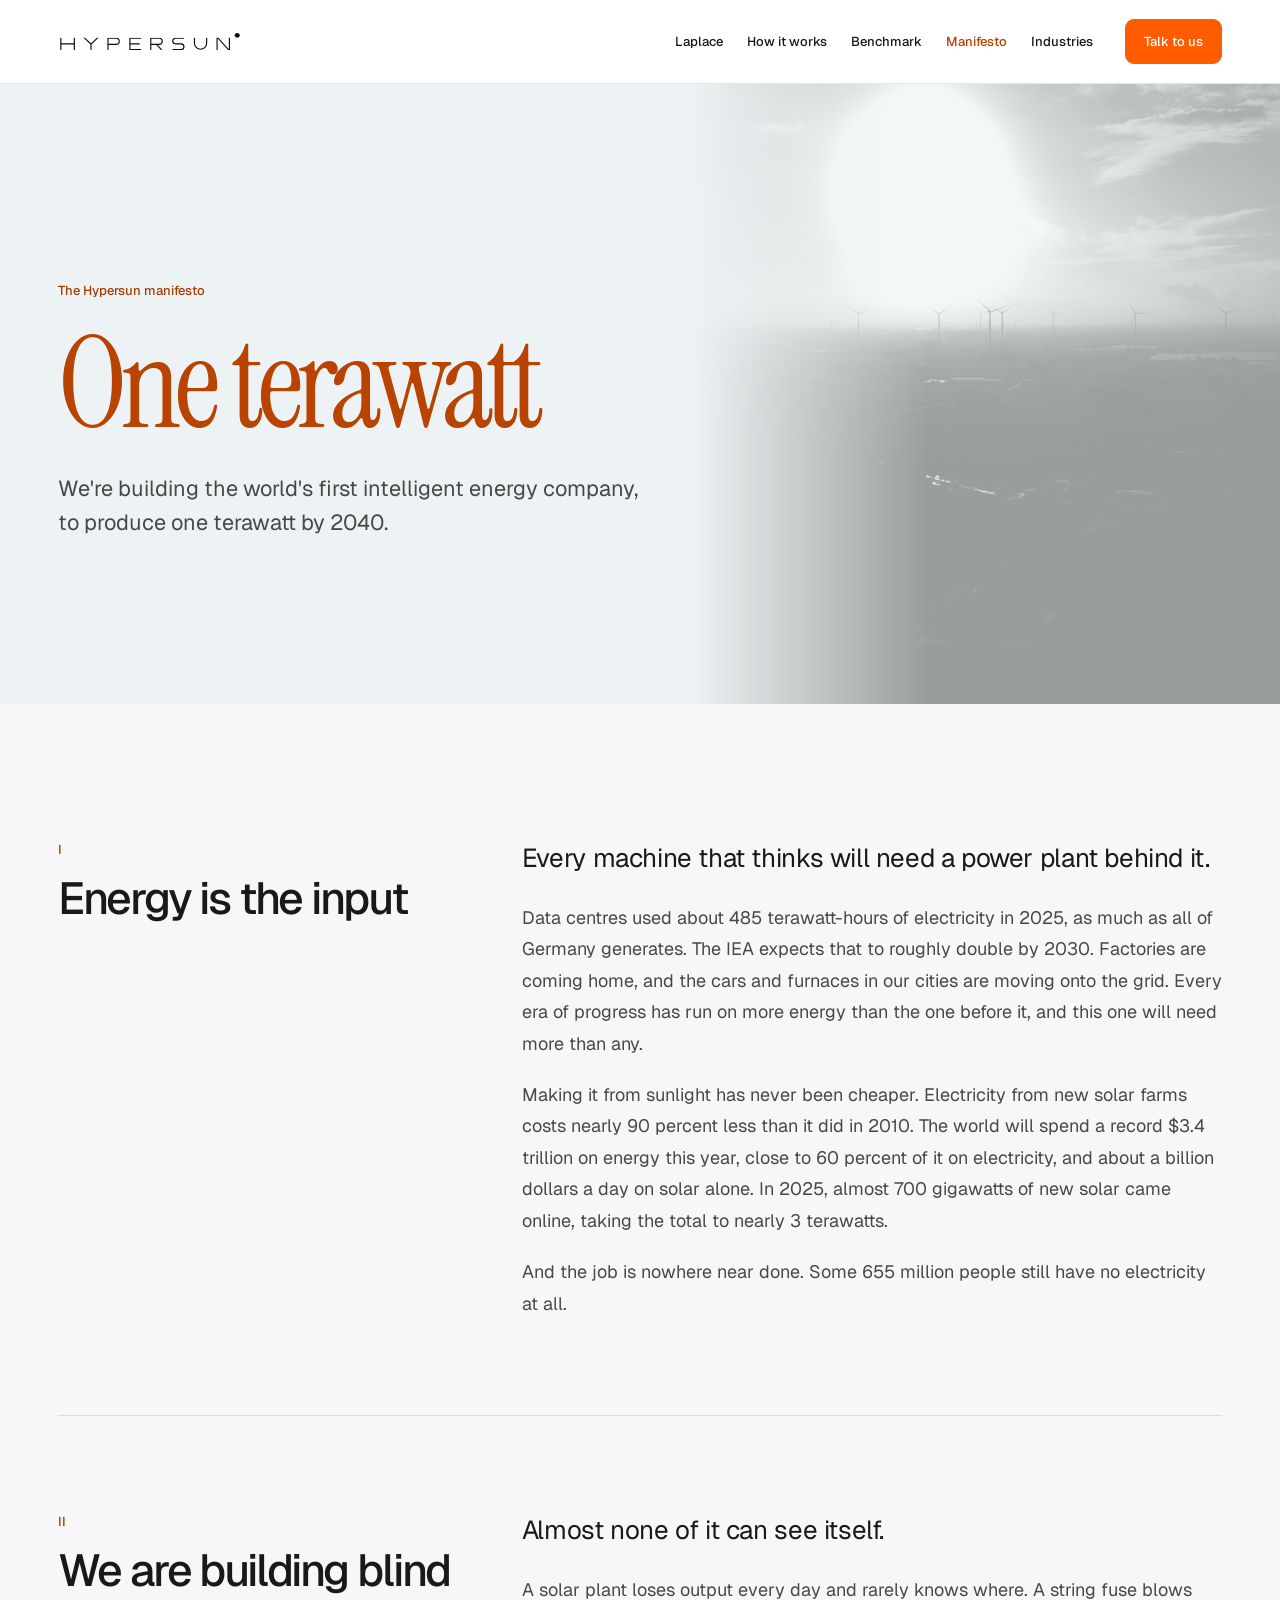
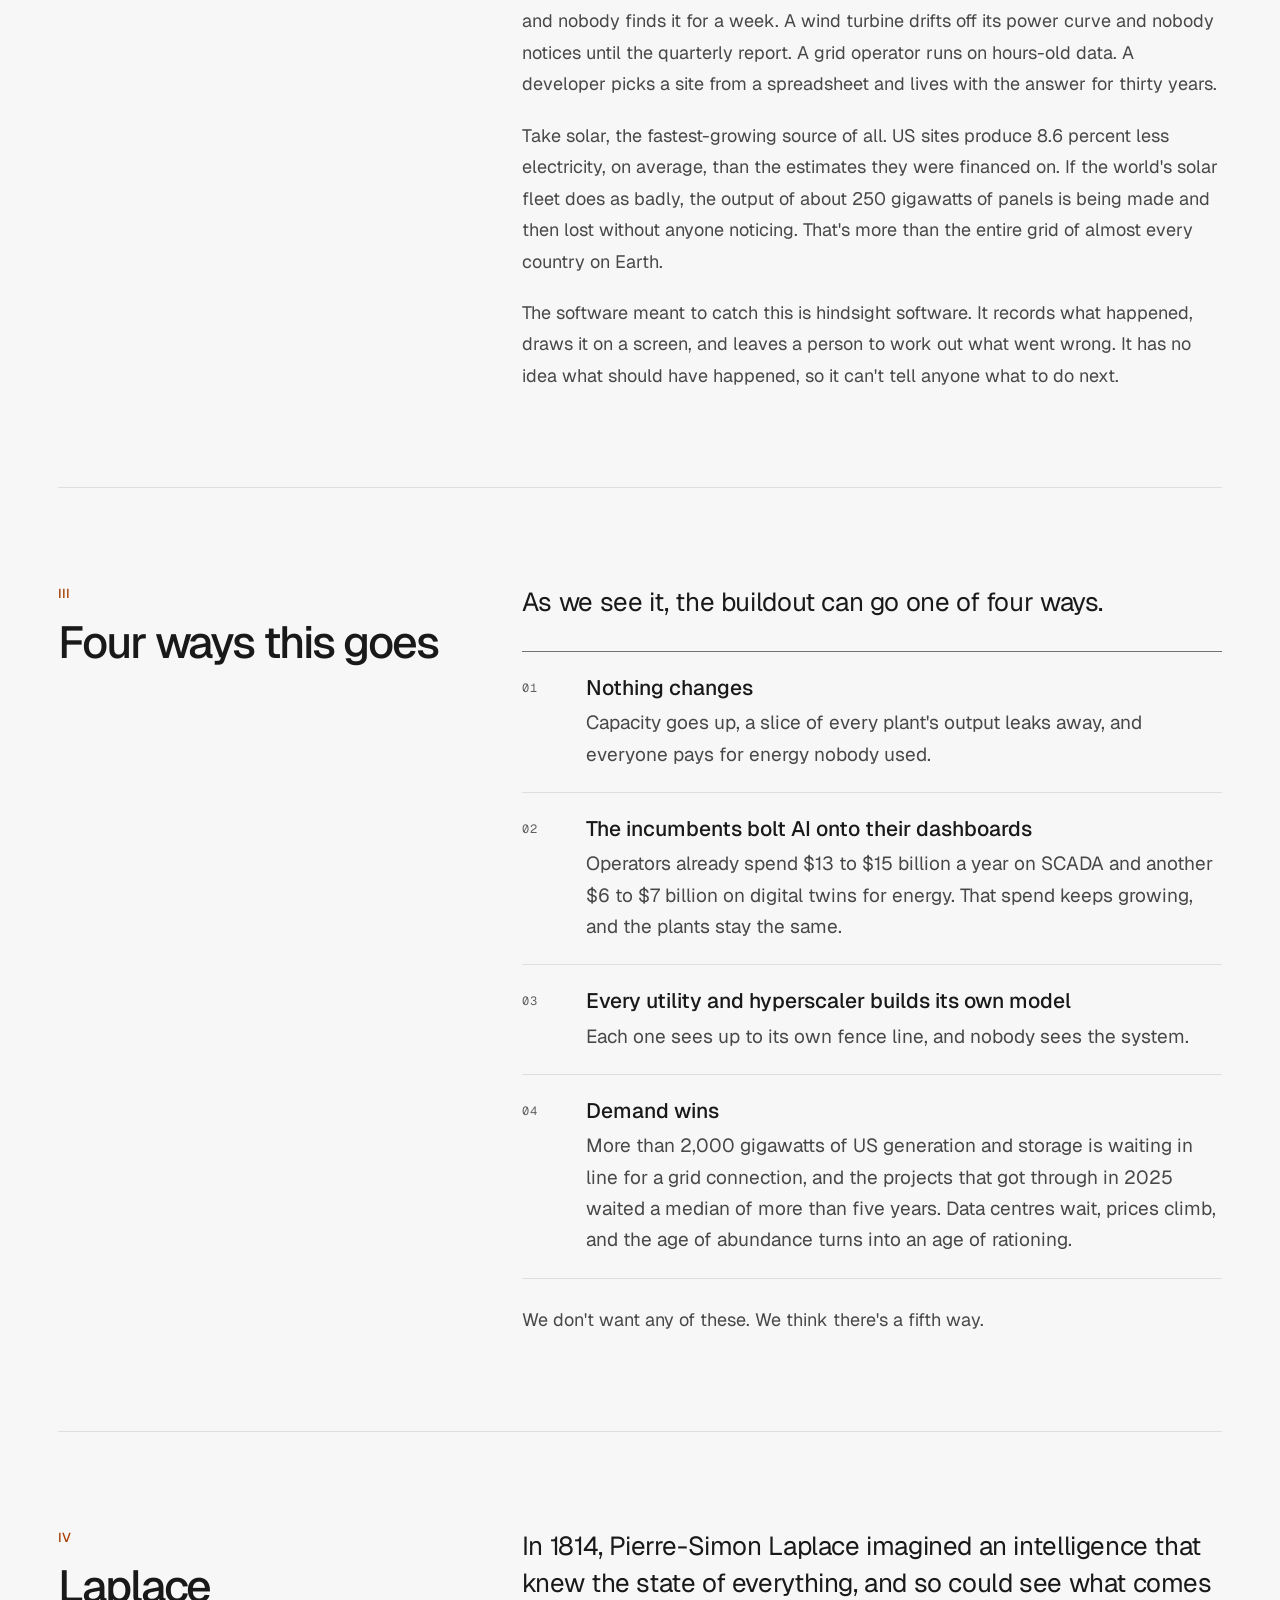
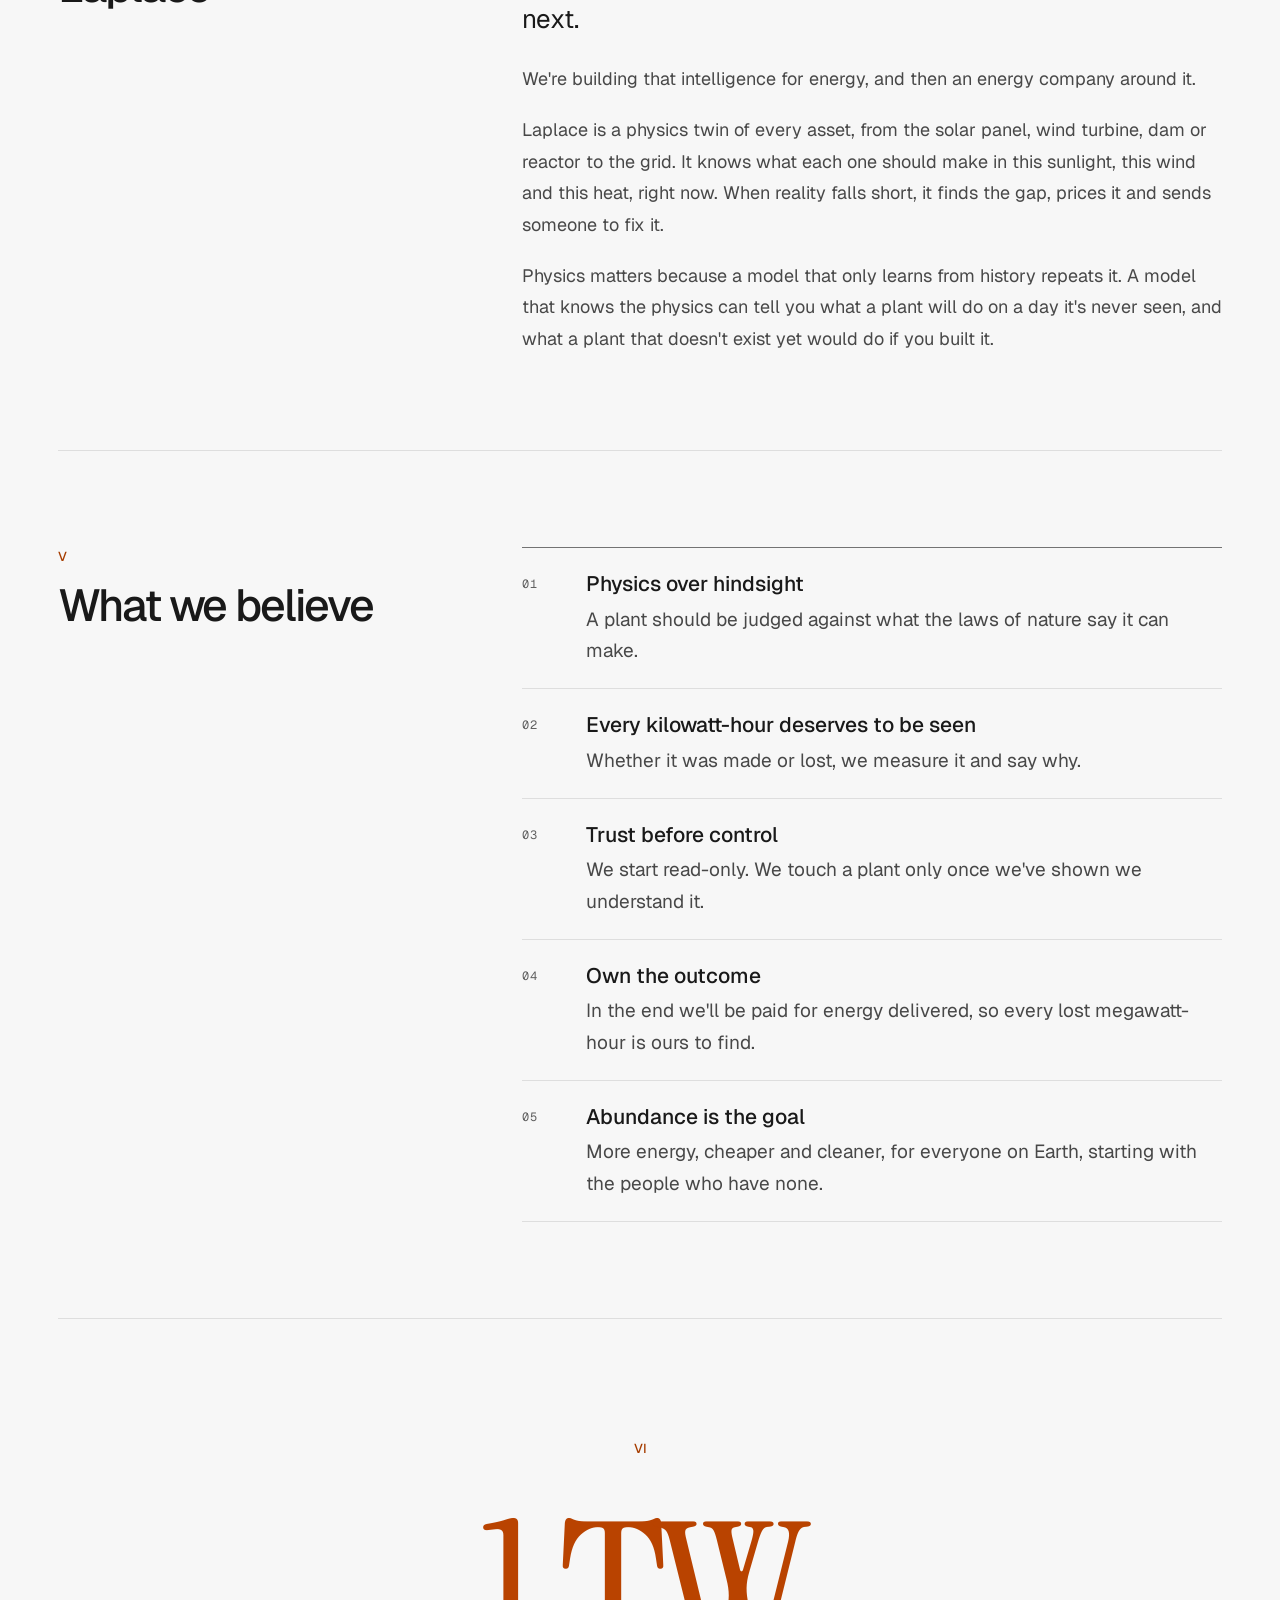
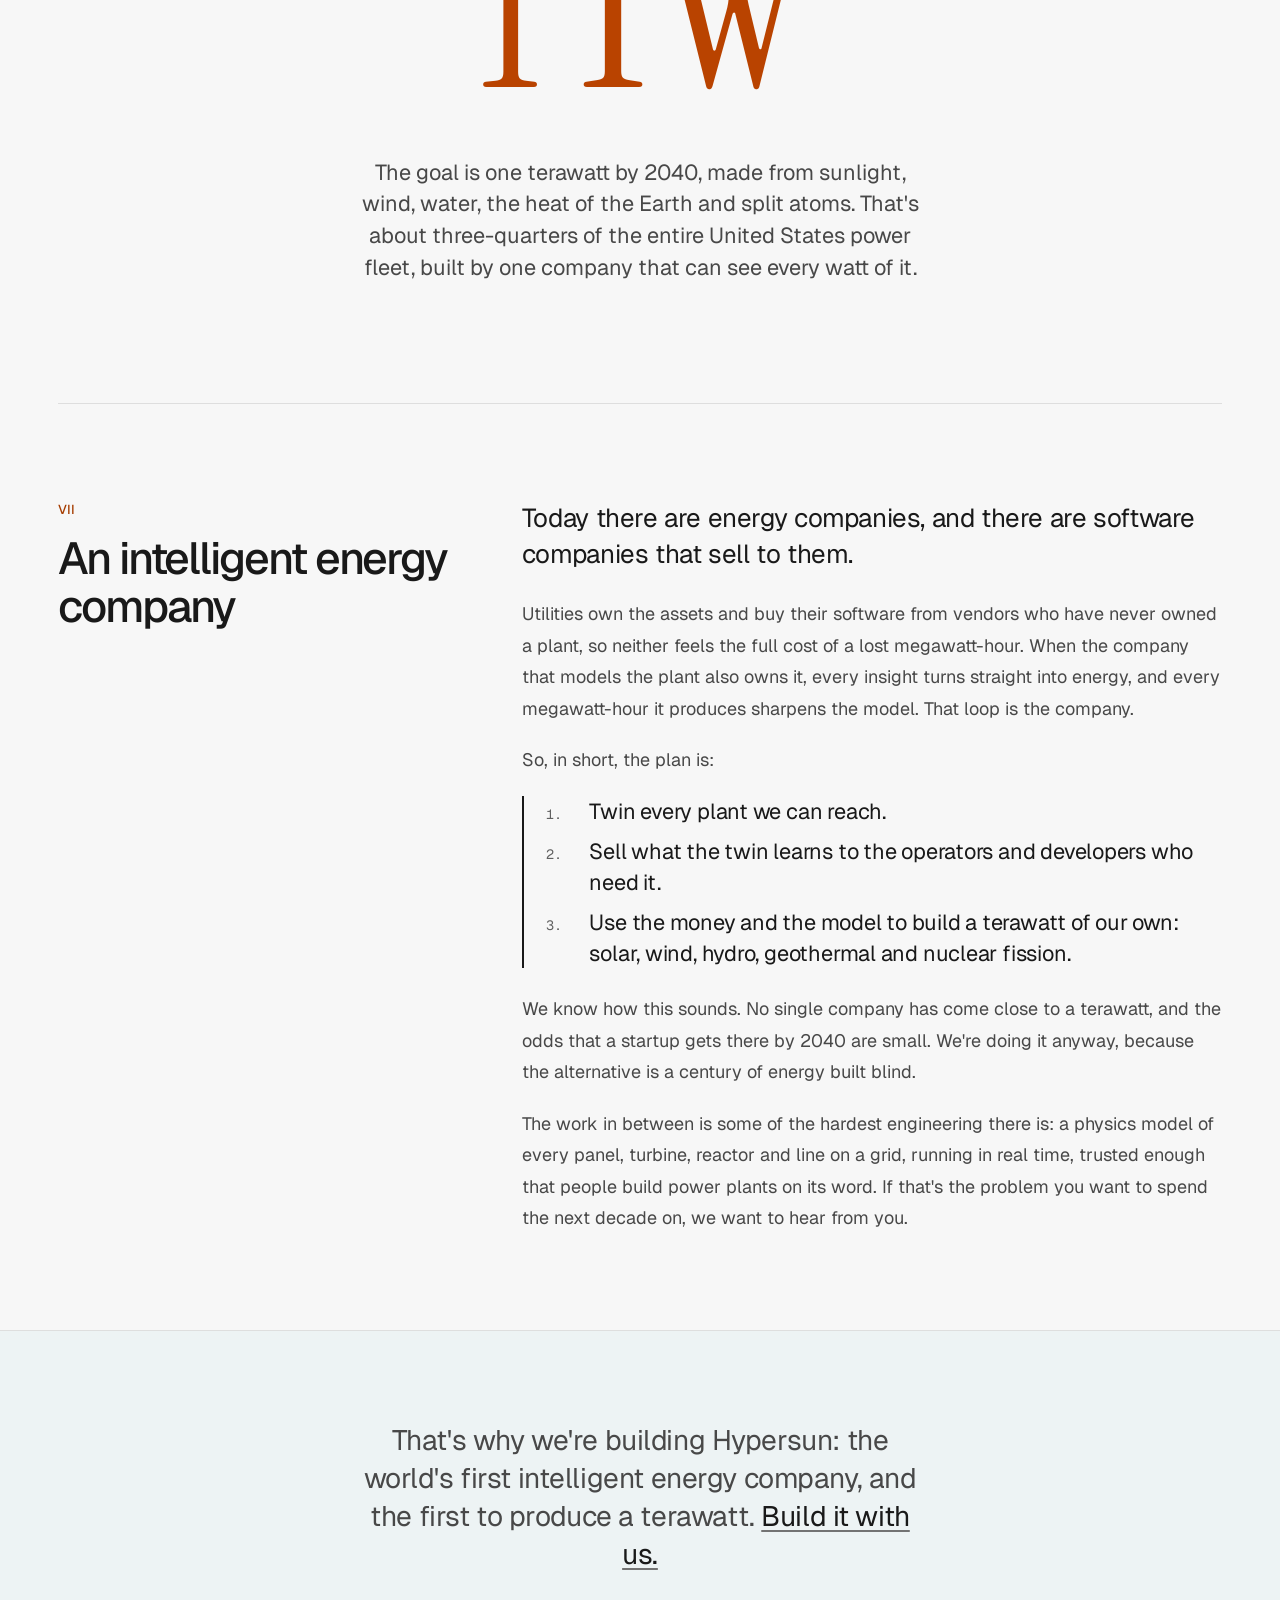
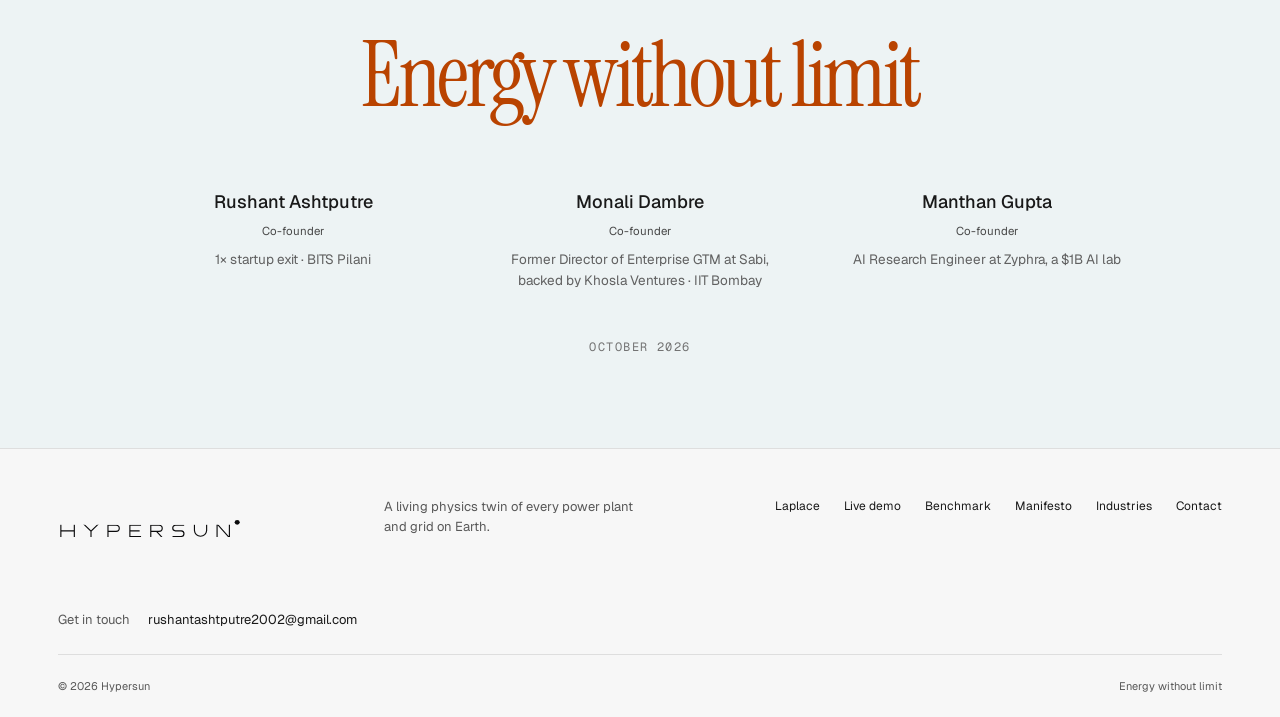
<file: manifesto/index.html>
<!doctype html>
<html lang="en">
<head>
<meta charset="utf-8">
<meta name="viewport" content="width=device-width, initial-scale=1">
<title>One terawatt · Hypersun</title>
<meta name="robots" content="noindex">
<meta name="author" content="Rushant Ashtputre, Monali Dambre, Manthan Gupta">
<meta name="description" content="The Hypersun manifesto: build the world's first intelligent energy company, and produce one terawatt.">
<meta property="og:type" content="article">
<meta property="og:site_name" content="Hypersun">
<meta property="og:title" content="One terawatt · Hypersun">
<meta property="og:description" content="The Hypersun manifesto: build the world's first intelligent energy company, and produce one terawatt.">
<meta property="og:image" content="https://hypersun.si/assets/og-image.jpg">
<meta name="twitter:card" content="summary_large_image">
<meta name="theme-color" content="#f7f7f7">


<link rel="preconnect" href="https://fonts.googleapis.com">
<link href="https://fonts.googleapis.com/css2?family=Geist:wght@300..800&family=Geist+Mono:wght@400;500&family=Instrument+Serif:ital@0;1&display=swap" rel="stylesheet">
<style>
  :root{
    --void:#000; --core:#F6F8FF;
    --c80:rgba(246,248,255,.8); --c55:rgba(246,248,255,.55); --c35:rgba(246,248,255,.35); --c18:rgba(246,248,255,.18);
    --corona:143,168,255;
    --sans:"Geist", system-ui, sans-serif; --mono:"Geist Mono", ui-monospace, monospace; --disp:"Big Shoulders Display", "Geist", sans-serif;
    --gut:56px; --ease:cubic-bezier(.16,1,.3,1);
    --glow:0 0 40px rgba(var(--corona),.45), 0 0 6px rgba(255,255,255,.5);
  }
  *{box-sizing:border-box;margin:0;padding:0}
  html{background:var(--void)}
  body{background:var(--void);color:var(--core);font-family:var(--sans);font-size:19px;line-height:1.65;-webkit-font-smoothing:antialiased}
  a{color:inherit}
  .bar{position:fixed;top:0;left:0;right:0;z-index:5;display:flex;justify-content:space-between;align-items:center;height:76px;padding:0 var(--gut)}
  .bar::before{content:"";position:absolute;inset:0 0 -60px;z-index:-1;pointer-events:none;background:linear-gradient(180deg,rgba(0,0,0,.85),rgba(0,0,0,0))}
  .bar img{height:17px;display:block}
  .bar span{font-family:var(--mono);font-size:12px;letter-spacing:.12em;text-transform:uppercase;color:var(--c55)}
  .prog{position:fixed;top:0;left:0;height:1px;width:100%;z-index:6;background:var(--core);box-shadow:0 0 10px rgba(255,255,255,.8);transform-origin:0 50%;transform:scaleX(0)}

  .cover{position:relative;min-height:100vh;min-height:100svh;display:flex;flex-direction:column;justify-content:flex-end;padding:0 var(--gut) 88px;overflow:hidden}
  .cover>img{position:absolute;inset:0;width:100%;height:100%;object-fit:cover;opacity:.55}
  .cover::after{content:"";position:absolute;inset:0;background:linear-gradient(0deg,#000 4%,rgba(0,0,0,.35) 55%,rgba(0,0,0,.6))}
  .cover>*:not(img){position:relative;z-index:1}
  .eyebrow{font-family:var(--mono);font-size:13px;letter-spacing:.14em;text-transform:uppercase;color:var(--c80)}
  .cover h1{font-family:var(--disp);font-weight:800;text-transform:uppercase;font-size:clamp(84px,15vw,250px);line-height:.84;letter-spacing:.005em;margin-top:18px;text-shadow:var(--glow)}
  .cover p{margin-top:28px;max-width:34ch;font-size:clamp(21px,1.8vw,26px);line-height:1.4;color:var(--c80)}

  article{max-width:calc(1328px + var(--gut) * 2);margin:0 auto;padding:40px var(--gut) 0}
  .part{display:grid;grid-template-columns:minmax(0,4fr) minmax(0,7fr);gap:40px;padding:96px 0;border-top:1px solid var(--c18)}
  .part:first-child{border-top:0}
  .num{font-family:var(--mono);font-size:13px;letter-spacing:.14em;text-transform:uppercase;color:var(--c55)}
  .part h2{margin-top:14px;font-family:var(--disp);font-weight:800;text-transform:uppercase;font-size:clamp(44px,4.6vw,72px);line-height:.92;letter-spacing:.01em}
  .side{position:sticky;top:110px;align-self:start}
  .body p{max-width:60ch;color:var(--c80)}
  .body p+p{margin-top:1.1em}
  .body p.lead{font-size:clamp(23px,2vw,30px);line-height:1.35;letter-spacing:-.015em;color:var(--core)}
  .body p.lead+p{margin-top:1.4em}
  .body b{font-weight:500;color:var(--core)}


  .tw{padding:120px 0;border-top:1px solid var(--c18);text-align:center}
  .tw .num{margin-bottom:36px}
  .tw b{display:block;font-family:var(--disp);font-weight:800;font-size:clamp(120px,22vw,360px);line-height:.8;letter-spacing:-.01em;text-shadow:var(--glow)}
  .tw p{margin:32px auto 0;max-width:40ch;font-size:clamp(20px,1.7vw,24px);line-height:1.45;color:var(--c80)}

  .beliefs{list-style:none;counter-reset:b;max-width:60ch;margin-top:1.6em}
  .beliefs li{counter-increment:b;position:relative;padding:22px 0 22px 64px;border-bottom:1px solid var(--c18)}
  .beliefs li:first-child{border-top:1px solid var(--c35)}
  .beliefs li::before{content:counter(b,decimal-leading-zero);position:absolute;left:0;top:27px;font-family:var(--mono);font-size:12px;letter-spacing:.12em;color:var(--c55)}
  .beliefs strong{display:block;font-weight:500;font-size:21px;line-height:1.3}
  .beliefs span{display:block;margin-top:6px;color:var(--c80)}

  .close{padding:140px var(--gut) 120px;text-align:center;border-top:1px solid var(--c18)}
  .close h2{font-family:var(--disp);font-weight:800;text-transform:uppercase;font-size:clamp(64px,9vw,148px);line-height:.88;letter-spacing:.01em}
  .close .final{max-width:30ch;margin:0 auto 56px;font-size:clamp(23px,2.2vw,32px);line-height:1.35;letter-spacing:-.015em;color:var(--c80)}
  .body a{color:var(--core);text-decoration-color:var(--c35);text-underline-offset:3px}
  .plan{list-style:none;counter-reset:p;margin-top:1.1em;max-width:60ch;padding-left:22px;border-left:2px solid var(--core)}
  .plan li{counter-increment:p;display:grid;grid-template-columns:2em minmax(0,1fr);align-items:baseline;font-size:clamp(20px,1.7vw,23px);line-height:1.4;letter-spacing:-.01em;color:var(--core)}
  .plan li+li{margin-top:.45em}
  .plan li::before{content:counter(p) ".";font-family:var(--mono);font-size:.62em;color:var(--c55)}
  .body .plan+p{margin-top:1.4em}
  .close .final a{color:var(--core);text-decoration-color:var(--c35);text-underline-offset:4px}
  .sign{margin:64px auto 0;max-width:1000px;display:grid;grid-template-columns:repeat(3,minmax(0,1fr));gap:40px;text-align:center}
  .sign b{display:block;font-weight:500;font-size:18px}
  .sign i{display:block;margin-top:6px;font-style:normal;font-family:var(--mono);font-size:11.5px;letter-spacing:.12em;text-transform:uppercase;color:var(--c80)}
  .sign small{display:block;margin:8px auto 0;max-width:30ch;text-wrap:balance;font-size:13.5px;line-height:1.5;color:var(--c55)}
  @media (max-width:860px){.sign{grid-template-columns:minmax(0,1fr);gap:28px;margin-top:48px}}
  .date{margin-top:48px;font-family:var(--mono);font-size:12px;letter-spacing:.12em;text-transform:uppercase;color:var(--c35)}

  .rv{opacity:0;transform:translateY(24px);filter:blur(5px);transition:opacity 1.1s var(--ease),transform 1.1s var(--ease),filter 1.1s var(--ease)}
  .rv.in{opacity:1;transform:none;filter:none}
  @media (prefers-reduced-motion:reduce){.rv{opacity:1;transform:none;filter:none}.prog{display:none}}
  @media (max-width:860px){
    :root{--gut:16px}
    body{font-size:17.5px}
    .cover{padding-bottom:64px}
    .part{grid-template-columns:minmax(0,1fr);gap:22px;padding:64px 0}
    .side{position:static}
    .beliefs li{padding-left:48px}
    .tw{padding:88px 0}
    .close{padding:96px var(--gut) 88px}
  }
</style>
<link rel="stylesheet" href="../assets/research-pages.css?v=20261030">
<link rel="stylesheet" href="../assets/site-shell.css?v=20261030">
<script src="../assets/shared-navigation.js?v=20261030" defer></script>
<link rel="icon" href="../favicon.ico?v=20261030" sizes="16x16 32x32 48x48"><link rel="icon" href="../assets/favicon.svg?v=20261030" type="image/svg+xml" sizes="any"><link rel="apple-touch-icon" href="../assets/apple-touch-icon.png?v=20261030" sizes="180x180"></head>
<body class="research-page manifesto-page">
<div class="prog" id="prog"></div>
<a class="site-skip" href="#main">Skip to content</a>
<header class="site-header">
<a class="brand" href="../index.html" aria-label="Hypersun home"><img src="../assets/hypersun-wordmark-black.svg" alt="Hypersun" width="184" height="20"></a>
<button class="menu-toggle" type="button" aria-expanded="false" aria-controls="navigation" aria-label="Open navigation"><span></span><span></span></button>
<nav id="navigation" aria-label="Main navigation"><a href="../laplace.html">Laplace</a><a href="../index.html#how">How it works</a><a href="../hypersunbench/">Benchmark</a><a href="../manifesto/" aria-current="page">Manifesto</a><a href="../who.html">Industries</a><a href="../contact.html" class="nav-contact">Talk to us</a></nav>
</header>

<main id="main">
<section class="cover">
  <img src="../assets/video/hero-film.jpg" alt="">
  <div class="eyebrow">The Hypersun manifesto</div>
  <h1>One terawatt</h1>
  <p>We're building the world's first intelligent energy company, to produce one terawatt by 2040.</p>
</section>

<article>
  <section class="part">
    <div class="side rv"><div class="num">I</div><h2>Energy is the input</h2></div>
    <div class="body rv">
      <p class="lead">Every machine that thinks will need a power plant behind it.</p>
      <p>Data centres used about 485 terawatt-hours of electricity in 2025, as much as all of Germany generates. The IEA expects that to roughly double by 2030. Factories are coming home, and the cars and furnaces in our cities are moving onto the grid. Every era of progress has run on more energy than the one before it, and this one will need more than any.</p>
      <p>Making it from sunlight has never been cheaper. Electricity from new solar farms costs nearly 90 percent less than it did in 2010. The world will spend a record $3.4 trillion on energy this year, close to 60 percent of it on electricity, and about a billion dollars a day on solar alone. In 2025, almost 700 gigawatts of new solar came online, taking the total to nearly 3 terawatts.</p>
      <p>And the job is nowhere near done. Some 655 million people still have no electricity at all.</p>
    </div>
  </section>

  <section class="part">
    <div class="side rv"><div class="num">II</div><h2>We are building blind</h2></div>
    <div class="body rv">
      <p class="lead">Almost none of it can see itself.</p>
      <p>A solar plant loses output every day and rarely knows where. A string fuse blows and nobody finds it for a week. A wind turbine drifts off its power curve and nobody notices until the quarterly report. A grid operator runs on hours-old data. A developer picks a site from a spreadsheet and lives with the answer for thirty years.</p>
      <p>Take solar, the fastest-growing source of all. US sites produce 8.6 percent less electricity, on average, than the estimates they were financed on. If the world's solar fleet does as badly, the output of about 250 gigawatts of panels is being made and then lost without anyone noticing. That's more than the entire grid of almost every country on Earth.</p>
      <p>The software meant to catch this is hindsight software. It records what happened, draws it on a screen, and leaves a person to work out what went wrong. It has no idea what should have happened, so it can't tell anyone what to do next.</p>
    </div>
  </section>

  <section class="part">
    <div class="side rv"><div class="num">III</div><h2>Four ways this goes</h2></div>
    <div class="body rv">
      <p class="lead">As we see it, the buildout can go one of four ways.</p>
      <ol class="beliefs">
        <li><strong>Nothing changes</strong><span>Capacity goes up, a slice of every plant's output leaks away, and everyone pays for energy nobody used.</span></li>
        <li><strong>The incumbents bolt AI onto their dashboards</strong><span>Operators already spend $13 to $15 billion a year on SCADA and another $6 to $7 billion on digital twins for energy. That spend keeps growing, and the plants stay the same.</span></li>
        <li><strong>Every utility and hyperscaler builds its own model</strong><span>Each one sees up to its own fence line, and nobody sees the system.</span></li>
        <li><strong>Demand wins</strong><span>More than 2,000 gigawatts of US generation and storage is waiting in line for a grid connection, and the projects that got through in 2025 waited a median of more than five years. Data centres wait, prices climb, and the age of abundance turns into an age of rationing.</span></li>
      </ol>
      <p style="margin-top:1.4em">We don't want any of these. We think there's a fifth way.</p>
    </div>
  </section>

  <section class="part">
    <div class="side rv"><div class="num">IV</div><h2>Laplace</h2></div>
    <div class="body rv">
      <p class="lead">In 1814, Pierre-Simon Laplace imagined an intelligence that knew the state of everything, and so could see what comes next.</p>
      <p>We're building that intelligence for energy, and then an energy company around it.</p>
      <p>Laplace is a physics twin of every asset, from the solar panel, wind turbine, dam or reactor to the grid. It knows what each one should make in this sunlight, this wind and this heat, right now. When reality falls short, it finds the gap, prices it and sends someone to fix it.</p>
      <p>Physics matters because a model that only learns from history repeats it. A model that knows the physics can tell you what a plant will do on a day it's never seen, and what a plant that doesn't exist yet would do if you built it.</p>
    </div>
  </section>

  <section class="part">
    <div class="side rv"><div class="num">V</div><h2>What we believe</h2></div>
    <div class="body rv">
      <ol class="beliefs" style="margin-top:0">
        <li><strong>Physics over hindsight</strong><span>A plant should be judged against what the laws of nature say it can make.</span></li>
        <li><strong>Every kilowatt-hour deserves to be seen</strong><span>Whether it was made or lost, we measure it and say why.</span></li>
        <li><strong>Trust before control</strong><span>We start read-only. We touch a plant only once we've shown we understand it.</span></li>
        <li><strong>Own the outcome</strong><span>In the end we'll be paid for energy delivered, so every lost megawatt-hour is ours to find.</span></li>
        <li><strong>Abundance is the goal</strong><span>More energy, cheaper and cleaner, for everyone on Earth, starting with the people who have none.</span></li>
      </ol>
    </div>
  </section>

  <section class="tw rv">
    <div class="num">VI</div>
    <b>1 TW</b>
    <p>The goal is one terawatt by 2040, made from sunlight, wind, water, the heat of the Earth and split atoms. That's about three-quarters of the entire United States power fleet, built by one company that can see every watt of it.</p>
  </section>

  <section class="part">
    <div class="side rv"><div class="num">VII</div><h2>An intelligent energy company</h2></div>
    <div class="body rv">
      <p class="lead">Today there are energy companies, and there are software companies that sell to them.</p>
      <p>Utilities own the assets and buy their software from vendors who have never owned a plant, so neither feels the full cost of a lost megawatt-hour. When the company that models the plant also owns it, every insight turns straight into energy, and every megawatt-hour it produces sharpens the model. That loop is the company.</p>
      <p>So, in short, the plan is:</p>
      <ol class="plan">
        <li>Twin every plant we can reach.</li>
        <li>Sell what the twin learns to the operators and developers who need it.</li>
        <li>Use the money and the model to build a terawatt of our own: solar, wind, hydro, geothermal and nuclear fission.</li>
      </ol>
      <p>We know how this sounds. No single company has come close to a terawatt, and the odds that a startup gets there by 2040 are small. We're doing it anyway, because the alternative is a century of energy built blind.</p>
      <p>The work in between is some of the hardest engineering there is: a physics model of every panel, turbine, reactor and line on a grid, running in real time, trusted enough that people build power plants on its word. If that's the problem you want to spend the next decade on, we want to hear from you.</p>
    </div>
  </section>
</article>

<section class="close">
  <p class="final rv">That's why we're building Hypersun: the world's first intelligent energy company, and the first to produce a terawatt. <a href="../contact.html">Build it with us.</a></p>
  <h2 class="rv">Energy without limit</h2>
  <div class="sign rv">
    <div><b>Rushant Ashtputre</b><i>Co-founder</i><small>1× startup exit · BITS Pilani</small></div>
    <div><b>Monali Dambre</b><i>Co-founder</i><small>Former Director of Enterprise GTM at Sabi, backed by Khosla Ventures · IIT Bombay</small></div>
    <div><b>Manthan Gupta</b><i>Co-founder</i><small>AI Research Engineer at Zyphra, a $1B AI lab</small></div>
  </div>
  <div class="date rv">October 2026</div>
</section>

</main>
<footer class="shared-footer">
<div class="footer-top"><a class="brand" href="../index.html" aria-label="Hypersun home"><img src="../assets/hypersun-wordmark-black.svg" alt="Hypersun" width="184" height="20"></a><p>A living physics twin of every power plant<br>and grid on Earth.</p><div class="footer-links"><a href="../laplace.html">Laplace</a><a href="../demo/">Live demo</a><a href="../hypersunbench/">Benchmark</a><a href="../manifesto/">Manifesto</a><a href="../who.html">Industries</a><a href="../contact.html">Contact</a></div></div>
<p class="footer-contact">Get in touch <a href="mailto:rushantashtputre2002@gmail.com">rushantashtputre2002@gmail.com</a></p>
<div class="footer-bottom"><span>© 2026 Hypersun</span><span>Energy without limit</span></div></footer>

<script>
  const io=new IntersectionObserver(es=>es.forEach(e=>{if(e.isIntersecting){e.target.classList.add('in');io.unobserve(e.target)}}),{threshold:.12});
  document.querySelectorAll('.rv').forEach(el=>io.observe(el));
  const prog=document.getElementById('prog');
  const onScroll=()=>{const h=document.documentElement.scrollHeight-innerHeight;prog.style.transform='scaleX('+(h>0?scrollY/h:0)+')'};
  addEventListener('scroll',onScroll,{passive:true});onScroll();
</script>
</body>
</html>
</file>
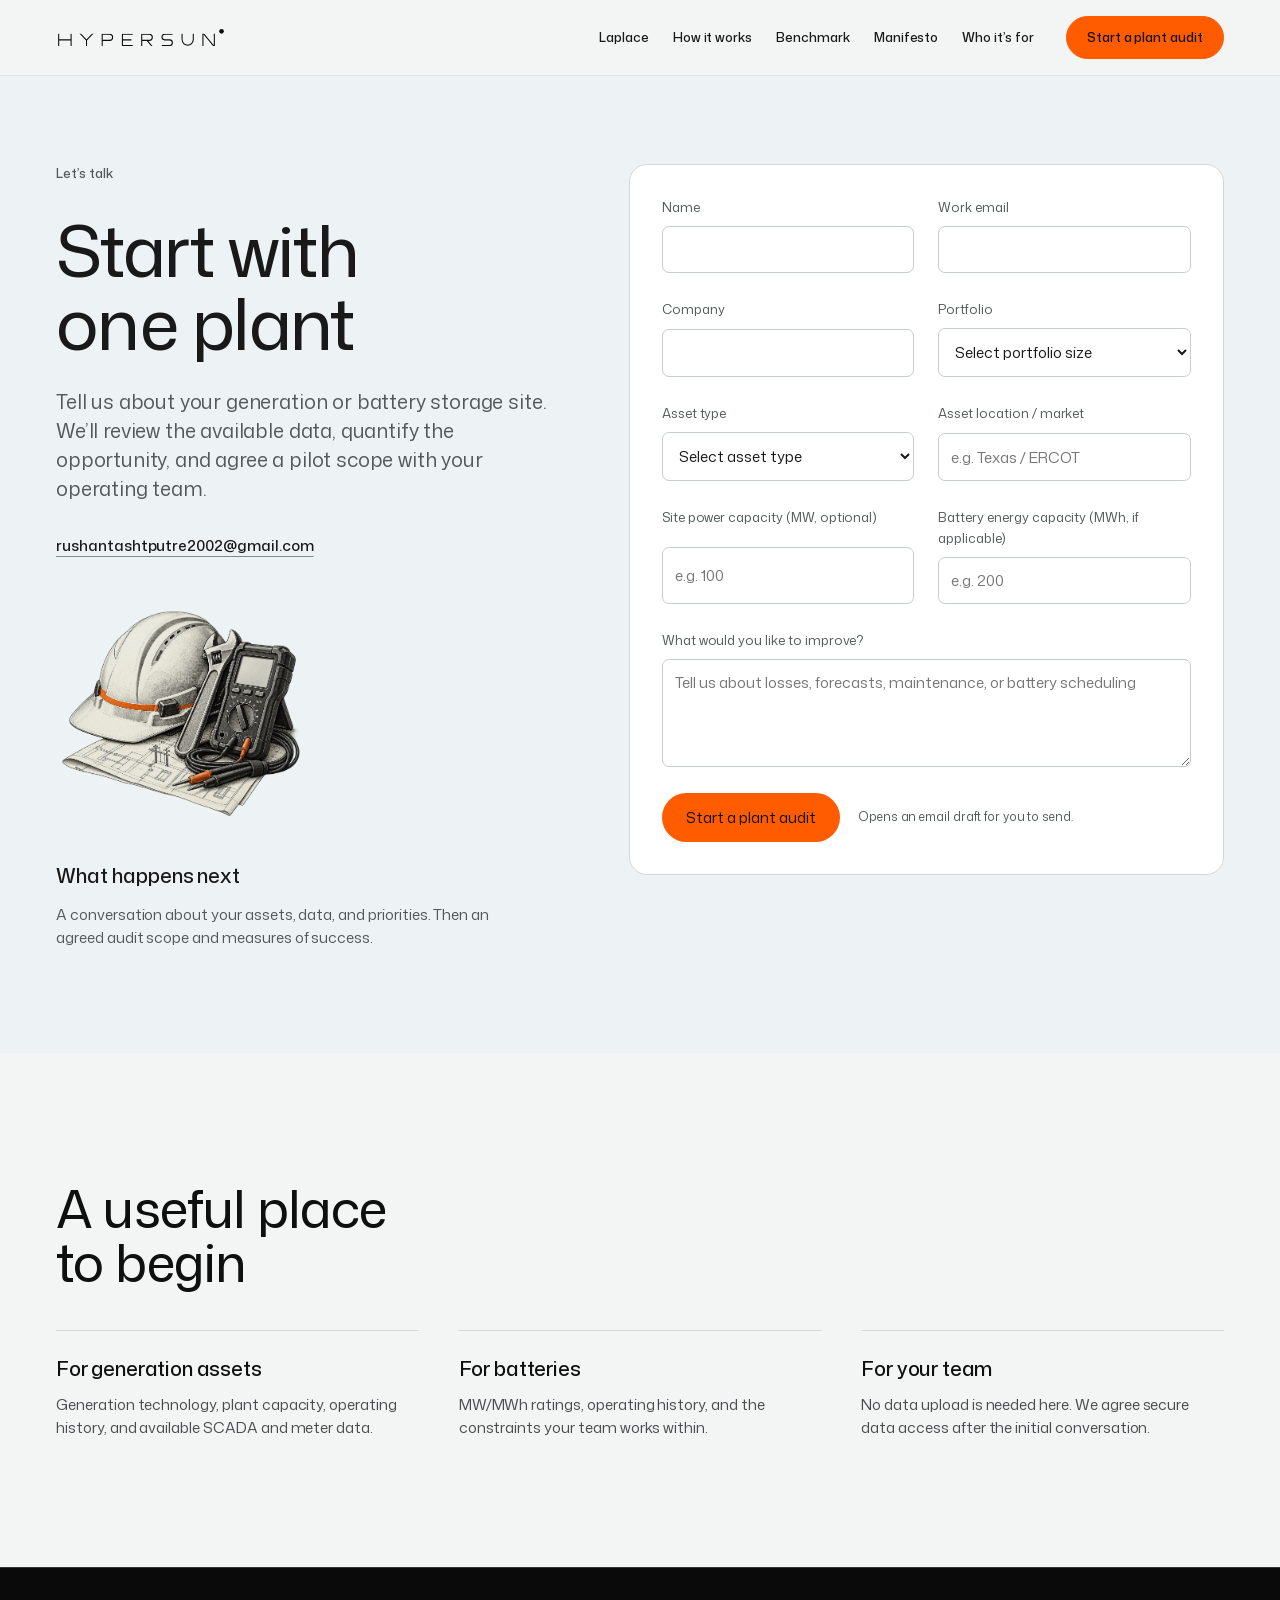
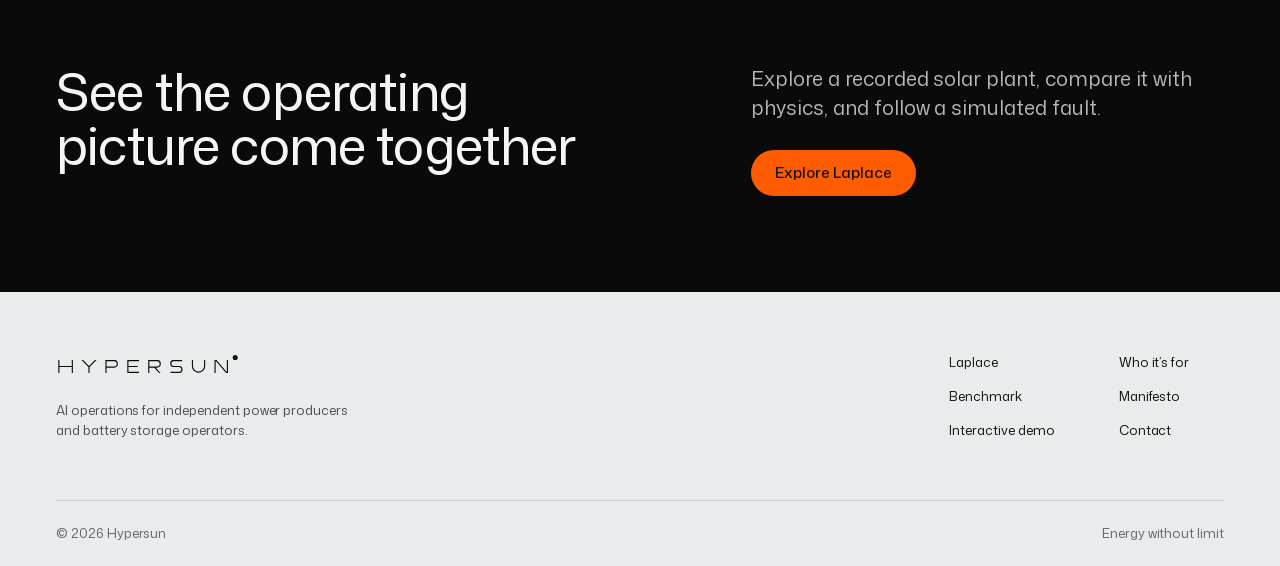
<file: contact.html>
<!doctype html><html lang="en"><head><meta charset="utf-8"><meta name="viewport" content="width=device-width, initial-scale=1"><title>Start a plant audit · Hypersun</title><meta name="description" content="Start a plant audit for your generation or battery storage site. Review the data, quantify the opportunity, and define a pilot with Hypersun."><meta property="og:title" content="Start a plant audit · Hypersun"><meta property="og:description" content="Start a plant audit for your generation or battery storage site. Review the data, quantify the opportunity, and define a pilot with Hypersun."><link rel="preload" href="assets/fonts/MonaSans.woff2" as="font" type="font/woff2" crossorigin><link rel="stylesheet" href="assets/site-shell.css?v=20261030"><link rel="stylesheet" href="assets/atlas-pages.css?v=20261031consistent"><script src="assets/shared-navigation.js?v=20261030" defer></script><link rel="stylesheet" href="assets/atlas-refinements.css?v=20261030"><link rel="icon" href="favicon.ico?v=20261030" sizes="16x16 32x32 48x48"><link rel="icon" href="assets/favicon.svg?v=20261030" type="image/svg+xml" sizes="any"><link rel="apple-touch-icon" href="assets/apple-touch-icon.png?v=20261030" sizes="180x180"><link rel="stylesheet" href="assets/engraving-system.css?v=20261031"></head><body class="atlas-page page-contact"><a class="site-skip" href="#main">Skip to content</a><header class="site-header">
<a class="brand" href="index.html" aria-label="Hypersun home"><img src="assets/hypersun-wordmark-black.svg" alt="Hypersun" width="184" height="20"></a>
<button class="menu-toggle" type="button" aria-expanded="false" aria-controls="navigation" aria-label="Open navigation"><span></span><span></span></button>
<nav id="navigation" aria-label="Main navigation"><a href="laplace.html">Laplace</a><a href="index.html#how">How it works</a><a href="hypersunbench/">Benchmark</a><a href="manifesto/">Manifesto</a><a href="who.html">Who it’s for</a><a href="contact.html" aria-current="page" class="nav-contact">Start a plant audit</a></nav>
</header><main id="main"><section class="a-contact a-dark"><div class="a-wrap a-contact-grid"><div class="a-contact-copy"><p class="a-kicker">Let’s talk</p><h1>Start with <br>one plant</h1><p class="a-lede">Tell us about your generation or battery storage site. We’ll review the available data, quantify the opportunity, and agree a pilot scope with your operating team.</p><a class="a-text-link a-email" href="mailto:rushantashtputre2002@gmail.com">rushantashtputre2002@gmail.com</a><figure class="audit-engraving"><img src="assets/engravings/plant-audit.webp" alt="Engraved field inspection tools and electrical plans" width="1280" height="1280"></figure><div class="a-contact-next"><h3>What happens next</h3><p>A conversation about your assets, data, and priorities. Then an agreed audit scope and measures of success.</p></div></div><form id="cform" class="a-form" >
      <div class="a-form-row"><label class="a-field"><span >Name</span><input class="a-input"  name="name" required autocomplete="name"></label><label class="a-field"><span >Work email</span><input class="a-input"  type="email" name="email" required autocomplete="email"></label></div>
      <div class="a-form-row"><label class="a-field"><span >Company</span><input class="a-input"  name="company" autocomplete="organization"></label><label class="a-field"><span >Portfolio</span><select class="a-input"  name="portfolio"><option value="">Select portfolio size</option><option>Under 50 MW</option><option>50 to 500 MW</option><option>Over 500 MW</option><option>Not sure yet</option></select></label></div>
      <div class="a-form-row"><label class="a-field"><span >Asset type</span><select class="a-input"  name="asset" required><option value="">Select asset type</option><option value="solar">Solar generation</option><option value="wind">Wind generation</option><option value="hydro">Hydropower</option><option value="thermal">Thermal generation</option><option value="battery">Battery storage</option><option value="hybrid">Hybrid / mixed portfolio</option><option value="other">Other generation</option></select></label><label class="a-field"><span >Asset location / market</span><input class="a-input"  name="market" placeholder="e.g. Texas / ERCOT"></label></div>
      <div class="a-form-row"><label class="a-field"><span >Site power capacity (MW, optional)</span><input class="a-input"  name="capacity_mw" type="number" min="0" step="any" inputmode="decimal" placeholder="e.g. 100"></label><label class="a-field"><span >Battery energy capacity (MWh, if applicable)</span><input class="a-input"  name="capacity_mwh" type="number" min="0" step="any" inputmode="decimal" placeholder="e.g. 200"></label></div>
      <label class="a-field"><span >What would you like to improve?</span><textarea class="a-input"  name="message" rows="3" placeholder="Tell us about losses, forecasts, maintenance, or battery scheduling"></textarea></label>
      <div class="a-form-end"><button class="a-button" type="submit" >Start a plant audit</button><span class="a-note">Opens an email draft for you to send.</span></div>
    </form></div></section><section class="a-preparation a-wrap"><h2>A useful place <br>to begin</h2><div class="a-three"><article><h3>For generation assets</h3><p>Generation technology, plant capacity, operating history, and available SCADA and meter data.</p></article><article><h3>For batteries</h3><p>MW/MWh ratings, operating history, and the constraints your team works within.</p></article><article><h3>For your team</h3><p>No data upload is needed here. We agree secure data access after the initial conversation.</p></article></div></section><section class="a-closing a-dark"><div class="a-wrap"><h2>See the operating <br>picture come together</h2><div><p>Explore a recorded solar plant, compare it with physics, and follow a simulated fault.</p><a class="a-button" href="laplace.html">Explore Laplace</a></div></div></section></main><footer class="a-footer"><div class="a-wrap"><div class="a-footer-top"><div><a href="index.html" aria-label="Hypersun home"><img src="assets/hypersun-wordmark-black.svg" alt="Hypersun" width="184" height="20"></a><p>AI operations for independent power producers <br>and battery storage operators.</p></div><nav aria-label="Footer"><a href="laplace.html">Laplace</a><a href="who.html">Who it’s for</a><a href="hypersunbench/">Benchmark</a><a href="manifesto/">Manifesto</a><a href="demo/">Interactive demo</a><a href="contact.html">Contact</a></nav></div><div class="a-footer-bottom"><span>© 2026 Hypersun</span><span>Energy without limit</span></div></div></footer><script>(function(){const f=document.getElementById('cform');if(f)f.addEventListener('submit',e=>{e.preventDefault();const d=new FormData(f);const body=`Name: ${d.get('name')}\nEmail: ${d.get('email')}\nCompany: ${d.get('company')}\nPortfolio: ${d.get('portfolio')}\nAsset type: ${d.get('asset')}\nLocation / market: ${d.get('market')}\nSite power (MW): ${d.get('capacity_mw')}\nBattery energy (MWh): ${d.get('capacity_mwh')}\n\n${d.get('message')}`;location.href='mailto:rushantashtputre2002@gmail.com?subject='+encodeURIComponent('Plant audit: '+(d.get('company')||d.get('name')))+'&body='+encodeURIComponent(body)});
const asset=new URLSearchParams(location.search).get('asset');if(f&&['solar','wind','hydro','thermal','battery','hybrid','other'].includes(asset))f.elements.asset.value=asset;
})();</script></body></html>
</file>
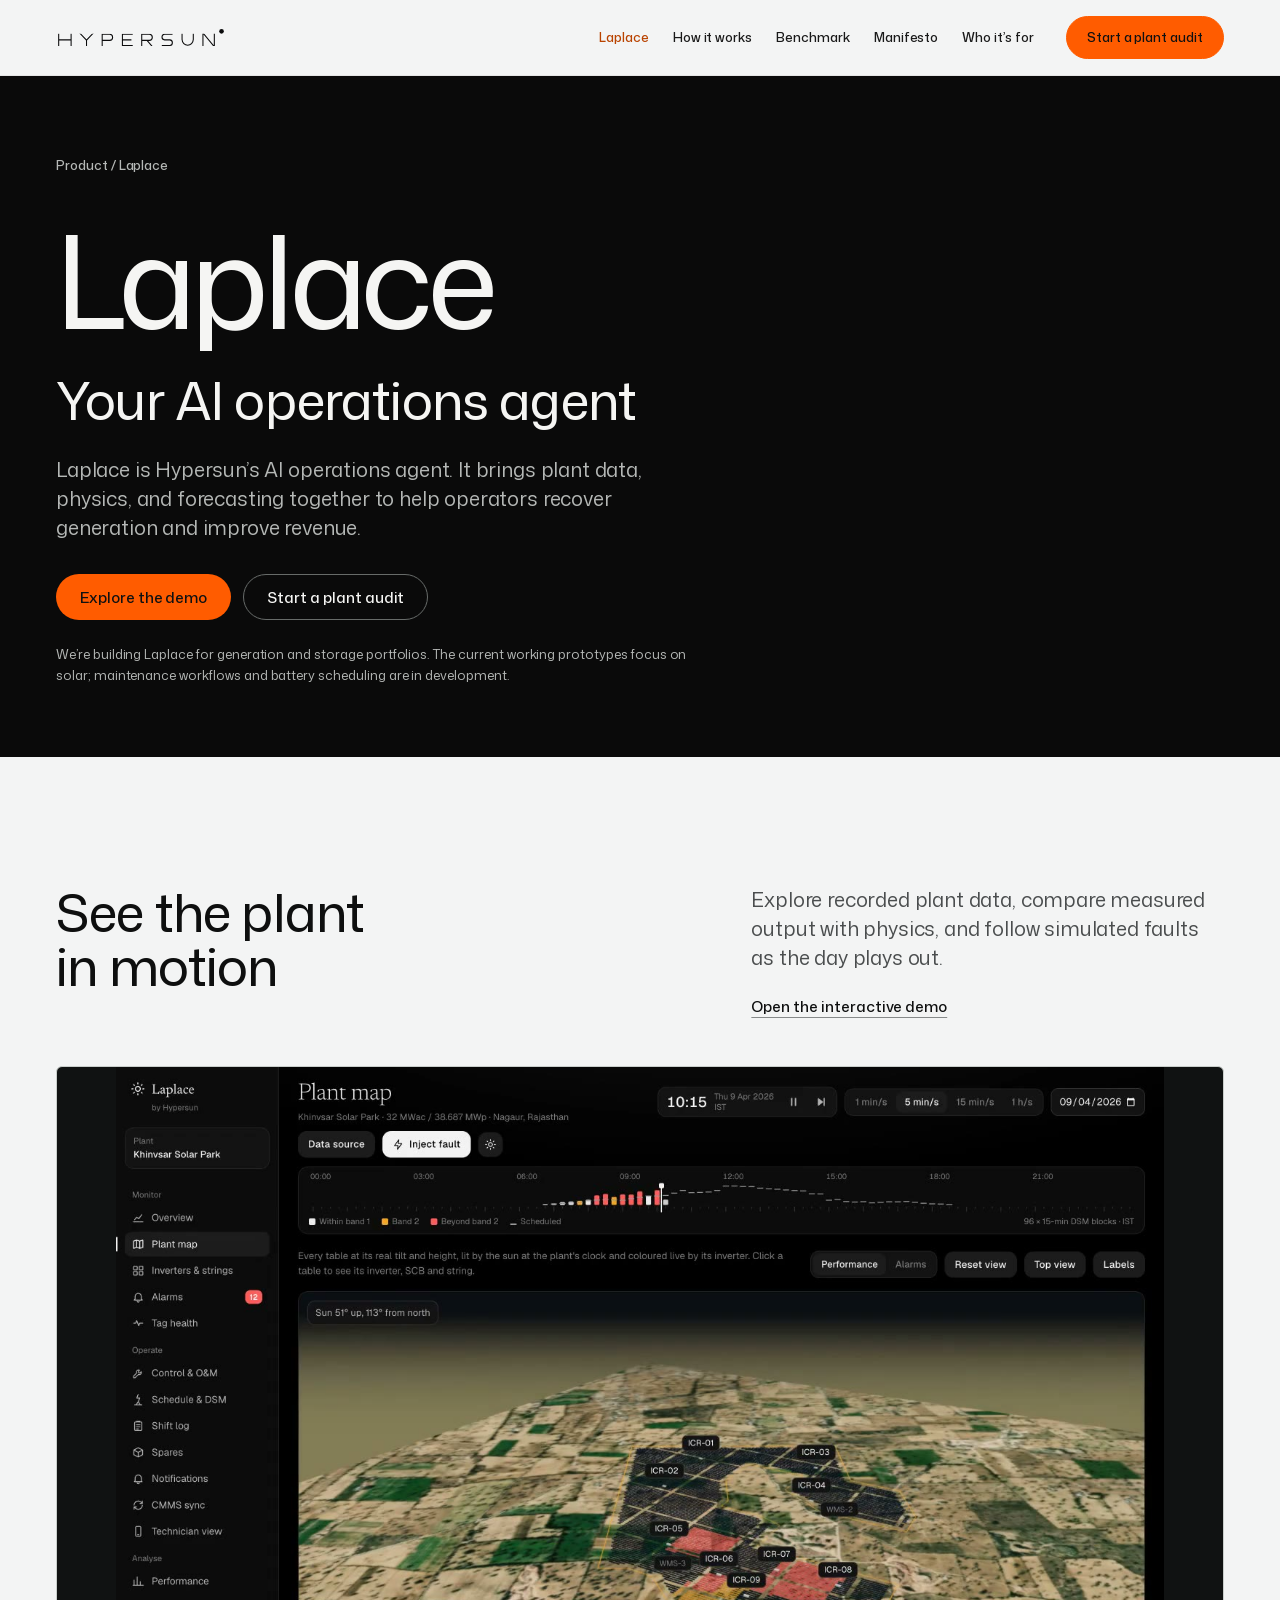
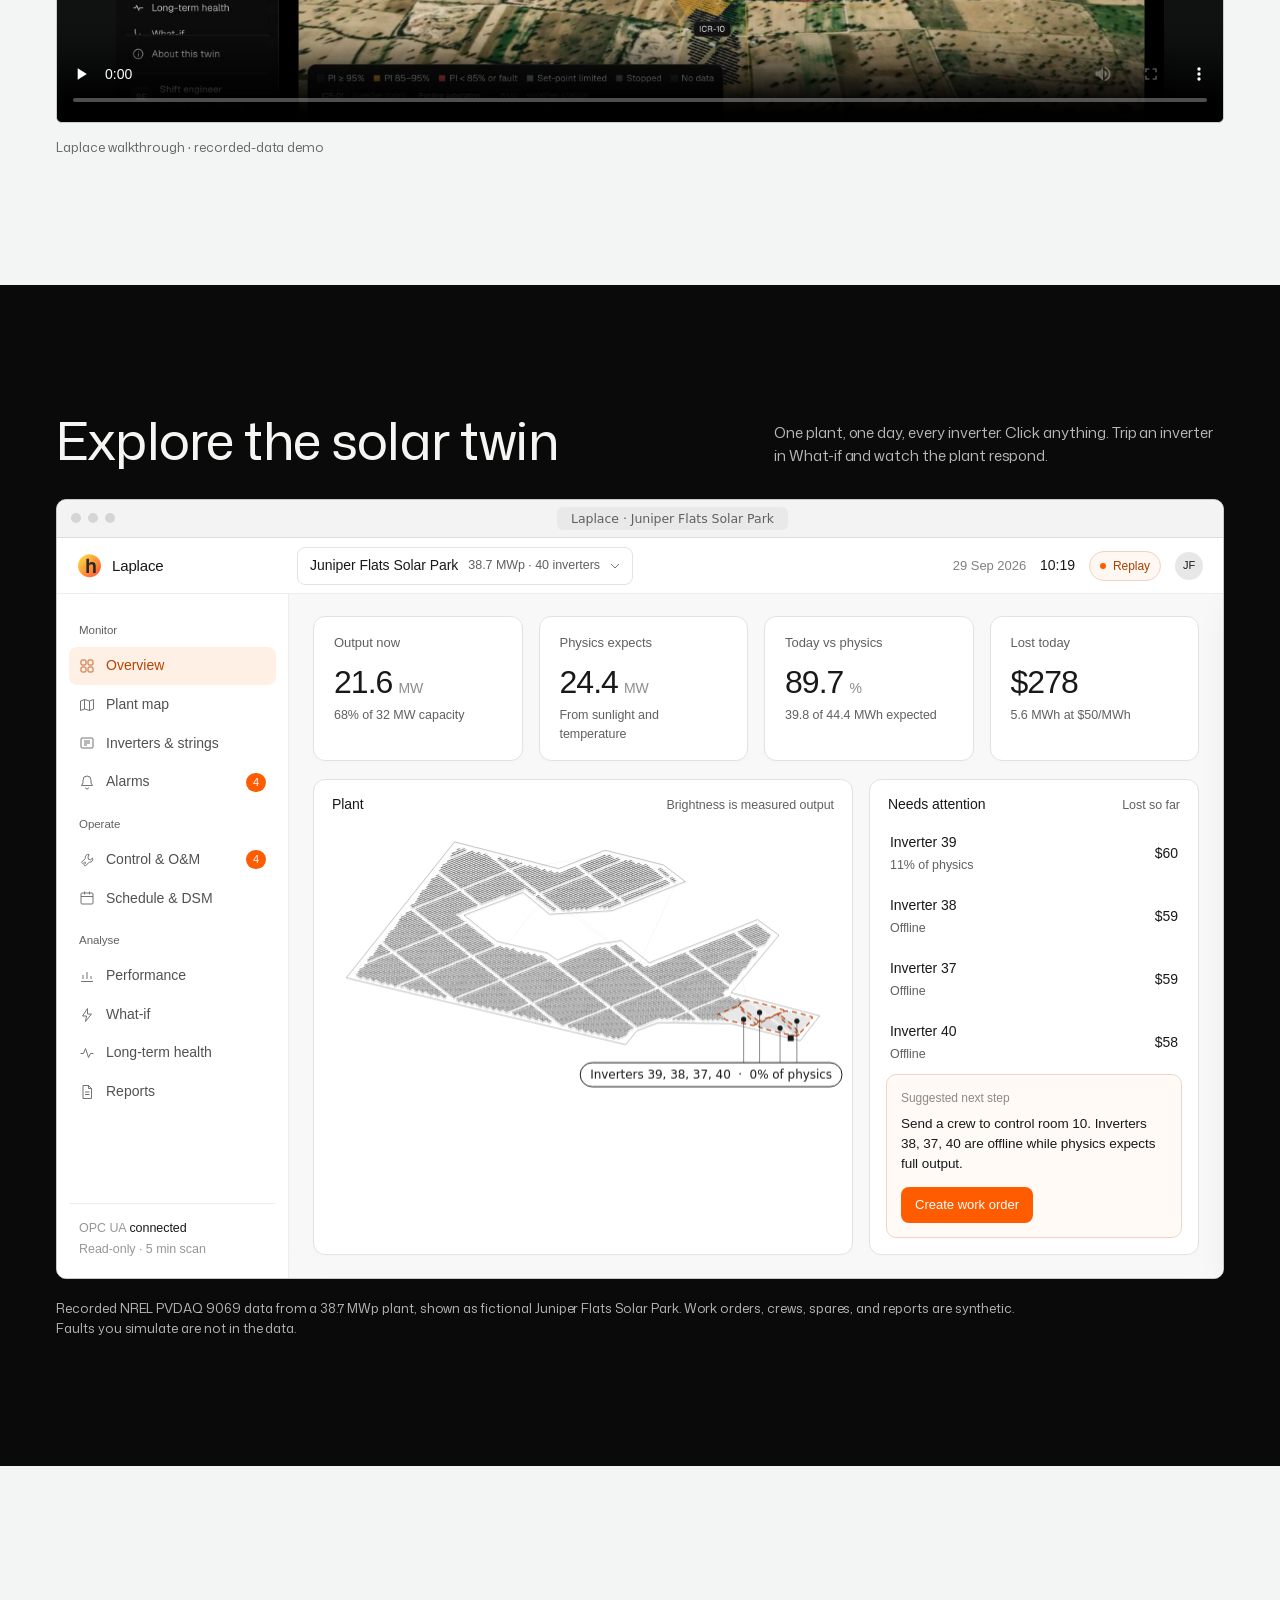
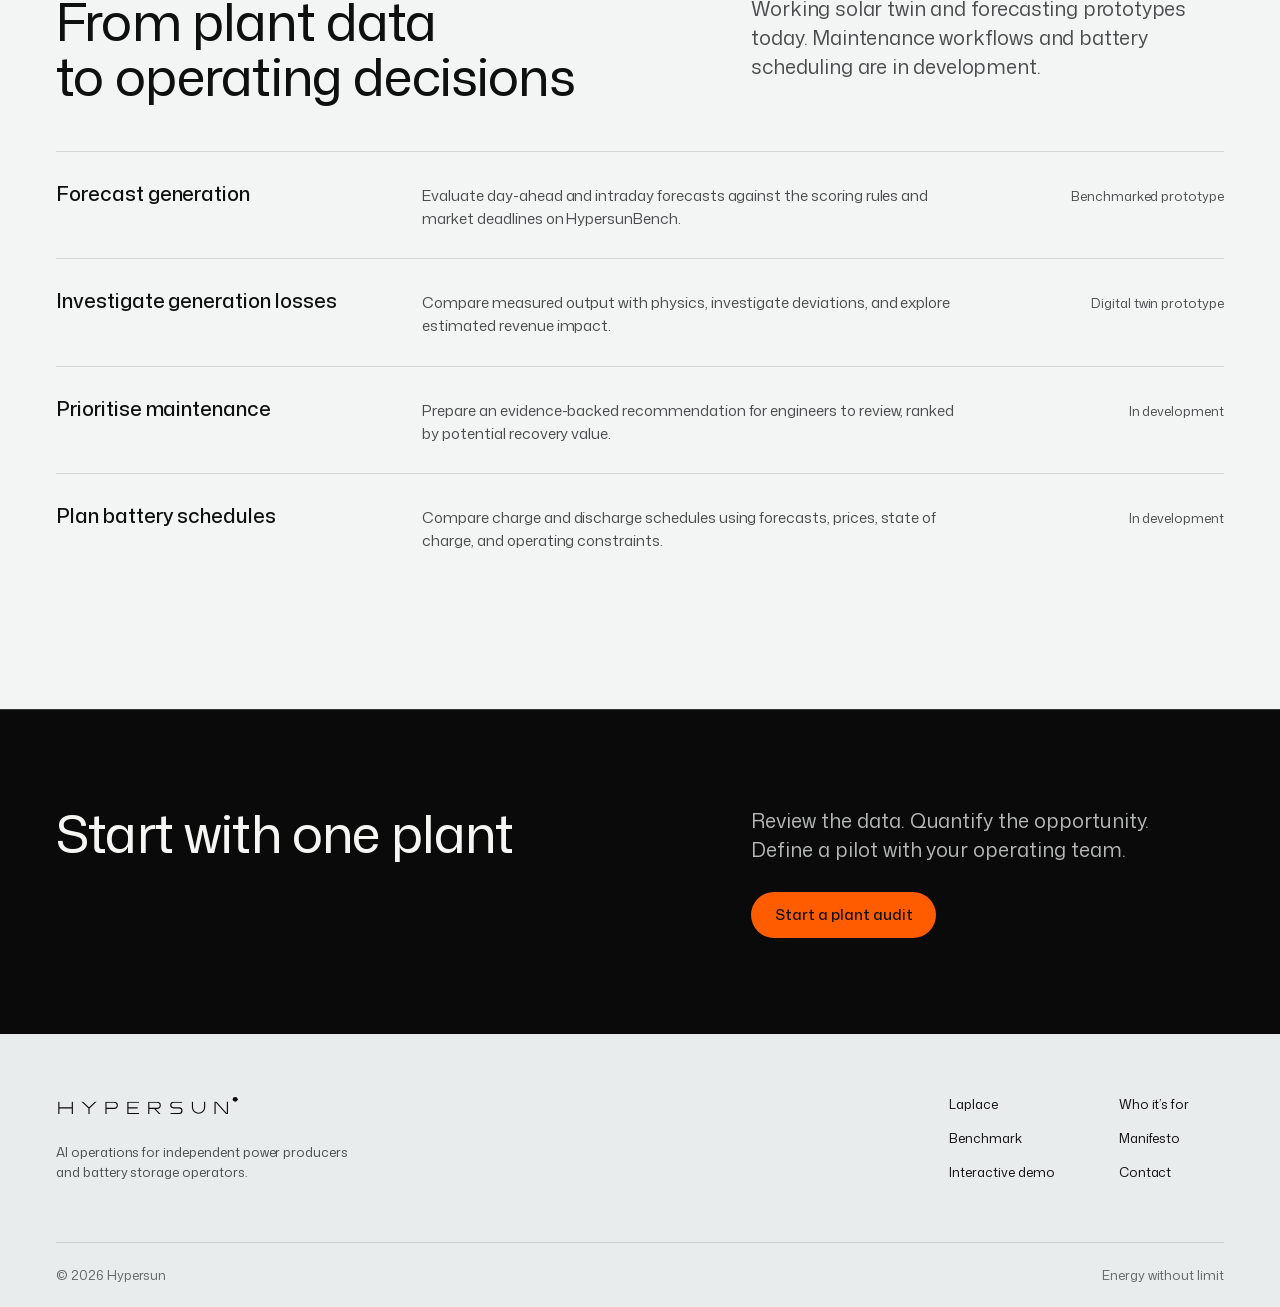
<file: laplace.html>
<!doctype html><html lang="en"><head><meta charset="utf-8"><meta name="viewport" content="width=device-width, initial-scale=1"><title>Laplace · AI operations for energy · Hypersun</title><meta name="description" content="Laplace is Hypersun’s AI operations agent for independent power producers and battery storage operators. Explore the solar digital twin and forecasting prototypes."><meta property="og:title" content="Laplace · AI operations for energy · Hypersun"><meta property="og:description" content="Laplace is Hypersun’s AI operations agent for independent power producers and battery storage operators. Explore the solar digital twin and forecasting prototypes."><link rel="preload" href="assets/fonts/MonaSans.woff2" as="font" type="font/woff2" crossorigin><link rel="stylesheet" href="assets/laplace-app.css"><link rel="stylesheet" href="assets/pages-light.css"><link rel="stylesheet" href="assets/site-shell.css?v=20261030"><link rel="stylesheet" href="assets/atlas-pages.css?v=20261031consistent"><script src="assets/shared-navigation.js?v=20261030" defer></script><link rel="stylesheet" href="assets/atlas-refinements.css?v=20261030"><link rel="icon" href="favicon.ico?v=20261030" sizes="16x16 32x32 48x48"><link rel="icon" href="assets/favicon.svg?v=20261030" type="image/svg+xml" sizes="any"><link rel="apple-touch-icon" href="assets/apple-touch-icon.png?v=20261030" sizes="180x180"></head><body class="atlas-page page-laplace"><a class="site-skip" href="#main">Skip to content</a><header class="site-header">
<a class="brand" href="index.html" aria-label="Hypersun home"><img src="assets/hypersun-wordmark-black.svg" alt="Hypersun" width="184" height="20"></a>
<button class="menu-toggle" type="button" aria-expanded="false" aria-controls="navigation" aria-label="Open navigation"><span></span><span></span></button>
<nav id="navigation" aria-label="Main navigation"><a href="laplace.html" aria-current="page">Laplace</a><a href="index.html#how">How it works</a><a href="hypersunbench/">Benchmark</a><a href="manifesto/">Manifesto</a><a href="who.html">Who it’s for</a><a href="contact.html" class="nav-contact">Start a plant audit</a></nav>
</header><main id="main"><div class="a-opening a-dark"><section class="a-open a-product-open a-wrap"><p class="a-kicker">Product / Laplace</p><h1 id="product-title">Laplace</h1><h2>Your AI operations agent</h2><p class="a-lede">Laplace is Hypersun’s AI operations agent. It brings plant data, physics, and forecasting together to help operators recover generation and improve revenue.</p><div class="a-actions"><a class="a-button" href="demo/">Explore the demo</a><a class="a-button a-button-line" href="contact.html">Start a plant audit</a></div><p class="a-status">We’re building Laplace for generation and storage portfolios. The current working prototypes focus on solar; maintenance workflows and battery scheduling are in development.</p></section></div>
<section class="a-walkthrough"><div class="a-wrap"><div class="a-section-head"><h2 id="hosted-demo-title">See the plant <br>in motion</h2><div><p class="a-lede">Explore recorded plant data, compare measured output with physics, and follow simulated faults as the day plays out.</p><a class="a-text-link" href="demo/">Open the interactive demo</a></div></div><figure><video controls playsinline preload="none" poster="assets/video/laplace-demo.jpg"><source src="assets/video/laplace-demo.mp4" type="video/mp4"></video><figcaption>Laplace walkthrough · recorded-data demo</figcaption></figure></div></section><div class="a-dark a-demo-stage"><section class="demo a-wrap" id="product">
  <div class="demo-hd"><div><div class="foot">Laplace</div><h2>Explore the solar twin</h2></div><p><span class="dk">One plant, one day, every inverter. Click anything. Trip an inverter in What-if and watch the plant respond.</span><span class="mb">One plant, one day, every inverter, measured against physics.</span></p></div>
  <div class="win"><div class="chrome"><span class="dots"><i></i><i></i><i></i></span><span class="url">Laplace · Juniper Flats Solar Park</span></div>
  <div id="lx">
    <div class="bar-top">
      <a class="brand" href="index.html"><img src="assets/hypersun-user-symbol.svg" alt="">Laplace</a>
      <div class="plant">Juniper Flats Solar Park <small>38.7 MWp · 40 inverters</small><svg viewBox="0 0 10 6"><path d="M1 1l4 4 4-4" stroke="currentColor" fill="none"/></svg></div>
      <div class="right"><span>29 Sep 2026</span><b id="lxClock">10:15</b><span class="live"><i></i>Replay</span><span class="av">JF</span></div>
    </div>
    <div class="shell">
      <aside class="sb">
        <h6>Monitor</h6>
        <button data-tab="overview" class="on"><svg viewBox="0 0 16 16" fill="none" stroke="currentColor"><rect x="2" y="2" width="5" height="5" rx="1"/><rect x="9" y="2" width="5" height="5" rx="1"/><rect x="2" y="9" width="5" height="5" rx="1"/><rect x="9" y="9" width="5" height="5" rx="1"/></svg><span>Overview</span></button>
        <button data-tab="map"><svg viewBox="0 0 16 16" fill="none" stroke="currentColor"><path d="M1.5 4l4-1.5 5 1.5 4-1.5v9.5l-4 1.5-5-1.5-4 1.5z"/><path d="M5.5 2.5v9.5M10.5 4v9.5"/></svg><span>Plant map</span></button>
        <button data-tab="inverters"><svg viewBox="0 0 16 16" fill="none" stroke="currentColor"><rect x="2" y="3" width="12" height="10" rx="1"/><path d="M5 6h6M5 8h6M5 10h3"/></svg><span>Inverters &amp; strings</span></button>
        <button data-tab="alarms"><svg viewBox="0 0 16 16" fill="none" stroke="currentColor"><path d="M8 2a4 4 0 0 1 4 4v3l1.5 2.5h-11L4 9V6a4 4 0 0 1 4-4zM6.5 13.5a1.5 1.5 0 0 0 3 0"/></svg><span>Alarms</span><i id="lxBadge"></i></button>
        <h6>Operate</h6>
        <button data-tab="ops"><svg viewBox="0 0 16 16" fill="none" stroke="currentColor"><path d="M10 2.5a3 3 0 0 0-3.6 3.9L2.5 10.3l1.4 1.4 1.8-1.8 1 1-1.8 1.8 1.4 1.4 3.9-3.9A3 3 0 0 0 13.5 6l-1.8 1.8-2.2-.5-.5-2.2z"/></svg><span>Control &amp; O&amp;M</span><i id="lxWoB"></i></button>
        <button data-tab="schedule"><svg viewBox="0 0 16 16" fill="none" stroke="currentColor"><rect x="2" y="3" width="12" height="11" rx="1"/><path d="M2 6.5h12M5.5 1.5v3M10.5 1.5v3"/></svg><span>Schedule &amp; DSM</span></button>
        <h6>Analyse</h6>
        <button data-tab="losses"><svg viewBox="0 0 16 16" fill="none" stroke="currentColor"><path d="M2 13.5h12M4 11V7M8 11V4M12 11V8"/></svg><span>Performance</span></button>
        <button data-tab="whatif"><svg viewBox="0 0 16 16" fill="none" stroke="currentColor"><path d="M8.5 1.5L3.5 9h4l-1 5.5L12.5 7h-4z"/></svg><span>What-if</span></button>
        <button data-tab="health"><svg viewBox="0 0 16 16" fill="none" stroke="currentColor"><path d="M1.5 8.5h3l2-5 3 9 2-4h3"/></svg><span>Long-term health</span></button>
        <button data-tab="reports"><svg viewBox="0 0 16 16" fill="none" stroke="currentColor"><path d="M4 1.5h5.5L12.5 4.5v10H4z"/><path d="M9.5 1.5v3h3M6 8h4.5M6 10.5h4.5"/></svg><span>Reports</span></button>
        <div class="conn">OPC UA <b>connected</b> <br>Read-only · 5 min scan</div>
      </aside>
      <div class="main"><div class="mc">
        <div class="view" data-view="overview">
          <div class="kpis">
            <div class="card kpi"><div class="l">Output now</div><div class="v"><span id="kN">0</span><small>MW</small></div><div class="s" id="kNs"></div></div>
            <div class="card kpi"><div class="l">Physics expects</div><div class="v"><span id="kE">0</span><small>MW</small></div><div class="s">From sunlight and temperature</div></div>
            <div class="card kpi"><div class="l">Today vs physics</div><div class="v"><span id="kR">0</span><small>%</small></div><div class="s" id="kRs"></div></div>
            <div class="card kpi"><div class="l">Lost today</div><div class="v"><span id="kL">$0</span></div><div class="s" id="kLs"></div></div>
          </div>
          <div class="row">
            <div class="card mapcard"><div class="hd"><h4>Plant</h4><span>Brightness is measured output</span></div><div class="slot" data-mapslot="overview"><canvas id="lxMap"></canvas></div></div>
            <div class="card att"><div class="hd"><h4>Needs attention</h4><span>Lost so far</span></div><ul id="lxAtt"></ul><div class="sugg"><div class="l">Suggested next step</div><div id="lxAct"></div></div></div>
          </div>
          <div class="card"><div class="hd"><div class="play"><button id="lxPlay" aria-label="Play or pause"></button><div class="seg"><button data-speed="0.5">0.5×</button><button data-speed="1" class="on">1×</button><button data-speed="3">3×</button></div></div>
            <div class="chips"><button data-jump="7.5">07:30 · control room 10 offline</button><button data-jump="12.6">12:36 · back online</button><button data-jump="16.5" data-sel="03">16:30 · inverter 03 sags</button></div></div>
            <div class="pad"><canvas id="lxTl"></canvas></div></div>
        </div>
        <div class="view" data-view="map" hidden>
          <div class="ttl"><h3>Plant map</h3><p>All 5,283 tables. Hover an inverter block, click for details.</p></div>
          <div class="card mapcard" style="flex:1"><div class="slot" data-mapslot="map" style="min-height:560px"></div></div>
        </div>
        <div class="view" data-view="inverters" hidden>
          <div class="ttl"><h3>Inverters</h3><p>Output as a share of physics, every 15 minutes. Outlined cells are offline. Click a row to see its strings.</p></div>
          <div class="card"><div class="pad" style="padding-top:16px"><canvas id="lxHm" style="height:420px"></canvas></div></div>
          <div class="card"><div class="hd"><h4 id="stT">Strings · inverter 01</h4><span>Current per string now, against its combiner peers</span></div><div class="pad"><div id="stGrid" class="stg"></div></div></div>
        </div>
        <div class="view" data-view="alarms" hidden>
          <div class="ttl"><h3>Alarms</h3><p>Raised when an inverter falls more than 12% below physics.</p></div>
          <div class="card"><table><thead><tr><th>Inverter</th><th>Status</th><th>First seen</th><th>Duration</th><th>Lost</th></tr></thead><tbody id="alRows"></tbody></table></div>
        </div>
        <div class="view" data-view="ops" hidden>
          <div class="ttl"><h3>Control &amp; O&amp;M</h3><p id="lxWoN">Work orders are created from alarms, the plant map and the drawer.</p></div>
          <div class="row" style="flex:none;min-height:0;grid-template-columns:1fr 360px">
            <div class="card wo"><div class="hd"><h4>Work orders</h4><span id="woCount"></span></div><ul id="lxWo"></ul></div>
            <div class="card wo"><div class="hd"><h4>Crews on shift</h4><span></span></div><ul id="crew"></ul></div>
          </div>
          <div class="card"><div class="hd"><h4>Spares</h4><span></span></div><table><thead><tr><th>Part</th><th>On hand</th><th>Minimum</th><th>Status</th></tr></thead><tbody id="spares"></tbody></table></div>
        </div>
        <div class="view" data-view="schedule" hidden>
          <div class="ttl"><h3>Schedule &amp; DSM</h3><p><b id="lxSchOut">0</b> of <b id="lxSchBlk">0</b> blocks so far outside the ±10% band</p></div>
          <div class="card"><div class="hd"><h4>Day-ahead schedule vs delivered, 15-minute blocks</h4><span>Boxes show the band. Solid bars are outside it.</span></div><div class="pad"><canvas id="lxSch"></canvas></div></div>
        </div>
        <div class="view" data-view="losses" hidden>
          <div class="ttl"><h3>Performance</h3><label class="price">Price $/MWh <input id="lsPrice" type="number" value="50" min="0" step="5"></label></div>
          <div class="sum">
            <div class="card kpi"><div class="l">Lost to physics so far</div><div class="v" id="lsTot">$0</div><div class="s" id="lsMwh"></div></div>
            <div class="card kpi"><div class="l">From inverters offline</div><div class="v" id="lsOff">$0</div><div class="s">Below 60% of physics</div></div>
            <div class="card kpi"><div class="l">From underperformance</div><div class="v" id="lsRest">$0</div><div class="s">Everything else</div></div>
          </div>
          <div class="card"><table><thead><tr><th>Inverter</th><th>Actual MWh</th><th>Physics MWh</th><th>Of physics</th><th>Lost</th></tr></thead><tbody id="lsRows"></tbody></table></div>
        </div>
        <div class="view" data-view="health" hidden>
          <div class="ttl"><h3>Long-term health</h3><p>Five years of performance, corrected for weather</p></div>
          <div class="sum">
            <div class="card kpi"><div class="l">Degradation</div><div class="v">−0.52<small>% / year</small></div><div class="s">Within the module warranty of −0.7%</div></div>
            <div class="card kpi"><div class="l">Soiling loss, last 30 days</div><div class="v">2.1<small>%</small></div><div class="s">About 0.8 MWh a day</div></div>
            <div class="card kpi"><div class="l">Next cleaning</div><div class="v">9<small>days</small></div><div class="s">When soiling cost passes cleaning cost</div></div>
          </div>
          <div class="card"><div class="hd"><h4>Performance ratio, monthly</h4><span>Dashed: degradation trend. Dips: soiling before each cleaning.</span></div><div class="pad"><canvas id="lxHl" style="display:block;width:100%;height:320px"></canvas></div></div>
        </div>
        <div class="view" data-view="reports" hidden>
          <div class="ttl"><h3>Reports</h3><p>Generated from the twin, ready for lenders, offtakers and the grid operator.</p></div>
          <div class="card"><table><thead><tr><th>Report</th><th>Period</th><th>For</th><th></th></tr></thead><tbody id="reps"></tbody></table></div>
        </div>
        <div class="view" data-view="whatif" hidden>
          <div class="ttl"><h3>What-if</h3><div class="tool"><button id="lxFault" class="on">Pick an inverter to trip</button><button id="lxReset">Reset</button></div></div>
          <div class="wi">
            <div class="card mapcard"><div class="slot" data-mapslot="whatif"></div></div>
            <div class="card att"><div class="hd"><h4>Simulated faults</h4><span>Lost so far</span></div><ul id="wiList"></ul>
              <ol><li>Pick a time on the Overview timeline.</li><li>Click any inverter block here to trip it.</li><li>Watch alarms, losses and the schedule react.</li></ol><div style="height:16px"></div></div>
          </div>
        </div>
      </div></div>
    </div>
    <aside class="dr" id="lxDr">
      <div class="top"><div><h5 id="drT">Inverter</h5><div class="st" id="drS"></div></div><button id="lxDrX" aria-label="Close">×</button></div>
      <dl><div><dt>Output now</dt><dd id="drNow"></dd></div><div><dt>Of physics</dt><dd id="drPh"></dd></div><div><dt>Today</dt><dd id="drE"></dd></div><div><dt>Lost today</dt><dd id="drL"></dd></div></dl>
      <div><div style="font-size:12.5px;color:rgba(25,25,25,.5);margin-bottom:8px">Output vs physics today</div><canvas id="lxDrC"></canvas></div>
      <div class="acts"><button id="drWo">Create work order</button><button id="drFault" class="ghost">Simulate a fault here</button></div>
    </aside>
    <div class="tip" id="lxTip"></div>
    <div class="toast" id="lxToast"></div>
  </div>
  </div>
  <figure class="lp-shot"><img src="assets/laplace-light-preview.png?v=20261024b" alt="Laplace showing Juniper Flats Solar Park: output now, the physics expectation, and four offline inverters flagged on the plant map" loading="lazy"><figcaption>Open this page on a larger screen to explore it.</figcaption></figure>
<p class="a-note a-demo-note">Recorded NREL PVDAQ 9069 data from a 38.7 MWp plant, shown as fictional Juniper Flats Solar Park. Work orders, crews, spares, and reports are synthetic. Faults you simulate are not in the data.</p></section>
</div><section class="a-capabilities a-wrap" id="what"><div class="a-section-head"><h2>From plant data <br>to operating decisions</h2><p class="a-lede">Working solar twin and forecasting prototypes today. Maintenance workflows and battery scheduling are in development.</p></div><div class="a-capability-list"><article><h3>Forecast generation</h3><p>Evaluate day-ahead and intraday forecasts against the scoring rules and market deadlines on HypersunBench.</p><span>Benchmarked prototype</span></article><article><h3>Investigate generation losses</h3><p>Compare measured output with physics, investigate deviations, and explore estimated revenue impact.</p><span>Digital twin prototype</span></article><article><h3>Prioritise maintenance</h3><p>Prepare an evidence-backed recommendation for engineers to review, ranked by potential recovery value.</p><span>In development</span></article><article><h3>Plan battery schedules</h3><p>Compare charge and discharge schedules using forecasts, prices, state of charge, and operating constraints.</p><span>In development</span></article></div></section><section class="a-closing a-dark"><div class="a-wrap"><h2>Start with one plant</h2><div><p>Review the data. Quantify the opportunity. <br>Define a pilot with your operating team.</p><a class="a-button" href="contact.html">Start a plant audit</a></div></div></section></main><footer class="a-footer"><div class="a-wrap"><div class="a-footer-top"><div><a href="index.html" aria-label="Hypersun home"><img src="assets/hypersun-wordmark-black.svg" alt="Hypersun" width="184" height="20"></a><p>AI operations for independent power producers <br>and battery storage operators.</p></div><nav aria-label="Footer"><a href="laplace.html">Laplace</a><a href="who.html">Who it’s for</a><a href="hypersunbench/">Benchmark</a><a href="manifesto/">Manifesto</a><a href="demo/">Interactive demo</a><a href="contact.html">Contact</a></nav></div><div class="a-footer-bottom"><span>© 2026 Hypersun</span><span>Energy without limit</span></div></div></footer><script src="assets/laplace-light.js?v=20261024b"></script></body></html>
</file>
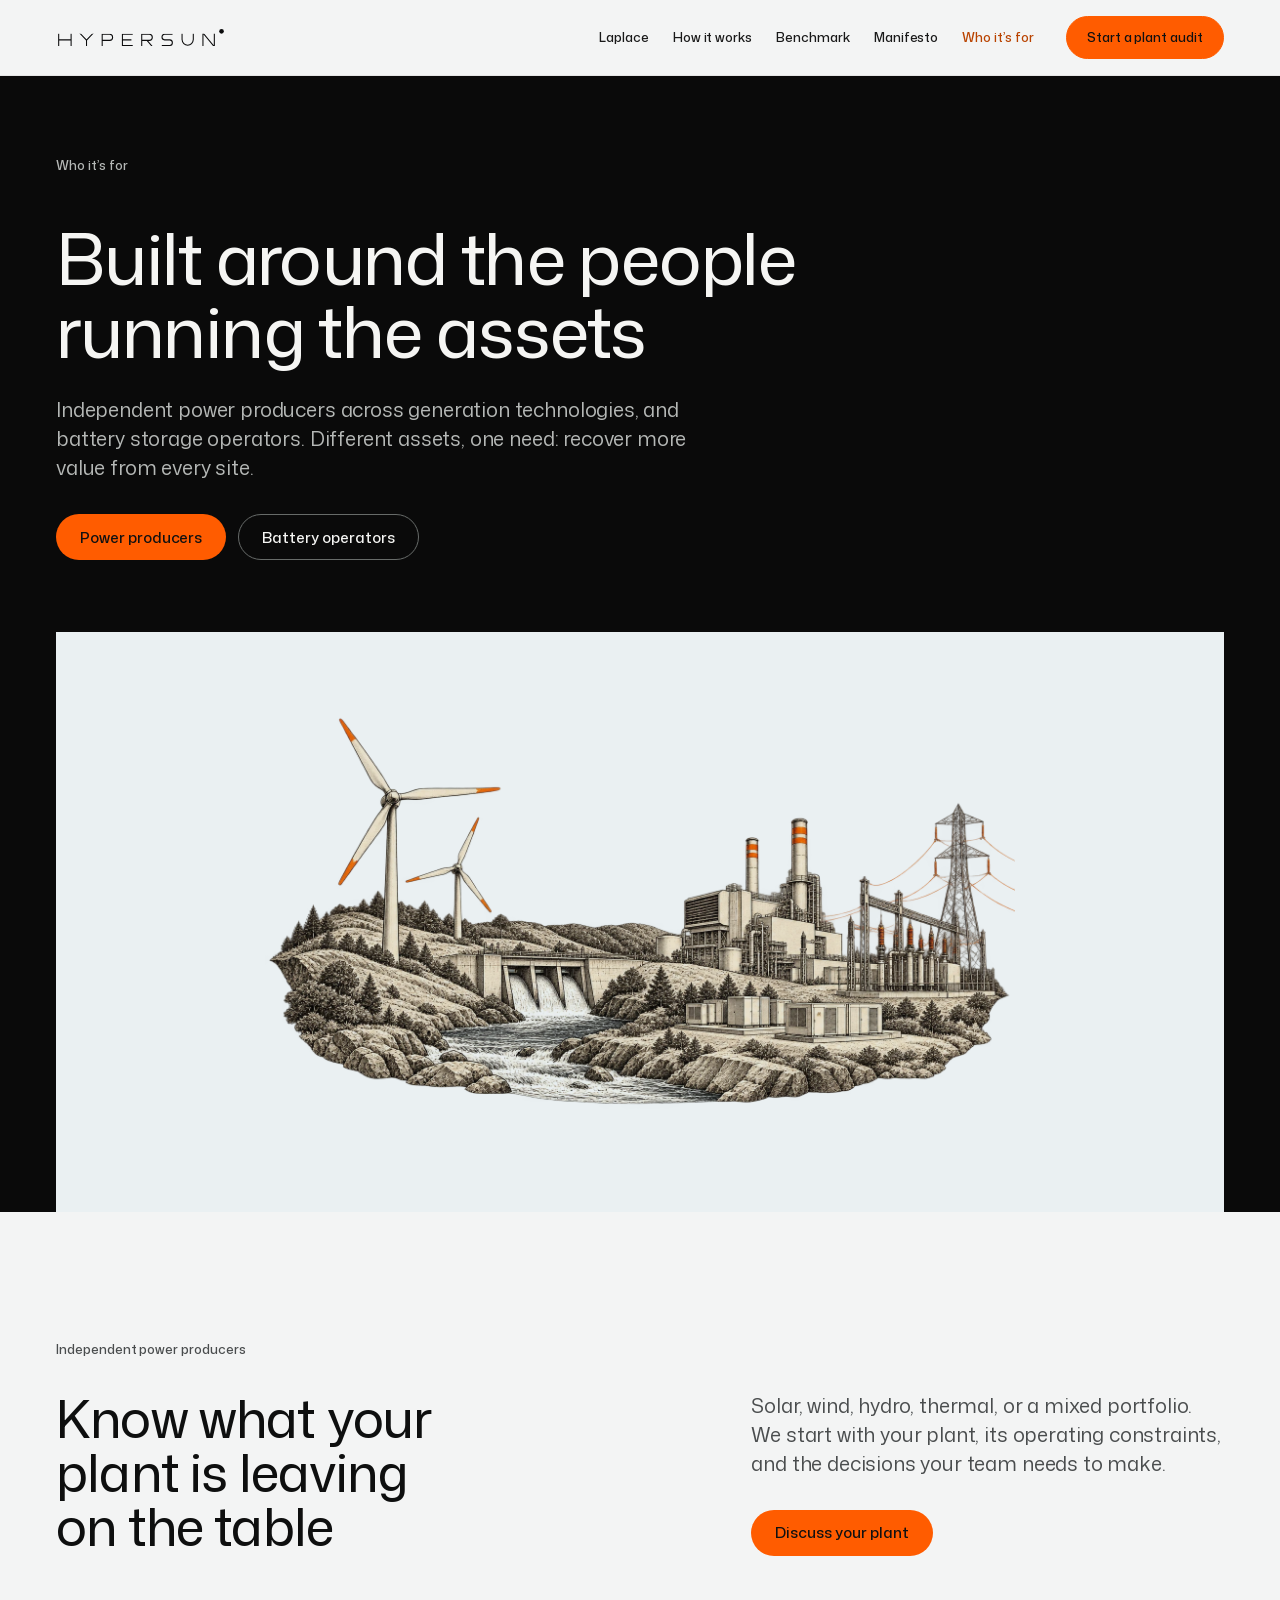
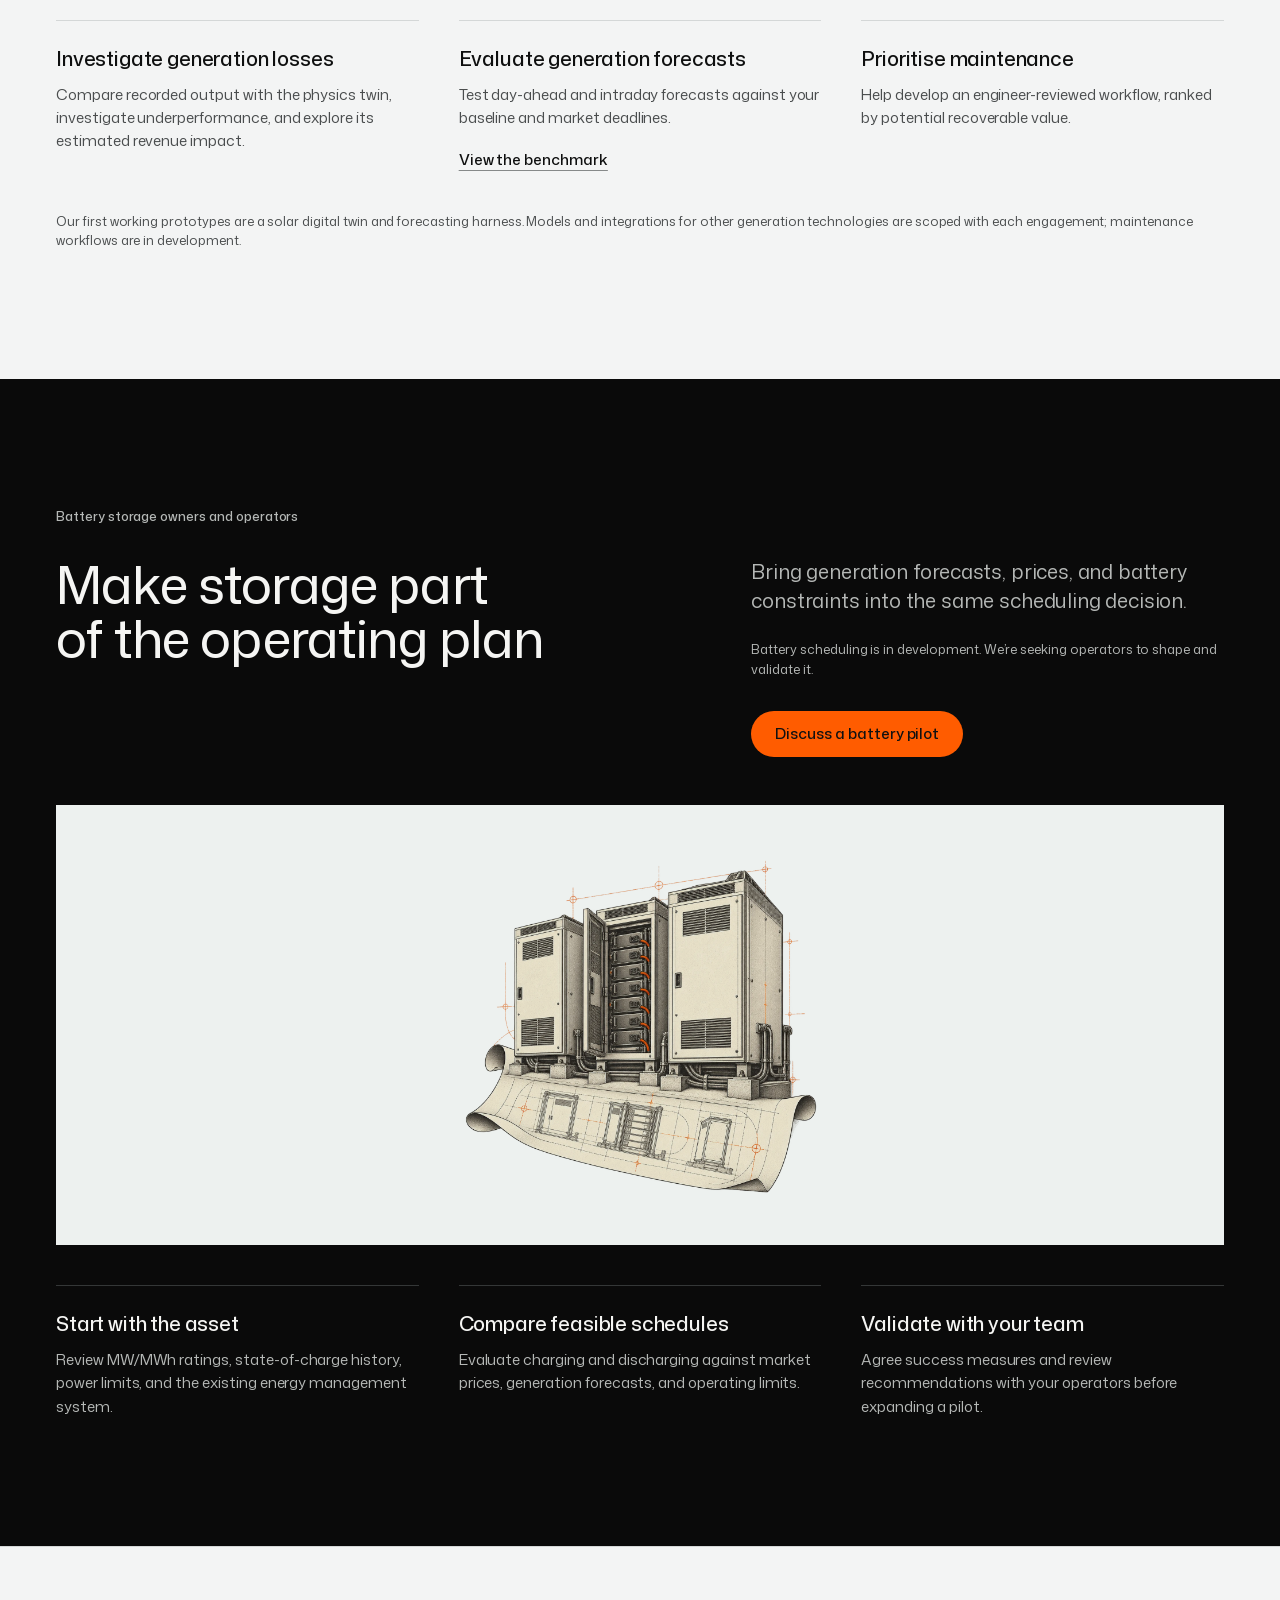
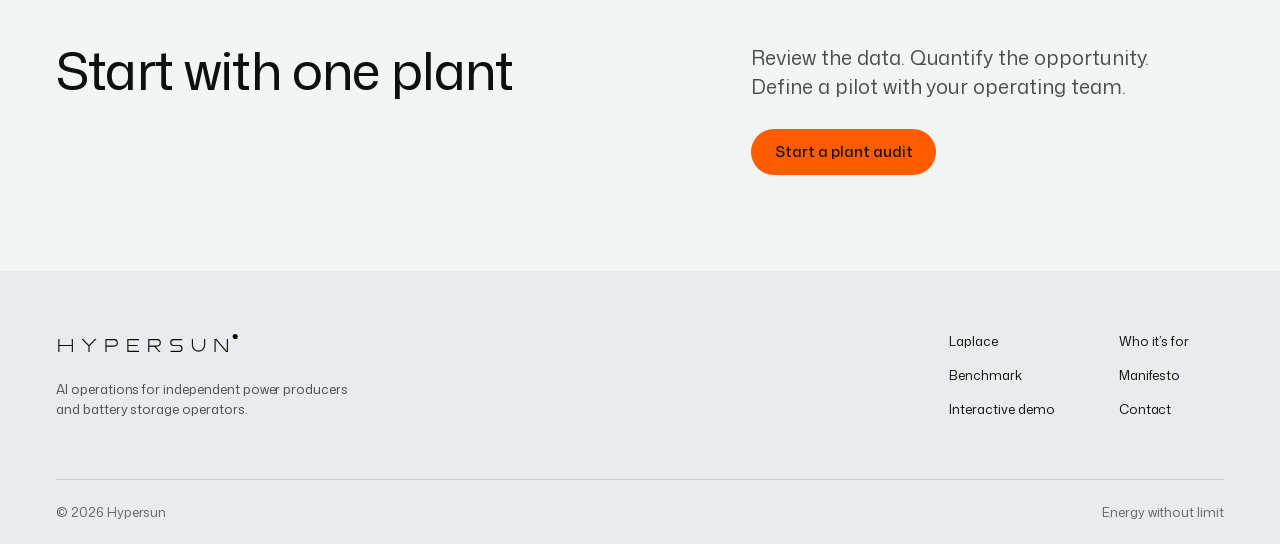
<file: who.html>
<!doctype html><html lang="en"><head><meta charset="utf-8"><meta name="viewport" content="width=device-width, initial-scale=1"><title>Who it’s for · Hypersun</title><meta name="description" content="AI operations for independent power producers and battery storage operators."><meta property="og:title" content="Who it’s for · Hypersun"><meta property="og:description" content="AI operations for independent power producers and battery storage operators."><link rel="preload" href="assets/fonts/MonaSans.woff2" as="font" type="font/woff2" crossorigin><link rel="stylesheet" href="assets/site-shell.css?v=20261030"><link rel="stylesheet" href="assets/atlas-pages.css?v=20261031consistent"><script src="assets/shared-navigation.js?v=20261030" defer></script><link rel="stylesheet" href="assets/atlas-refinements.css?v=20261030"><link rel="icon" href="favicon.ico?v=20261030" sizes="16x16 32x32 48x48"><link rel="icon" href="assets/favicon.svg?v=20261030" type="image/svg+xml" sizes="any"><link rel="apple-touch-icon" href="assets/apple-touch-icon.png?v=20261030" sizes="180x180"><link rel="stylesheet" href="assets/engraving-system.css?v=20261031"></head><body class="atlas-page page-who"><a class="site-skip" href="#main">Skip to content</a><header class="site-header">
<a class="brand" href="index.html" aria-label="Hypersun home"><img src="assets/hypersun-wordmark-black.svg" alt="Hypersun" width="184" height="20"></a>
<button class="menu-toggle" type="button" aria-expanded="false" aria-controls="navigation" aria-label="Open navigation"><span></span><span></span></button>
<nav id="navigation" aria-label="Main navigation"><a href="laplace.html">Laplace</a><a href="index.html#how">How it works</a><a href="hypersunbench/">Benchmark</a><a href="manifesto/">Manifesto</a><a href="who.html" aria-current="page">Who it’s for</a><a href="contact.html" class="nav-contact">Start a plant audit</a></nav>
</header><main id="main"><div class="a-opening a-dark"><section class="a-open a-wrap"><p class="a-kicker">Who it’s for</p><h1>Built around the people <br>running the assets</h1><p class="a-lede">Independent power producers across generation technologies, and battery storage operators. Different assets, one need: recover more value from every site.</p><div class="a-actions"><a class="a-button" href="#aud0">Power producers</a><a class="a-button a-button-line" href="#aud1">Battery operators</a></div></section><figure class="a-painting engraving-plate portfolio-plate"><img src="assets/engravings/mixed-generation.webp" alt="Engraved landscape of wind, hydro, thermal generation, battery storage and grid infrastructure" width="1536" height="1024" loading="lazy" decoding="async"></figure></div>
<section class="a-audience a-solar-audience" id="aud0"><div class="a-wrap"><div class="a-audience-top"><div><p class="a-kicker">Independent power producers</p><h2>Know what your <br>plant is leaving <br>on the table</h2><p class="a-lede">Solar, wind, hydro, thermal, or a mixed portfolio. We start with your plant, its operating constraints, and the decisions your team needs to make.</p><a class="a-button" href="contact.html">Discuss your plant</a></div></div><div class="a-three"><article><h3>Investigate generation losses</h3><p>Compare recorded output with the physics twin, investigate underperformance, and explore its estimated revenue impact.</p></article><article><h3>Evaluate generation forecasts</h3><p>Test day-ahead and intraday forecasts against your baseline and market deadlines.</p><a class="a-text-link" href="hypersunbench/">View the benchmark</a></article><article><h3>Prioritise maintenance</h3><p>Help develop an engineer-reviewed workflow, ranked by potential recoverable value.</p></article></div><p class="a-note">Our first working prototypes are a solar digital twin and forecasting harness. Models and integrations for other generation technologies are scoped with each engagement; maintenance workflows are in development.</p></div></section>
<section class="a-dark a-audience a-battery-audience" id="aud1"><div class="a-wrap"><div class="a-audience-top"><div><p class="a-kicker">Battery storage owners and operators</p><h2>Make storage part <br>of the operating plan</h2><p class="a-lede">Bring generation forecasts, prices, and battery constraints into the same scheduling decision.</p><p class="a-status">Battery scheduling is in development. We’re seeking operators to shape and validate it.</p><a class="a-button" href="contact.html?asset=battery">Discuss a battery pilot</a></div><figure class="a-painting a-battery-painting engraving-plate storage-plate"><img src="assets/battery-storage-illustration.webp" alt="Engraving of battery storage cabinets, modules and engineering drawings" width="1536" height="1024" loading="lazy" decoding="async"></figure></div><div class="a-three"><article><h3>Start with the asset</h3><p>Review MW/MWh ratings, state-of-charge history, power limits, and the existing energy management system.</p></article><article><h3>Compare feasible schedules</h3><p>Evaluate charging and discharging against market prices, generation forecasts, and operating limits.</p></article><article><h3>Validate with your team</h3><p>Agree success measures and review recommendations with your operators before expanding a pilot.</p></article></div></div></section><section class="a-closing"><div class="a-wrap"><h2>Start with one plant</h2><div><p>Review the data. Quantify the opportunity. <br>Define a pilot with your operating team.</p><a class="a-button" href="contact.html">Start a plant audit</a></div></div></section></main><footer class="a-footer"><div class="a-wrap"><div class="a-footer-top"><div><a href="index.html" aria-label="Hypersun home"><img src="assets/hypersun-wordmark-black.svg" alt="Hypersun" width="184" height="20"></a><p>AI operations for independent power producers <br>and battery storage operators.</p></div><nav aria-label="Footer"><a href="laplace.html">Laplace</a><a href="who.html">Who it’s for</a><a href="hypersunbench/">Benchmark</a><a href="manifesto/">Manifesto</a><a href="demo/">Interactive demo</a><a href="contact.html">Contact</a></nav></div><div class="a-footer-bottom"><span>© 2026 Hypersun</span><span>Energy without limit</span></div></div></footer></body></html>
</file>
<file: assets/site-shell.css>
/* Shared v5 navigation. Scoped to keep the twin's own controls independent. */
:root{--gutter:clamp(22px,4.5vw,72px)}
.site-header,.site-header *,.shared-footer,.shared-footer *{box-sizing:border-box}
.site-header{height:84px;display:flex;align-items:center;justify-content:space-between;gap:24px;padding:0 var(--gutter);position:relative;z-index:50;background:#fff;border-bottom:1px solid #e5e5e5;font-family:Geist,Arial,sans-serif;color:#191919}
.site-header .brand{flex:none;display:block}
.site-header .brand img{display:block;width:184px;height:64px;max-width:none;object-fit:contain}
.site-header #navigation{position:static;inset:auto;display:flex;align-items:center;gap:24px;height:auto;padding:0;margin:0;background:transparent;box-shadow:none;border:0;font:500 13px Geist,Arial,sans-serif;color:#191919}
.site-header #navigation:before{display:none}
.site-header #navigation>a{color:#191919;text-decoration:none;white-space:nowrap;line-height:1.5;padding:10px 0}
.site-header #navigation>a:hover,.site-header #navigation>a[aria-current=page]{color:#b94300}
.site-header #navigation>.nav-contact{margin:0 0 0 8px;padding:12px 18px;border:1px solid #ff5c00;border-radius:9px;background:#ff5c00;color:white}
.site-header #navigation>.nav-contact:hover{background:#df4f00;border-color:#df4f00;color:white}
.site-header #navigation>.nav-contact[aria-current=page]{color:white}
.site-header .menu-toggle{display:none}
.site-header :focus-visible,.shared-footer :focus-visible,.research-actions a:focus-visible,.walkthrough-link:focus-visible{outline:2px solid #b94300;outline-offset:5px}
.site-skip{position:fixed;left:20px;top:-100px;z-index:100;background:#fff;color:#191919;padding:12px 20px;font:500 14px Geist,sans-serif}
.site-skip:focus{top:12px}
.shared-footer{max-width:1440px;margin:auto;padding:0 var(--gutter);border-top:1px solid #dedede;background:#f7f7f7;color:#191919;display:block;font-family:Geist,Arial,sans-serif}
.shared-footer a{color:inherit;text-decoration:none}.shared-footer a:hover{color:#b94300}
.shared-footer .footer-top{padding:48px 0;display:flex;align-items:flex-start;justify-content:space-between;gap:32px;flex-wrap:wrap}
.shared-footer .brand img{width:184px;height:64px;object-fit:contain;display:block}
.shared-footer .footer-top p{font-size:13px;color:#585858;line-height:1.6;margin:0}
.shared-footer .footer-top>div{display:flex;flex-wrap:wrap;gap:16px 24px;font-size:12px;max-width:450px}
.shared-footer .footer-contact{font-size:13px;color:#585858;margin:0}.shared-footer .footer-contact a{color:#191919;margin-left:15px}
.shared-footer .footer-bottom{display:flex;justify-content:space-between;gap:20px;border-top:1px solid #dedede;margin-top:24px;padding:22px 0;font-size:11px;color:#585858}
.footer-top>div{flex-wrap:wrap;row-gap:16px}
.hosted-walkthrough{max-width:1440px;margin:auto;padding:64px var(--gutter) 40px;display:grid;grid-template-columns:minmax(0,4fr) minmax(0,6fr);gap:64px;align-items:center}
.walkthrough-label{font:500 13px Geist,sans-serif;color:#b94300}
.hosted-walkthrough h2{font:500 clamp(36px,3.6vw,54px)/1.08 Geist,sans-serif;letter-spacing:-.045em;margin:18px 0 24px;text-transform:none}
.hosted-walkthrough p{font:400 16px/1.65 Geist,sans-serif;color:#585858;max-width:43ch}
.walkthrough-link{display:inline-flex;margin-top:28px;padding:13px 20px;border-radius:10px;background:#ff5c00;color:#fff;text-decoration:none;font:500 14px/1.5 Geist,sans-serif}
.hosted-walkthrough figure{margin:0;min-width:0}.hosted-walkthrough video{display:block;width:100%;aspect-ratio:16/9;object-fit:contain;border-radius:16px;border:1px solid #dedede;background:#fff}
.hosted-walkthrough figcaption{margin-top:12px;color:#585858;font:400 12px Geist,sans-serif}
.error-page{margin:0;background:#f7f7f7}
.not-found{min-height:60vh;padding:100px var(--gutter);font-family:Geist,Arial,sans-serif;color:#191919;background:#f7f7f7}.not-found h1{font-size:clamp(42px,7vw,84px);font-weight:500;letter-spacing:-.05em;margin:16px 0}.not-found>p{line-height:1.6}
.research-actions{display:flex;gap:12px;flex-wrap:wrap;margin-top:28px}.research-actions a{display:inline-flex;align-items:center;justify-content:center;min-height:46px;padding:11px 20px;border:1px solid #c7c7c7;border-radius:9px;text-decoration:none;background:#fff;color:#191919;font:500 14px/1.5 Geist,sans-serif}.research-actions a:first-child{background:#ff5c00;color:#fff;border-color:#ff5c00}
@media(max-width:1100px){
 .site-header{height:76px}.site-header .menu-toggle{display:flex;flex-direction:column;align-items:center;justify-content:center;gap:5px;width:44px;height:44px;padding:0;border:0;background:transparent;cursor:pointer;flex:none}
 .site-header .menu-toggle span{display:block;height:1px;width:21px;background:#191919;transition:transform .15s}
 .site-header .menu-toggle[aria-expanded=true] span:first-child{transform:translateY(3px) rotate(45deg)}.site-header .menu-toggle[aria-expanded=true] span:last-child{transform:translateY(-3px) rotate(-45deg)}
 .site-header #navigation{display:none;position:absolute;top:76px;left:0;right:0;flex-direction:column;align-items:stretch;gap:0;background:#fff;padding:15px var(--gutter) 25px;border-bottom:1px solid #dedede;box-shadow:0 8px 15px #0000000a;max-height:calc(100svh - 76px);overflow:auto}
 .site-header #navigation.open{display:flex}.site-header #navigation>a{padding:13px 0;font-size:15px}.site-header #navigation>.nav-contact{padding:13px;margin:10px 0 0;text-align:center}
 .shared-footer .footer-top>div{width:100%;max-width:none}
 .hosted-walkthrough{gap:32px}
}
@media(max-width:680px){
 .site-header{height:70px}.site-header #navigation{top:70px;max-height:calc(100svh - 70px)}.site-header .brand img{width:160px;height:56px}
 .shared-footer .footer-top{display:block;padding:36px 0}.shared-footer .footer-top p{margin-top:24px}.shared-footer .footer-top>div{display:flex;margin-top:24px;gap:16px 22px}.shared-footer .footer-contact a{display:block;margin:10px 0;overflow-wrap:anywhere}
 .hosted-walkthrough{grid-template-columns:minmax(0,1fr);padding-top:40px;gap:30px}.hosted-walkthrough h2{font-size:36px}.not-found{padding-top:56px}
}
@media(prefers-reduced-motion:reduce){.site-header .menu-toggle span{transition:none}}
</file>
<file: assets/atlas-pages.css>
/* Inner pages: runAtlas v1.1 type roles and layout proportions, Hypersun palette. */
@font-face{font-family:'Mona Sans';src:url('fonts/MonaSans.woff2') format('woff2');font-weight:200 900;font-display:swap}
.atlas-page{--a-font:'Mona Sans',Arial,sans-serif;--a-paper:#f3f4f4;--a-ink:#0e0f0f;--a-muted:#4a4d4e;--a-line:#d4d7d7;--a-orange:#ff5c00;--a-margin:56px;--a-section:clamp(88px,10vw,144px);--sans:var(--a-font);--disp:var(--a-font);--mono:var(--a-font);--gut:var(--a-margin);--void:var(--a-paper);--core:var(--a-ink);--c80:var(--a-muted);--c55:#626666;--c35:#858989;--c18:var(--a-line);--glow:none;margin:0;background:var(--a-paper);color:var(--a-ink);font:400 15px/1.55 var(--a-font);letter-spacing:-.003em;-webkit-font-smoothing:antialiased}
.atlas-page *{box-sizing:border-box}.atlas-page h1,.atlas-page h2,.atlas-page h3,.atlas-page p,.atlas-page figure{margin:0}.atlas-page img{display:block;max-width:100%;height:auto}.atlas-page a{color:inherit;text-decoration:none}.atlas-page button,.atlas-page input,.atlas-page select,.atlas-page textarea{font:inherit}.atlas-page h1,.atlas-page h2,.atlas-page h3{text-transform:none;text-wrap:balance}.atlas-page :focus-visible{outline:2px solid #d54d00;outline-offset:5px}.atlas-page section[id]{scroll-margin-top:40px}
.a-wrap{max-width:1440px;margin:auto;padding-inline:var(--a-margin)}
.atlas-page .site-header{height:76px;font-family:var(--a-font);background:var(--a-paper);padding-inline:var(--a-margin)}
.atlas-page .site-header #navigation{font-family:var(--a-font);font-size:13px}.atlas-page .site-header .brand img{width:170px;height:56px}.atlas-page .site-header #navigation>.nav-contact{border-radius:999px;color:#111;background:var(--a-orange);padding:11px 20px}.atlas-page .site-header #navigation>.nav-contact:hover{background:#e85300}
.a-kicker{font:500 13px/1.4 var(--a-font);margin-bottom:32px!important;color:var(--a-muted)}
.a-open{padding-top:88px;padding-bottom:100px}.a-open h1,.a-contact h1{font:440 clamp(56px,5.56vw,80px)/1.02 var(--a-font);letter-spacing:-.022em;max-width:15em}
.a-open .a-lede{margin-top:28px;max-width:34em}.a-lede{font:400 20px/1.45 var(--a-font);letter-spacing:-.008em;color:var(--a-muted)}
.a-actions{display:flex;flex-wrap:wrap;gap:12px;margin-top:32px}
.a-button{display:inline-flex;align-items:center;justify-content:center;min-height:46px;padding:12px 23px;border:1px solid transparent;border-radius:999px;background:var(--a-orange);color:#111!important;font:500 15px/1.3 var(--a-font);cursor:pointer;text-decoration:none;transition:background-color .18s}
.a-button:hover{background:#e85300}.a-button-line{background:none;border-color:#a8abab}.a-button-line:hover{background:#e5e7e7}
.a-text-link{display:inline-block;font:500 15px/1.5 var(--a-font);text-decoration:underline!important;text-underline-offset:5px;text-decoration-color:#868989!important}.a-text-link:hover{text-decoration-color:var(--a-orange)!important}
.a-dark{background:#0a0a0a;color:#f5f5f3;--a-muted:#b5b8b6;--a-line:#343737}.a-dark .a-kicker{color:#b5b8b6}.a-dark .a-lede{color:#b5b8b6}
.a-audience{padding-block:var(--a-section)}
.a-audience-top{display:grid;grid-template-columns:1fr 1fr;gap:72px;align-items:center}
.a-audience h2,.a-section-head h2,.a-preparation h2,.a-closing h2{font:440 52px/1.04 var(--a-font);letter-spacing:-.016em}
.a-audience .a-lede{margin-top:28px;max-width:26em}.a-audience .a-button{margin-top:32px}.a-status{font:400 13px/1.55 var(--a-font);color:var(--a-muted);margin-top:24px!important;max-width:50em}
.a-engraving{min-width:0;display:flex;align-items:center;justify-content:center;align-self:stretch}.a-engraving img{width:100%;max-width:510px;height:auto;max-height:540px;object-fit:contain}
.a-three{display:grid;grid-template-columns:repeat(3,minmax(0,1fr));gap:40px;margin-top:64px}.a-three article{border-top:1px solid var(--a-line);padding-top:24px}.a-three h3{font:500 20px/1.3 var(--a-font);letter-spacing:-.008em}.a-three p{margin-top:12px;color:var(--a-muted);max-width:36em}.a-three .a-text-link{margin-top:20px}
.a-note{display:block;font:400 13px/1.5 var(--a-font);color:var(--a-muted)}.a-audience>.a-wrap>.a-note{margin-top:40px}
.a-closing{padding-block:96px;border-top:1px solid var(--a-line)}.a-closing>.a-wrap{display:grid;grid-template-columns:1fr 1fr;gap:72px}.a-closing p{font:400 20px/1.45 var(--a-font);color:var(--a-muted)}.a-closing .a-button{margin-top:28px}
.a-footer{display:block;background:#e9ecec;border:0;padding:0;color:#0e0f0f;font:400 13px/1.55 var(--a-font)}.a-footer-top{display:flex;justify-content:space-between;gap:64px;padding-block:60px}.a-footer-top img{width:184px;height:24px;object-fit:contain;object-position:left}.a-footer-top p{margin-top:24px;color:#4a4d4e}.a-footer nav{position:static;inset:auto;display:grid;grid-template-columns:1fr 1fr;gap:14px 64px;padding:0;height:auto;background:none}.a-footer nav:before{display:none}.a-footer nav a:hover{color:#a83f00}.a-footer-bottom{border-top:1px solid #cdd1d1;display:flex;justify-content:space-between;padding-block:22px;color:#626666}
/* Contact: the copy and the form share one opening, as in Atlas. */
.a-contact{padding-block:88px 104px}.a-contact-grid{display:grid;grid-template-columns:5fr 6fr;gap:clamp(48px,6vw,96px);align-items:start}.a-contact h1{max-width:none}.a-contact-copy .a-lede{margin-top:28px;max-width:26em}.a-email{margin-top:32px;overflow-wrap:anywhere}.a-contact-next{margin-top:64px;max-width:29em}.a-contact-next h3{font-size:20px;font-weight:500}.a-contact-next p{margin-top:12px;color:var(--a-muted)}
.a-form{padding:32px;background:#171919;border:1px solid #383b3b;border-radius:18px;display:grid;gap:26px;min-width:0}.a-form-row{display:grid;grid-template-columns:1fr 1fr;gap:24px}.a-field{display:grid;gap:9px;min-width:0;font-size:13px;color:#c1c4c3}.a-input{width:100%;min-width:0;background:#202323;border:1px solid #454949;border-radius:7px;color:#f5f5f3;padding:12px;min-height:46px;font:400 15px/1.4 var(--a-font)!important}.a-input::placeholder{color:#969c99}.a-input:focus{outline:2px solid var(--a-orange);outline-offset:2px}.a-input option{background:#202323;color:#fff}.a-form textarea{resize:vertical;min-height:108px}.a-form-end{display:flex;align-items:center;gap:18px;flex-wrap:wrap}.a-form-end .a-note{max-width:20em;font-size:12px}.a-preparation{padding-block:var(--a-section)}.a-preparation>.a-three{margin-top:40px}
/* Named product opening and an uninterrupted walkthrough. */
.a-product-open{padding-bottom:88px}.a-product-open h1{font-size:clamp(88px,10vw,144px);line-height:.9;letter-spacing:-.04em;margin-bottom:36px}.a-product-open h2{font:440 52px/1.04 var(--a-font);letter-spacing:-.016em;max-width:18em}.a-product-open .a-lede{max-width:32em}
.a-walkthrough{padding-block:var(--a-section)}.a-section-head{display:grid;grid-template-columns:1fr 1fr;gap:72px;align-items:start}.a-section-head .a-lede{max-width:30em}.a-section-head .a-text-link{margin-top:24px}.a-walkthrough figure{margin-top:48px}.a-walkthrough video{width:100%;display:block;aspect-ratio:16/9;object-fit:contain;background:#101212;border-radius:6px}.a-walkthrough figcaption{font-size:13px;color:#b5b8b6;margin-top:14px}
.atlas-page .demo{padding-block:var(--a-section);min-height:0}.atlas-page .demo-hd{margin-bottom:32px;padding:0;display:flex;align-items:end;justify-content:space-between;gap:40px}.atlas-page .demo-hd h2{font:440 52px/1.04 var(--a-font)!important;letter-spacing:-.016em!important}.atlas-page .demo-hd p{font:400 15px/1.55 var(--a-font);max-width:30em;color:var(--a-muted)}.atlas-page .demo-hd .foot{display:none}.a-demo-note{max-width:75em;margin-top:20px!important}.atlas-page .win{box-shadow:none;border:1px solid #c4c9c9;border-radius:10px}.atlas-page #lx{font-family:Geist,Arial,sans-serif}.atlas-page #lx *{text-wrap:initial}:where(.atlas-page #lx *){margin:0;padding:0}.atlas-page #lx button{cursor:pointer}.atlas-page .lp-shot img{box-shadow:none;border-radius:6px}.atlas-page .lp-shot figcaption{color:var(--a-muted)}
.a-capabilities{padding-bottom:var(--a-section)}.a-capability-list{margin-top:48px}.a-capability-list article{display:grid;grid-template-columns:3fr 5fr 2fr;gap:40px;padding:28px 0;border-top:1px solid var(--a-line);align-items:baseline}.a-capability-list h3{font:500 20px/1.3 var(--a-font)}.a-capability-list p{color:var(--a-muted);max-width:39em}.a-capability-list span{font:400 13px/1.4 var(--a-font);color:var(--a-muted);text-align:right}
/* Research retains its original charts and controls; marketing typography shares the same roles. */
.atlas-benchmark .cover{max-width:1440px;margin:auto;background:var(--a-paper);padding:88px var(--a-margin) 72px;min-height:0;display:block}.atlas-benchmark .cover h1{font:440 clamp(44px,5.56vw,80px)/1.02 var(--a-font);letter-spacing:-.022em;margin-top:32px}.atlas-benchmark .cover p{font:400 20px/1.45 var(--a-font);max-width:34em;color:var(--a-muted);margin-top:28px}.atlas-benchmark .cover>.eyebrow{color:var(--a-muted)}
.atlas-benchmark .stats{margin-top:56px;background:none;backdrop-filter:none;border:0;border-top:1px solid var(--a-line);border-radius:0;max-width:none;gap:24px}.atlas-benchmark .stats div{padding:24px 0 0}.atlas-benchmark .stats b{font:440 52px/1.04 var(--a-font);letter-spacing:-.016em}.atlas-benchmark .stats span{font:400 13px/1.5 var(--a-font);color:var(--a-muted)}
.atlas-benchmark .research-actions a{font-family:var(--a-font);border-radius:999px}.atlas-benchmark .research-actions a:first-child{color:#111}.atlas-benchmark .eyebrow,.atlas-benchmark .num{font:500 13px/1.4 var(--a-font);color:var(--a-muted)}
.atlas-benchmark section.blk{padding-block:var(--a-section)}.atlas-benchmark .blk h2{font:440 52px/1.04 var(--a-font);letter-spacing:-.016em}.atlas-benchmark .blk .intro{font:400 18px/1.55 var(--a-font);max-width:56em}.atlas-benchmark .result{gap:48px}.atlas-benchmark .scores{border:0;border-radius:0;background:none;gap:32px}.atlas-benchmark .scores>div{padding:24px 0;background:none;border-top:1px solid var(--a-line)}.atlas-benchmark .scores b{font:440 clamp(56px,6vw,80px)/1 var(--a-font);letter-spacing:-.022em;color:var(--a-ink);text-shadow:none}.atlas-benchmark .scores i,.atlas-benchmark .cash i{font:500 13px/1.5 var(--a-font)}.atlas-benchmark .scores span{font-size:15px}.atlas-benchmark .callout{border-radius:0;background:none;border:0;border-top:1px solid var(--a-line);padding:24px 0;color:var(--a-muted);font-size:15px}.atlas-benchmark .callout .tag{font-family:var(--a-font);color:#a83f00}
.atlas-benchmark .viz{border-radius:6px}.atlas-benchmark .tabs button,.atlas-benchmark .chips button,.atlas-benchmark .viz-sub,.atlas-benchmark .col .v,.atlas-benchmark .names small{font-family:var(--a-font)}.atlas-benchmark .tabs button[aria-selected=true],.atlas-benchmark .chips button[aria-pressed=true]{color:#111}.atlas-benchmark .cash{border-radius:0;background:none;gap:40px}.atlas-benchmark .cash>div{padding:24px 0;background:none;border-top:1px solid var(--a-line)}.atlas-benchmark .cash b{font:440 52px/1.04 var(--a-font);letter-spacing:-.016em;color:var(--a-ink)}.atlas-benchmark .rules{border-radius:0;background:none;border:0;gap:28px 40px}.atlas-benchmark .rules li{background:none;border-top:1px solid var(--a-line);padding:24px 0}.atlas-benchmark .rules strong{font:500 20px/1.3 var(--a-font)}.atlas-benchmark .mk h3{font:500 26px/1.2 var(--a-font);letter-spacing:-.008em}.atlas-benchmark .eq{font-family:var(--a-font);border-radius:0;background:#fff}.atlas-benchmark .close{background:#0a0a0a;color:#f5f5f3;padding:104px var(--a-margin);min-height:0}.atlas-benchmark .close h2{font:440 80px/1.02 var(--a-font);color:#f5f5f3;letter-spacing:-.022em}.atlas-benchmark .close p{color:#b5b8b6;font:400 20px/1.45 var(--a-font)}
@media(min-width:1441px){.atlas-page .site-header{padding-inline:max(56px,calc((100vw - 1328px)/2))}}
@media(max-width:1100px){.atlas-page{--a-margin:32px}.atlas-page .site-header #navigation{background:var(--a-paper)}.a-audience-top,.a-section-head,.a-closing>.a-wrap{gap:40px}.a-contact-grid{gap:40px}.a-contact h1{font-size:64px}.a-form{padding:24px}.a-form-row{gap:16px}.a-capability-list article{gap:24px}.atlas-benchmark .blk h2{font-size:44px}}
@media(max-width:760px){.atlas-page{--a-margin:22px;--a-section:64px}.atlas-page .site-header{height:70px}.atlas-page .site-header #navigation{top:70px}.atlas-page .site-header .brand img{width:150px}.a-open{padding-top:48px;padding-bottom:64px}.a-kicker{margin-bottom:24px!important}.a-open h1,.a-contact h1{font-size:44px;line-height:1.04;letter-spacing:-.022em}.a-open h1 br{display:none}.a-open .a-lede{margin-top:24px}.a-lede{font-size:18px}.a-actions{margin-top:28px;gap:10px}.a-button{font-size:15px;padding-inline:20px}.a-audience-top,.a-section-head,.a-closing>.a-wrap{grid-template-columns:1fr;gap:32px}.a-audience h2,.a-section-head h2,.a-preparation h2,.a-closing h2{font-size:34px}.a-audience h2 br{display:none}.a-engraving{max-width:420px;margin:auto!important}.a-engraving img{max-height:360px}.a-three{grid-template-columns:1fr;gap:28px;margin-top:40px}.a-three article{padding-top:20px}.a-three p{max-width:45em}.a-closing{padding-block:64px}.a-closing p{font-size:18px}.a-footer-top{display:block;padding-block:40px}.a-footer nav{margin-top:32px;gap:14px 24px}.a-contact{padding-block:48px 64px}.a-contact-grid{grid-template-columns:1fr;gap:40px}.a-contact-next{margin-top:32px}.a-form{padding:24px 20px}.a-contact .a-email{font-size:13px}.a-preparation{padding-block:64px}.a-product-open h1{font-size:80px;margin-bottom:28px}.a-product-open h2{font-size:34px}.a-walkthrough figure{margin-top:32px}.a-walkthrough figcaption{font-size:12px}.atlas-page .demo-hd{display:block}.atlas-page .demo-hd h2{font-size:34px!important}.atlas-page .demo-hd p{margin-top:20px}.a-capability-list article{grid-template-columns:1fr;gap:12px;padding:24px 0}.a-capability-list span{text-align:left}.a-capability-list p{font-size:15px}.atlas-benchmark .cover{padding:48px 22px 56px}.atlas-benchmark .cover h1{font-size:44px;overflow-wrap:anywhere;margin-top:24px}.atlas-benchmark .cover p{font-size:18px}.atlas-benchmark .stats{grid-template-columns:1fr 1fr;gap:24px;margin-top:40px}.atlas-benchmark .stats b{font-size:34px}.atlas-benchmark .stats div{padding-top:20px}.atlas-benchmark .stats span{font-size:12px}.atlas-benchmark .blk h2{font-size:34px}.atlas-benchmark .blk .intro{font-size:16px}.atlas-benchmark .scores{gap:24px}.atlas-benchmark .scores b{font-size:52px}.atlas-benchmark .callout{display:block}.atlas-benchmark .callout .tag{display:block;margin-bottom:12px}.atlas-benchmark .cash b{font-size:44px}.atlas-benchmark .close{padding:64px 22px}.atlas-benchmark .close h2{font-size:44px}.atlas-benchmark .close p{font-size:18px}.atlas-benchmark .rules{grid-template-columns:1fr}}
@media(max-width:420px){.a-form-row{grid-template-columns:1fr;gap:22px}.a-form{padding:24px 18px}.a-footer-bottom{font-size:12px;gap:16px}}
@media(prefers-reduced-motion:reduce){.atlas-page *{scroll-behavior:auto!important;transition:none!important;animation:none!important}}

/* Atlas composition: dark story, light evidence, dark continuation. */
.a-opening .a-open{padding-top:80px;padding-bottom:72px}.a-opening .a-button-line{color:#f5f5f3!important;border-color:#676b69}.a-opening .a-button-line:hover{background:#242626}.a-opening .a-kicker{margin-bottom:48px!important}
.a-painting{width:100%;overflow:hidden}.a-painting img{display:block;width:100%;max-width:none;height:auto;border-radius:0}.a-opening>.a-painting img{height:clamp(440px,48vw,720px);object-fit:cover;object-position:center 51%}
.a-solar-audience .a-audience-top{display:block}.a-solar-audience .a-audience-top>div{display:grid;grid-template-columns:1fr 1fr;column-gap:72px;align-items:start}.a-solar-audience .a-kicker{grid-column:1/-1}.a-solar-audience h2{grid-column:1;grid-row:2/5}.a-solar-audience .a-lede{margin-top:0}.a-solar-audience .a-button{justify-self:start;grid-column:2}
.a-battery-audience .a-audience-top{display:flex;flex-direction:column;align-items:stretch;gap:48px}.a-battery-audience .a-audience-top>div{display:grid;grid-template-columns:1fr 1fr;column-gap:72px;align-items:start}.a-battery-audience .a-kicker{grid-column:1/-1}.a-battery-audience h2{grid-column:1;grid-row:2/6}.a-battery-audience .a-lede{margin-top:0;grid-column:2}.a-battery-audience .a-status,.a-battery-audience .a-button{grid-column:2}.a-battery-audience .a-button{justify-self:start}.a-battery-painting img{aspect-ratio:2/1;object-fit:cover;object-position:50% 48%}.a-battery-audience .a-three{margin-top:40px}
.a-contact{position:relative;isolation:isolate}.a-contact-painting{position:absolute;inset:0;z-index:-2;overflow:hidden}.a-contact-painting img{width:100%;height:100%;object-fit:cover;object-position:center}.a-contact:before{content:'';position:absolute;inset:0;z-index:-1;background:linear-gradient(90deg,rgba(10,10,10,.91),rgba(10,10,10,.76) 50%,rgba(10,10,10,.57))}.a-contact .a-form{background:rgba(25,28,26,.83);backdrop-filter:blur(20px);border-color:#626860}.a-contact .a-input{background:rgba(255,255,255,.045);border-color:#6b716c}.a-contact .a-lede,.a-contact .a-contact-next p{color:#d0d2cd}
.a-walkthrough figcaption{color:#626666}.a-walkthrough video{border:1px solid #c9cecb}.a-demo-stage{--core:#0e0f0f;--c80:#4a4d4e;--c55:#626666;--c35:#858989;--c18:#d4d7d7}.a-demo-stage .demo-hd p,.a-demo-stage .a-demo-note{color:#b5b8b6}.a-demo-stage .lp-shot figcaption{color:#b5b8b6}.a-capabilities{padding-top:var(--a-section)}.a-closing.a-dark{border-color:#343737}.a-closing.a-dark p{color:#b5b8b6}
.atlas-benchmark .a-bench-opening .cover{background:none;color:#f5f5f3}.atlas-benchmark .a-bench-opening .cover p,.atlas-benchmark .a-bench-opening .eyebrow,.atlas-benchmark .a-bench-opening .stats span{color:#b5b8b6}.atlas-benchmark .a-bench-opening .stats{border-color:#454946}.atlas-benchmark .a-bench-opening .research-actions a:not(:first-child){background:none;color:#f5f5f3;border-color:#676b69}
.atlas-benchmark .a-commercial{--core:#f5f5f3;--c80:#b5b8b6;--c55:#b5b8b6;--c35:#7c827e;--c18:#343737;--void:#0a0a0a;--a-ink:#f5f5f3;--a-muted:#b5b8b6;--a-line:#343737}.atlas-benchmark .a-commercial #money{border-top:0}.atlas-benchmark .a-commercial .cash{color:#f5f5f3}.atlas-benchmark .a-commercial .cash span,.atlas-benchmark .a-commercial .cash small{color:#b5b8b6}.atlas-benchmark .a-commercial .viz{--core:#0e0f0f;--c80:#4a4d4e;--c55:#626666;--c35:#858989;--c18:#d4d7d7;--void:#fff;color:#0e0f0f}.atlas-benchmark .a-commercial .tabs{background:#202321;border-color:#676b69}.atlas-benchmark .a-commercial .tabs button{color:#c7ccc8}.atlas-benchmark .a-commercial .tabs button[aria-selected=true]{color:#111}.atlas-benchmark .a-commercial .raw summary{color:#f5f5f3}.atlas-benchmark .a-commercial .notes{color:#b5b8b6}
@media(max-width:760px){.a-opening .a-open{padding-top:48px;padding-bottom:56px}.a-opening .a-kicker{margin-bottom:28px!important}.a-opening>.a-painting img{height:auto;aspect-ratio:4/3;object-fit:cover;object-position:58% 50%}.a-solar-audience .a-audience-top>div,.a-battery-audience .a-audience-top>div{display:block}.a-solar-audience .a-lede,.a-battery-audience .a-lede{margin-top:24px}.a-battery-painting img{aspect-ratio:4/3;object-position:40% 50%}.a-battery-audience .a-audience-top{gap:32px}.a-contact:before{background:rgba(10,10,10,.85)}.a-contact-painting img{object-position:60% top}.a-contact .a-form{backdrop-filter:none;background:#1b1e1b}.a-capabilities{padding-top:64px}}
.atlas-benchmark .close p{margin:28px auto 0;max-width:46ch}

/* Research filters follow the same open, underlined controls as the homepage. */
.atlas-benchmark .tabs,.atlas-benchmark .a-commercial .tabs{background:transparent;border:0;border-radius:0;padding:0;gap:20px}
.atlas-benchmark .tabs button,.atlas-benchmark .chips button{background:transparent;border:0;border-bottom:1px solid var(--a-line);border-radius:0;min-height:44px;padding:10px 8px;color:var(--a-muted);box-shadow:none}
.atlas-benchmark .tabs button:hover,.atlas-benchmark .chips button:hover{background:transparent;color:var(--a-ink);border-bottom-color:#858989}
.atlas-benchmark .tabs button[aria-selected=true],.atlas-benchmark .chips button[aria-pressed=true]{background:transparent;color:var(--a-ink);border:0;border-bottom:2px solid var(--a-orange)}
.atlas-benchmark .a-commercial .tabs button,.atlas-benchmark .a-commercial .chips button{background:transparent;color:#b5b8b6}
.atlas-benchmark .a-commercial .tabs button[aria-selected=true],.atlas-benchmark .a-commercial .chips button[aria-pressed=true]{background:transparent;color:#f5f5f3}
</file>
<file: assets/atlas-home.css>
/* Homepage uses the same Atlas system as the approved inner pages. */
.atlas-home [hidden]{display:none!important}.atlas-home .home-section{padding-block:var(--a-section)}
.atlas-home h2{font:440 52px/1.04 var(--a-font);letter-spacing:-.016em}.atlas-home h3{font:500 20px/1.3 var(--a-font);letter-spacing:-.008em}
.atlas-home .home-opening .a-open{padding-top:64px;padding-bottom:64px}.home-hero-grid{display:grid;grid-template-columns:1.2fr 1fr;gap:72px;align-items:end}.atlas-home .home-hero-grid h1{font-size:clamp(64px,6.7vw,96px);line-height:.98;letter-spacing:-.035em}.atlas-home .home-hero-grid .a-lede{margin:0;max-width:23em}.atlas-home .home-opening>.a-painting img{height:clamp(440px,43vw,660px);object-position:center 53%}.home-image-caption{display:flex;justify-content:space-between;gap:24px;padding-block:20px;font-size:13px;color:#b5b8b6}.home-image-caption a{color:#f5f5f3}.home-intro .a-status{margin-top:40px!important;max-width:64em}.atlas-home .home-intro{padding-bottom:56px}
.atlas-home .text-link,.atlas-home .twin-cta{display:inline-block;font-weight:500;text-decoration:underline;text-underline-offset:5px;text-decoration-color:#8b8f8d}.text-link:hover,.twin-cta:hover{color:#b94300}.atlas-home .small-title,.scene-step{display:block;font-size:13px;color:var(--a-muted);margin-bottom:28px}
.product-section{padding-bottom:var(--a-section)}.product-tabs{position:relative;display:flex;gap:32px;border-bottom:1px solid var(--a-line)}.product-tabs button{position:relative;border:0;color:#646968;background:none;padding:18px 0;cursor:pointer;font-weight:500}.product-tabs button[aria-selected=true]{color:var(--a-ink)}.tab-indicator{position:absolute;left:0;bottom:-1px;height:2px;background:var(--a-orange);transition:transform .3s,width .3s}.product-panel{display:grid;grid-template-columns:minmax(0,1fr) minmax(0,2fr);gap:64px;align-items:center;padding-top:48px;min-height:510px}.panel-copy h3{font-size:40px;line-height:1.08;font-weight:440}.panel-copy p{margin:24px 0;color:var(--a-muted);max-width:31em}.panel-copy .data-note{display:block;color:var(--a-muted);font-size:13px;margin-top:28px}.app-preview{display:block;background:#e7eaea;padding:20px;border:1px solid #d0d5d2;border-radius:6px;overflow:hidden}.app-preview img{width:100%;border-radius:3px}.forecast-visual{background:#fff;border:1px solid #d0d5d2;border-radius:6px;padding:32px;min-width:0}.fault-top{display:flex;justify-content:space-between;gap:16px;font-size:13px;margin-bottom:50px}.fault-top span:last-child{color:#777}.forecast-visual svg{display:block;width:100%}.legend{display:flex;justify-content:center;gap:24px;font-size:13px;margin-top:20px}.legend span:before{content:'';display:inline-block;width:22px;border-top:2px solid #3f3f3f;vertical-align:middle;margin-right:8px}.legend span:last-child:before{border-top:2px dashed #999}
.home-score-grid{display:grid;grid-template-columns:1fr 1fr 1fr;gap:48px;margin:64px 0 32px}.home-score-grid>div{border-top:1px solid #454946;padding-top:24px}.home-score-grid strong{font-size:80px;font-weight:440;line-height:1.1;letter-spacing:-.03em;display:block}.home-score-grid span{display:block;margin-top:16px;color:#b5b8b6}.home-score-grid .home-evaluation{display:flex;align-items:center}.home-evaluation p{font-size:24px;line-height:1.6}.home-proof .a-note{max-width:80em}
.section-heading{display:grid;grid-template-columns:1fr 1fr;gap:72px;margin-bottom:48px}.section-heading>p{font-size:20px;line-height:1.45;color:var(--a-muted);max-width:30em}.loss-layout{display:grid;grid-template-columns:1fr 1fr;gap:72px;align-items:start}.loss-image{min-width:0}.loss-image>img{width:100%;height:280px;object-fit:cover;object-position:50% 58%;border-radius:6px}.loss-image>div{padding-top:24px}.loss-image small{color:var(--a-muted);font-size:13px}.loss-image h3{margin:12px 0}.loss-image strong{font-weight:440;font-size:40px;letter-spacing:-.02em}.loss-image p{margin-top:12px;color:var(--a-muted);max-width:36em}.loss-steps{display:grid;grid-template-columns:1fr;gap:0}.loss-steps button{display:flex;align-items:center;justify-content:space-between;gap:16px;border:0;border-bottom:1px solid #d4d7d7;background:none;padding:18px 16px;text-align:left;cursor:pointer;color:#555b58;min-height:56px}.loss-steps button:first-child{border-top:1px solid #d4d7d7}.loss-steps button.active{background:#e4e8e5;color:#111;border-left:3px solid var(--a-orange);padding-left:13px}.loss-steps b{font-weight:500}.loss-total{display:flex;justify-content:space-between;gap:20px;margin-top:24px}.loss-total strong{font-weight:500}.loss-controls>p{font-size:13px;color:var(--a-muted);margin:14px 0 24px;max-width:36em}.capabilities{padding-top:80px}.capability-grid{display:grid;grid-template-columns:repeat(3,minmax(0,1fr));gap:40px}.capability-grid article{border-top:1px solid var(--a-line);padding-top:24px}.capability-grid p{color:var(--a-muted);margin-top:12px;min-height:70px}.capability-grid svg{display:block;width:100%;margin:24px 0 14px}.capability-grid small,.source-note{color:var(--a-muted);font-size:13px}.capabilities .source-note{margin-top:28px}
.home-storage .a-button{margin-top:28px}.home-storage .a-painting{margin-top:56px}.home-storage .a-three{margin-top:40px}.process-grid{display:grid;grid-template-columns:repeat(4,minmax(0,1fr));gap:32px}.process-grid article{border-top:1px solid var(--a-line);padding-top:24px}.process-number{font-size:13px;color:var(--a-muted);display:block;margin-bottom:40px}.process-grid p{margin-top:14px;color:var(--a-muted)}
.solution-heading{display:grid;grid-template-columns:1fr 1fr;gap:72px;align-items:end;margin-bottom:48px}.solution-heading>div>span{font-size:13px;color:var(--a-muted);display:block;margin-bottom:28px}.solution-heading>p{color:var(--a-muted);font-size:20px;line-height:1.45}.solution-tour{border-top:1px solid #343737}.solution-scene{display:grid;grid-template-columns:minmax(0,1fr) minmax(0,1.6fr);gap:64px;align-items:center;min-height:520px;padding:40px 0}.demo-copy h3{font-size:40px;font-weight:440;line-height:1.08}.demo-copy>p{color:var(--a-muted);margin-top:24px;max-width:32em}.demo-copy .twin-cta{margin-top:24px}.scene-art{height:420px;min-width:0;display:flex;align-items:center;justify-content:center;overflow:hidden;border-radius:6px}.tour-painting{height:100%;width:100%}.tour-painting img{width:100%;height:100%;object-fit:cover}.tour-screen{display:block;width:100%;padding:14px;background:#e7eaea;color:#171919!important}.tour-screen img{width:100%;border:1px solid #d4d7d7}.tour-screen>span{display:block;font-size:13px;padding:14px 4px 0}.context-sheet,.handoff-sheet,.evidence-paper{background:#ecf0ec;color:#161a17;padding:32px 40px;width:100%;height:100%;border-radius:6px}.context-sheet>p,.handoff-sheet>p:first-child{font-size:13px;color:#5b625d;margin-bottom:20px}.context-sheet>div{padding:20px 0;border-top:1px solid #c5cec7}.context-sheet span{display:block;font-size:13px;color:#5b625d;margin-bottom:6px}.context-sheet strong{font-size:20px;font-weight:440}.context-sheet small,.handoff-sheet small{color:#5b625d;font-size:12px}.handoff-sheet .review-state{font-size:12px;display:inline-block;background:#d5ded3;padding:5px 10px;border-radius:99px}.handoff-sheet h4{font-size:28px;font-weight:440;margin:20px 0 12px;letter-spacing:-.02em}.handoff-sheet>p{font-size:14px;max-width:34em}.handoff-sheet dl{margin:20px 0}.handoff-sheet dl>div{display:flex;justify-content:space-between;gap:16px;font-size:13px;padding:8px 0;border-top:1px solid #c5cec7}.handoff-sheet dd{margin:0;text-align:right}.evidence-paper{max-width:500px;position:relative}.paper-heading{display:flex;align-items:center;justify-content:space-between;font-size:13px;color:#5b625d;margin-bottom:20px}.paper-heading img{width:29px}.evidence-paper>p{font-size:13px;color:#5b625d}.evidence-paper h4{font-size:32px;font-weight:440;line-height:1.05;margin:12px 0}.paper-chart{width:100%;height:85px;display:block;margin-bottom:16px}.evidence-paper strong{font-size:15px;font-weight:500;display:block;margin-bottom:8px}.paper-signoff{display:block;font-size:12px;color:#5b625d;margin-top:16px}.tour-controls{display:flex;justify-content:space-between;gap:24px;border-top:1px solid #343737;padding-top:16px}.tour-chapters{display:flex;gap:24px;min-width:0}.tour-chapters button{position:relative;padding:16px 0;border:0;background:none;cursor:pointer;color:#a6ada9;font-size:13px}.tour-chapters button[aria-selected=true]{color:#fff;border-bottom:2px solid var(--a-orange)}.chapter-progress{position:absolute;bottom:-2px;left:0;right:0;height:2px;background:#fff;transform:scaleX(0)}.tour-play{border:1px solid #676b69;background:none;color:#fff;border-radius:99px;padding:10px 20px;font-size:13px;cursor:pointer;align-self:center;white-space:nowrap}.tour-play-icon{margin-right:8px}.workflow-preview-note{font-size:13px;color:var(--a-muted);margin-top:24px!important}.solution-capabilities{margin-top:40px;border-top:1px solid #343737;border-bottom:1px solid #343737}.solution-capabilities summary{padding:24px 0;cursor:pointer;display:flex;justify-content:space-between;list-style:none}.solution-capabilities dl{margin:0 0 24px}.solution-capabilities dl>div{display:grid;grid-template-columns:1fr 2fr;gap:24px;padding:18px 0;border-top:1px solid #343737}.solution-capabilities dt{font-weight:500}.solution-capabilities dd{color:var(--a-muted);margin:0}
.home-audience-links{margin-top:48px}.home-audience-links>a{display:grid;grid-template-columns:1fr 1fr 24px;gap:48px;align-items:start;padding:32px 0;border-top:1px solid var(--a-line)}.home-audience-links>a:last-child{border-bottom:1px solid var(--a-line)}.home-audience-links span{font-size:26px;font-weight:440;line-height:1.25}.home-audience-links p{color:var(--a-muted);max-width:32em}.home-audience-links b{font-size:24px;font-weight:400}.home-audience-links a:hover span{color:#b94300}.home-faq{display:grid;grid-template-columns:1fr 1fr;gap:72px;padding-bottom:var(--a-section)}.faq-list details{border-top:1px solid var(--a-line)}.faq-list details:last-child{border-bottom:1px solid var(--a-line)}.faq-list summary{display:flex;justify-content:space-between;gap:24px;padding:24px 0;cursor:pointer;list-style:none;font-size:18px}.faq-list summary span{font-size:20px;font-weight:400}.faq-list details[open] summary span{transform:rotate(45deg)}.faq-list p{color:var(--a-muted);padding-bottom:24px;max-width:39em}.atlas-home summary::-webkit-details-marker{display:none}.home-final{border-top:1px solid #343737;margin-top:80px;padding-top:72px;display:grid;grid-template-columns:1fr 1fr;gap:72px;align-items:start}.home-final p{font-size:20px;color:var(--a-muted);max-width:24em}.home-final .a-button{margin-top:28px}.home-data-note{font-size:12px;color:#626666;padding-bottom:28px;max-width:80em}.a-footer #watch{border:0;background:none;color:inherit;text-align:left;padding:0;font-size:13px;cursor:pointer}.a-footer #watch:hover{color:#b94300}
#film-dialog{width:min(1100px,94vw);max-width:none;padding:0;border:0;background:#0a0a0a;border-radius:6px;overflow:visible}#film-dialog::backdrop{background:rgba(0,0,0,.85)}#film-dialog video{display:block;width:100%;max-height:80vh;aspect-ratio:16/9;object-fit:contain}#close-film{position:absolute;top:-44px;right:0;width:36px;height:36px;border:1px solid #777;background:#111;color:white;border-radius:50%;cursor:pointer}.modal-open{overflow:hidden}
@media(max-width:1100px){.home-hero-grid{gap:40px;grid-template-columns:1.1fr 1fr}.atlas-home .home-hero-grid h1{font-size:72px}.product-panel{gap:32px;grid-template-columns:1fr 1.6fr;min-height:440px}.panel-copy h3,.demo-copy h3{font-size:34px}.section-heading,.loss-layout,.solution-heading,.home-faq,.home-final{gap:40px}.solution-scene{gap:40px;grid-template-columns:1fr 1.4fr}.tour-chapters{gap:18px}.context-sheet,.handoff-sheet,.evidence-paper{padding:28px}.process-grid{grid-template-columns:1fr 1fr;row-gap:40px}.home-score-grid strong{font-size:64px}.home-evaluation p{font-size:20px}.home-audience-links>a{gap:32px}}
@media(max-width:760px){.atlas-home h2{font-size:34px}.atlas-home .home-opening .a-open{padding-block:48px}.home-hero-grid{grid-template-columns:1fr;gap:28px}.atlas-home .home-hero-grid h1{font-size:56px;line-height:1}.atlas-home .home-hero-grid h1 br{display:block}.atlas-home .home-opening>.a-painting img{height:auto;aspect-ratio:4/3;object-position:58% 50%}.home-image-caption{padding-block:18px;font-size:11px;gap:12px}.atlas-home .home-intro{padding-bottom:32px}.home-intro .a-status{margin-top:28px!important}.product-tabs{gap:20px;overflow-x:auto;scrollbar-width:thin}.product-tabs button{font-size:13px;white-space:nowrap;flex:none}.product-panel{grid-template-columns:1fr;gap:28px;min-height:0;padding-top:32px}.panel-copy h3{font-size:34px}.panel-copy h3 br{display:none}.panel-copy .small-title{margin-bottom:16px}.panel-copy p{margin:18px 0}.panel-copy .data-note{margin-top:20px;font-size:12px}.app-preview{padding:8px}.forecast-visual{padding:20px}.fault-top{margin-bottom:24px}.home-score-grid{grid-template-columns:1fr 1fr;gap:28px 24px;margin-top:40px}.home-score-grid strong{font-size:52px}.home-score-grid span{font-size:13px}.home-score-grid .home-evaluation{grid-column:1/-1;padding-top:20px}.home-evaluation p{font-size:18px;line-height:1.7}.home-score-grid .home-evaluation p{max-width:22ch}.home-proof .a-note{font-size:12px}.section-heading,.loss-layout,.solution-heading,.home-faq,.home-final{grid-template-columns:1fr;gap:28px}.section-heading>p,.solution-heading>p{font-size:18px}.section-heading{margin-bottom:32px}.loss-image>img{height:220px}.loss-image strong{font-size:34px}.loss-image>div{min-height:190px}.loss-steps button{min-height:56px}.capabilities{padding-top:56px}.capability-grid{grid-template-columns:1fr;gap:32px}.capability-grid p{min-height:0;max-width:32em}.capability-grid svg{max-height:130px;max-width:380px}.home-storage .a-painting{margin-top:32px}.process-grid{gap:28px;grid-template-columns:1fr}.process-number{margin-bottom:20px}.process-grid article{display:grid;grid-template-columns:24px 1fr;column-gap:24px;align-items:baseline}.process-grid p{grid-column:2;margin-top:12px}.process-grid h3{font-size:20px}.solution-heading{margin-bottom:32px}.solution-heading>div>span{margin-bottom:24px}.solution-heading>p br{display:none}.solution-scene{grid-template-columns:1fr;gap:28px;min-height:0;padding-top:32px;padding-bottom:28px}.demo-copy{min-height:235px}.demo-copy h3{font-size:34px}.demo-copy>p{margin-top:18px}.scene-step{margin-bottom:18px}.scene-art{height:400px}.tour-screen{padding:8px}.tour-screen>span{padding:12px 4px 4px}.context-sheet,.handoff-sheet,.evidence-paper{padding:24px}.context-sheet>div{padding:15px 0}.context-sheet strong{font-size:17px}.handoff-sheet h4{font-size:25px;margin:16px 0 10px}.handoff-sheet>p{font-size:13px}.handoff-sheet dl{margin:16px 0}.handoff-sheet dl>div{font-size:11px;gap:10px}.handoff-sheet small{font-size:11px}.evidence-paper .paper-heading{margin-bottom:16px}.evidence-paper h4{font-size:28px;margin:10px 0}.paper-chart{height:60px;margin-bottom:12px}.paper-signoff{margin-top:12px}.tour-controls{display:block;position:relative}.tour-chapters{gap:22px;overflow-x:auto;padding-bottom:6px}.tour-chapters button{flex:none;min-height:48px}.tour-play{margin-top:18px;min-height:44px}.workflow-preview-note{font-size:12px}.solution-capabilities dl>div{grid-template-columns:1fr;gap:10px}.home-audience-links{margin-top:32px}.home-audience-links>a{grid-template-columns:1fr 24px;gap:16px;padding-block:28px}.home-audience-links span{font-size:24px}.home-audience-links p{grid-column:1;grid-row:2}.home-audience-links b{grid-column:2;grid-row:1}.home-faq{gap:32px}.faq-list summary{font-size:17px}.home-final{margin-top:48px;padding-top:48px}.home-final p{font-size:18px}.home-data-note{font-size:11px}.home-future .a-status{font-size:12px}}

@media(max-width:360px){.atlas-home .home-hero-grid h1{font-size:48px}.scene-art{height:440px}.home-score-grid strong{font-size:44px}.home-image-caption{font-size:10px}}
</file>
<file: assets/corgi-hero.css>
@font-face{font-family:'Corgi Geist';src:url('fonts/Geist.woff2') format('woff2');font-weight:100 900;font-display:swap}
@font-face{font-family:'Instrument Serif';src:url('fonts/InstrumentSerif-Italic.ttf') format('truetype');font-weight:400;font-style:italic;font-display:swap}
.corgi-hero{position:relative;isolation:isolate;display:grid;place-items:center;min-height:700px;height:min(840px,calc(100svh - 76px));overflow:hidden;background:#edf3f4;color:#191919}
.atlas-home .corgi-hero-art{position:absolute;inset:0;width:100%;height:100%;object-fit:cover;object-position:center 52%;z-index:-2}
.corgi-hero::after{content:'';position:absolute;inset:0;background:linear-gradient(0deg,#f3f4f4,transparent 15%);z-index:-1;pointer-events:none}
.corgi-hero-copy{text-align:center;padding:0 24px 70px;max-width:850px}
.atlas-home .corgi-hero h1{font:500 clamp(74px,6.8vw,100px)/1.01 'Corgi Geist',sans-serif;letter-spacing:-.055em;color:#191919}
.atlas-home .corgi-hero h1 em{font:italic 400 1.16em/1.02 'Instrument Serif',Georgia,serif;letter-spacing:-.035em}
.corgi-hero-copy>p{font:400 19px/1.55 'Corgi Geist',sans-serif;color:#444;margin:27px auto 0;max-width:38em}
.corgi-hero .a-actions{justify-content:center;margin-top:28px;gap:12px}
.corgi-hero .a-button{font-family:'Corgi Geist',sans-serif;border-radius:8px;min-height:48px;font-size:14px;padding:13px 22px}
.corgi-hero .corgi-secondary{background:#ffffff80;border:1px solid #9b9b9b;color:#191919}
.corgi-hero .corgi-secondary:hover{background:white}
@media(max-width:760px){.corgi-hero{height:710px;min-height:650px;max-height:850px}.atlas-home .corgi-hero-art{object-fit:cover;object-position:58% center;opacity:.85}.corgi-hero-copy{padding:0 22px 140px}.atlas-home .corgi-hero h1{font-size:64px}.corgi-hero-copy>p{font-size:17px;line-height:1.5;margin-top:24px;max-width:22em}.corgi-desktop-break{display:none}.corgi-hero .a-actions{flex-wrap:wrap}.corgi-hero .a-button{padding:12px 17px}.corgi-hero::after{background:linear-gradient(0deg,#f3f4f4,transparent 17%),linear-gradient(90deg,#f7f7f70d,#f7f7f730)}}
@media(max-width:360px){.atlas-home .corgi-hero h1{font-size:56px}.corgi-hero .a-actions{gap:8px}.corgi-hero .a-button{font-size:12px;padding-inline:14px}}
</file>
<file: assets/atlas-refinements.css>
/* Match the reference's twelve-column editorial grid; preserve the selected hero. */
@media (min-width:1101px){
  .a-section-head,.section-heading,.solution-heading,.a-closing>.a-wrap,.home-final,.home-faq{grid-template-columns:repeat(12,minmax(0,1fr));column-gap:24px}
  .a-section-head>:first-child,.section-heading>:first-child,.solution-heading>:first-child,.a-closing>.a-wrap>:first-child,.home-final>:first-child,.home-faq>:first-child{grid-column:1/span 6}
  .a-section-head>:nth-child(2),.section-heading>:nth-child(2),.solution-heading>:nth-child(2),.a-closing>.a-wrap>:nth-child(2),.home-final>:nth-child(2),.home-faq>:nth-child(2){grid-column:8/span 5}
  .a-solar-audience .a-audience-top>div,.a-battery-audience .a-audience-top>div{grid-template-columns:repeat(12,minmax(0,1fr));column-gap:24px}
  .a-solar-audience h2,.a-battery-audience h2{grid-column:1/span 6}
  .a-solar-audience .a-lede,.a-solar-audience .a-button,.a-battery-audience .a-lede,.a-battery-audience .a-status,.a-battery-audience .a-button{grid-column:8/span 5}
}
.loss-image>.energy-flow{padding:24px;background:#e8ece8;border:1px solid #d4dad5;min-height:0}
.diagram-heading,.diagnostic-heading{display:flex;justify-content:space-between;gap:20px;font-size:13px;line-height:1.5}
.diagram-heading span:last-child,.diagnostic-heading span:last-child{color:#626963}
.energy-flow svg{display:block;width:100%;height:auto;margin:16px 0}
.flow-line{fill:none;stroke:#a2ada5;stroke-width:2;stroke-dasharray:4 5}
.flow-node{fill:#f3f4f1;stroke:#bac4bd;stroke-width:1.5;transition:fill .2s,stroke .2s}
.flow-icon{fill:none;stroke:#43524a;stroke-width:1.7;stroke-linecap:round;stroke-linejoin:round;transition:stroke .2s}
.flow-active .flow-node{fill:#fff2e8;stroke:#cc4a00}
.flow-active .flow-icon{stroke:#b84200}
.loss-image .diagram-note{font-size:13px;margin:0;color:#626963}
.recorded-diagnostic{min-width:0;background:#fff;padding:32px;border:1px solid #d0d5d2;border-radius:6px}
.recorded-diagnostic svg{display:block;width:100%;height:auto;margin:40px 0 24px;overflow:visible}
.diagnostic-legend{display:flex;flex-wrap:wrap;gap:12px 24px;font-size:13px;color:#626963}
.diagnostic-legend span:before{content:'';display:inline-block;width:22px;border-top:2px dashed #a3aaa5;vertical-align:middle;margin-right:8px}
.diagnostic-legend span:last-child:before{border-top:2px solid #cc4a00}
.recorded-diagnostic figcaption{font-size:13px;line-height:1.55;color:#626963;margin-top:24px;max-width:42em}
.investigation-context{width:100%}
.context-flow{display:block;width:100%;height:auto}
.investigation-context figcaption{text-align:center;font-size:13px;color:#b5b8b6;margin-top:12px}
.page-who .a-battery-painting img{aspect-ratio:16/9;object-position:center}
@media(max-width:760px){
  .loss-image>.energy-flow{padding:20px 14px}
  .diagram-heading,.diagnostic-heading{font-size:12px;gap:16px}
  .energy-flow svg{margin:24px 0}
  .recorded-diagnostic{padding:22px}
  .recorded-diagnostic svg{margin-top:32px}
  .recorded-diagnostic figcaption,.diagnostic-legend{font-size:12px}
  .investigation-context figcaption{font-size:12px;max-width:24em;margin:16px auto 0}
  .page-who .a-battery-painting img{aspect-ratio:3/2}
}
</file>
<file: assets/technical-diagrams.css>
/* Atlas reference: open paper, fine ink, perspective working planes. */
.power-balance{border-top:1px solid var(--a-line);border-bottom:1px solid var(--a-line);padding-top:24px}
.balance-heading{display:flex;justify-content:space-between;gap:24px;font-size:13px;color:var(--a-muted)}
.balance-instruction{color:#626666}
#power-flow{margin-top:20px;min-width:0}
.energy-drawing{width:100%;min-height:240px}
.energy-drawing>svg{display:block;width:100%;height:auto}
.energy-stage-choices{display:grid;grid-template-columns:repeat(5,minmax(0,1fr));gap:24px;margin:12px 0 40px}
.energy-stage-choice{border:0;border-top:1px solid #c7ccca;background:none;color:#4a4d4e;text-align:left;padding:20px 0 12px;min-height:100px;cursor:pointer}
.energy-stage-choice>span{font-size:15px;display:block}
.energy-stage-choice{min-height:64px}
.atlas-home .portfolio-detail .portfolio-reading h3{font-size:16px;font-weight:500;margin:0 0 16px}
.portfolio-detail .portfolio-reading p{font-size:14px;line-height:1.6}
.energy-stage-choice>strong{display:block;margin-top:12px;font-weight:440;font-size:28px;line-height:1.1;letter-spacing:-.016em;color:#0e0f0f;font-variant-numeric:tabular-nums}
.energy-stage-choice small{font-size:12px;font-weight:400;color:#626666;letter-spacing:0}
.energy-stage-choice:hover{border-color:#777}
.energy-stage-choice.is-selected{border-top:2px solid #ff5c00;padding-top:19px;color:#ab3e00}
.energy-stage-choice.is-selected>strong{color:#ab3e00}
.energy-stage-choice:focus-visible{outline:2px solid #bd4700;outline-offset:5px}
.balance-detail{display:grid;grid-template-columns:1.65fr 1fr 1fr;gap:48px;border-top:1px solid var(--a-line);padding:32px 0;align-items:start;min-height:190px}
.balance-detail-label,.balance-reading>span{font-size:13px;color:#626666}
.atlas-home .balance-detail h3{font-size:24px;font-weight:440;margin:10px 0}
.balance-detail p{color:var(--a-muted);max-width:43em;font-size:14px}
.balance-reading strong{display:block;font-size:44px;line-height:1.2;letter-spacing:-.025em;font-weight:440;margin-top:16px;font-variant-numeric:tabular-nums}
.balance-reading small{font-size:16px;letter-spacing:0;color:#626666}
.balance-footnote{border-top:1px solid var(--a-line);padding:22px 0;display:flex;align-items:start;justify-content:space-between;gap:48px}
.balance-footnote p{font-size:12px;color:#626666;max-width:70em}
.balance-footnote a{white-space:nowrap;font-size:14px}
#context-diagram svg{display:block;width:100%;height:auto;color:#c7cbca}
.context-connector{fill:none;stroke:#747877;stroke-width:1}
.context-input{fill:none;stroke:#545958;stroke-width:.8}
.context-agent{fill:#171717;stroke:#ff5c00;stroke-width:1}
.context-name{fill:#e5e7e6;font-size:15px}
.context-sub{fill:#a2a7a5;font-size:13px}
/* The product evidence sits on the same page, without a separate dashboard card. */
.atlas-home .recorded-diagnostic,.atlas-home .forecast-visual{background:transparent;border:0;border-radius:0;border-top:1px solid #bfc4c2;padding:24px 0 0;min-height:0}
.atlas-home .recorded-diagnostic svg,.atlas-home .forecast-visual svg{display:block;width:100%;height:auto;margin:40px 0 0}
.atlas-home .fault-top{margin-bottom:0}
.chart-time-axis{display:flex;justify-content:space-between;font-size:12px;color:#626666;margin:12px 0 28px}
.atlas-home .diagnostic-legend,.atlas-home .legend{display:flex;justify-content:flex-start;gap:24px;margin:0;font-size:13px;color:#626666}
.atlas-home .diagnostic-legend span:first-child:before{border-color:#929795}
.atlas-home .diagnostic-legend span:last-child:before{border-color:#252725}
.atlas-home .legend span:first-child:before{border-color:#252725}
.atlas-home .legend span:last-child:before{border-color:#929795}
.atlas-home .recorded-diagnostic figcaption,.chart-caption{margin-top:24px;font-size:12px;color:#626666;max-width:42em}
.atlas-home .capabilities{padding-top:64px}
.atlas-home .capability-grid p{min-height:0}
@media(max-width:760px){
 .balance-heading{font-size:12px;gap:16px}
 .energy-stage-choices{grid-template-columns:repeat(2,minmax(0,1fr));gap:12px 24px;margin:0 0 28px}
 .energy-stage-choice{min-height:56px;padding-top:16px}
 .energy-stage-choice.is-selected{padding-top:15px}
 .energy-stage-choice>span{font-size:14px}
 .energy-stage-choice>strong{font-size:24px;margin-top:10px}
 .energy-stage-choice:last-child{grid-column:1/-1}
 .balance-detail{grid-template-columns:1fr 1fr;gap:24px;padding:28px 0;min-height:0}
 .balance-detail>div:first-child{grid-column:1/-1;min-height:145px}
 .balance-reading strong{font-size:36px;margin-top:10px}
 .balance-reading small,.balance-reading>span{font-size:12px}
 .balance-footnote{display:block;padding-block:22px}
 .balance-footnote a{margin-top:16px}
 #context-diagram{width:100%;overflow:hidden}
 .atlas-home .recorded-diagnostic svg,.atlas-home .forecast-visual svg{margin-top:28px}
}
</file>
<file: assets/workflow-controls.css>
/* Every workflow choice stays visible, above the content it controls. */
.atlas-home .product-tabs{display:grid;grid-template-columns:repeat(3,minmax(0,1fr));gap:10px;overflow:visible;border:0}
.atlas-home .product-tabs button{min-width:0;white-space:normal;min-height:56px;padding:12px;font-size:15px;border:0;border-bottom:1px solid #c9cecb;border-radius:0;color:#626666;background:transparent}
.atlas-home .product-tabs button:hover{color:#0e0f0f;border-bottom-color:#858989}
.atlas-home .product-tabs button[aria-selected=true]{color:#0e0f0f;background:transparent;border-bottom:2px solid #ff5c00}
.atlas-home .product-tabs .tab-indicator{display:none}
.workflow-picker.tour-controls{display:block;border:0;padding:24px 0 0}
.workflow-picker .tour-chapters{display:grid;grid-template-columns:repeat(6,minmax(0,1fr));gap:10px;overflow:visible;padding:0}
.workflow-picker .tour-chapters button{display:flex;align-items:center;gap:12px;min-width:0;min-height:72px;padding:16px;text-align:left;font-size:14px;line-height:1.35;color:#a9afac;background:transparent;border:0;border-bottom:1px solid #343737;border-radius:0;transition:color .15s,border-color .15s}
.workflow-picker .tour-chapters button:hover{color:#f5f5f3;border-bottom-color:#747a77}
.workflow-picker .tour-chapters button[aria-selected=true]{color:#f5f5f3;background:transparent;border:0;border-bottom:2px solid #ff5c00}
.workflow-number{font-size:12px;color:#858d88;flex:none}
.workflow-picker [aria-selected=true] .workflow-number{color:#ff9a63}
.workflow-picker .tour-chapters button:focus-visible{outline:2px solid #ff9a63;outline-offset:4px}
.atlas-home .solution-scene{padding-top:40px}
/* The full SVG and caption determine this panel's height; no cropped borders. */
#scene-ask .scene-art{height:auto;min-height:420px;overflow:visible}
#scene-ask .investigation-context{max-width:680px}
@media(max-width:1100px){.workflow-picker .tour-chapters{grid-template-columns:repeat(3,minmax(0,1fr))}.workflow-picker .tour-chapters button{min-height:64px}}
@media(max-width:760px){
 .atlas-home .product-tabs{gap:8px}
 .atlas-home .product-tabs button{padding:10px 8px;font-size:13px}
 .workflow-picker.tour-controls{padding-top:20px}
 .workflow-picker .tour-chapters{grid-template-columns:repeat(2,minmax(0,1fr));gap:10px}
 .workflow-picker .tour-chapters button{padding:12px;gap:10px;min-height:64px;font-size:14px}
 .atlas-home .solution-scene{padding-top:32px;gap:28px}
 .solution-scene .demo-copy{min-height:0}
 .solution-scene .scene-art{height:auto;min-height:0;overflow:visible}
 #scene-ask .scene-art{min-height:0}
 .solution-scene .investigation-context{padding-block:8px 20px}
 .solution-scene .context-sheet,.solution-scene .handoff-sheet,.solution-scene .evidence-paper{height:auto;min-height:340px}
 .solution-scene .tour-screen{margin-block:8px 20px}
}
@media(prefers-reduced-motion:reduce){.workflow-picker *{transition:none!important}}
</file>
<file: assets/engraving-system.css>
/* One illustration family across the current marketing pages. */
.atlas-page .engraving-plate{background:#eaf0f2;border:0;border-radius:0;overflow:hidden;padding:40px;display:flex;align-items:center;justify-content:center}
.atlas-page .engraving-plate img{width:100%;height:100%;object-fit:contain;object-position:center;aspect-ratio:auto;mix-blend-mode:multiply}
.atlas-home .storage-plate{height:460px;margin-top:48px;background:#edf1ef}
.atlas-home .storage-plate img{max-width:580px}
.page-who .portfolio-plate{height:580px;background:#eaf0f2;margin-inline:56px}
.page-who .portfolio-plate img{max-width:1040px}
.page-who .storage-plate{height:440px;background:#edf1ef}
.page-who .storage-plate img{max-width:560px}
.page-contact .a-contact{background:#edf3f4;color:#191919;--a-muted:#535858}
.page-contact .a-contact::before{display:none}
.page-contact .a-contact .a-lede,.page-contact .a-contact .a-contact-next p,.page-contact .a-contact .a-kicker{color:#535858}
.page-contact .a-contact .a-form{background:#fff;border:1px solid #d2d8d8;backdrop-filter:none;color:#191919}
.page-contact .a-contact .a-input{background:#fff;border-color:#c6cdcd;color:#191919}
.page-contact .a-contact .a-input::placeholder{color:#777}
.page-contact .a-contact .a-field>span,.page-contact .a-contact .a-note{color:#535858}
.page-contact .a-contact .a-email{color:#191919}
.page-contact .audit-engraving{width:250px;margin:28px 0 0}
.page-contact .audit-engraving img{width:100%;height:auto;mix-blend-mode:multiply}
.page-contact .a-contact-next{margin-top:24px}
@media(max-width:760px){.atlas-page .engraving-plate{padding:20px}.atlas-home .storage-plate{height:320px;margin-top:32px}.page-who .portfolio-plate{height:300px;margin-inline:22px}.page-who .storage-plate{height:320px}.page-contact .audit-engraving{width:190px}.page-contact .a-contact .a-form{padding:24px}}

.page-who .portfolio-plate{width:calc(100% - 112px);max-width:calc(1440px - 112px);margin-inline:auto}
@media(max-width:760px){.page-who .portfolio-plate{width:calc(100% - 44px)}}
</file>
<file: assets/research-pages.css>
/* Hosted research pages adapted to the approved v5 paper, sky and orange palette. */
:root{color-scheme:light;--void:#f7f7f7;--core:#191919;--c80:#484848;--c55:#606060;--c35:#737373;--c18:#dedede;--c08:#ededed;--corona:255,92,0;--sans:Geist,Arial,sans-serif;--mono:"Geist Mono",monospace;--disp:Geist,Arial,sans-serif;--gut:clamp(22px,4.5vw,72px);--glow:none}
html{scroll-behavior:smooth;scroll-padding-top:24px}
.research-page{background:#f7f7f7;color:#191919}
.research-page a:focus-visible,.research-page button:focus-visible,.research-page summary:focus-visible{outline:2px solid #b94300;outline-offset:5px}
.research-page .cover{min-height:620px;padding:80px var(--gut) 48px;justify-content:center;background:#edf3f4;isolation:isolate}
.research-page .cover>img{width:46%;left:auto;right:0;opacity:.35;filter:grayscale(1);mask-image:linear-gradient(90deg,transparent,#000 40%);z-index:-1}
.research-page .cover::after{display:none}
.research-page .cover h1{font-size:clamp(44px,6.3vw,96px);font-weight:500;letter-spacing:-.06em;text-transform:none;line-height:1.05;text-shadow:none;overflow-wrap:normal;margin-top:20px}
.research-page .cover p{max-width:43ch;font-size:clamp(18px,1.7vw,23px);line-height:1.55;color:#484848;margin-top:24px}
.research-page .eyebrow,.research-page .num{font:500 13px/1.5 Geist,sans-serif;letter-spacing:0;text-transform:none;color:#a63d00}
.research-page .stats{background:#ffffffc9;border:1px solid #d5dfe2;border-radius:16px;max-width:1100px;margin-top:48px;backdrop-filter:blur(8px)}
.research-page .stats div{padding:22px 26px}.research-page .stats b{font-size:clamp(32px,3.5vw,48px);font-weight:500;letter-spacing:-.045em}.research-page .stats span{font:400 12px/1.5 Geist,sans-serif;letter-spacing:0;text-transform:none;color:#585858}
.research-page .blk h2,.research-page .part h2{font:500 clamp(34px,3.5vw,52px)/1.08 Geist,sans-serif;letter-spacing:-.045em;text-transform:none}
.research-page .blk .intro{font-size:17px;line-height:1.7}.research-page .rv{opacity:1;transform:none;filter:none;transition:none}
.research-page .scores{border-radius:18px;overflow:hidden;background:#dedede}.research-page .scores div{background:#fff}.research-page .scores b{font:400 clamp(66px,6.5vw,100px)/1 "Instrument Serif",Georgia,serif;letter-spacing:-.04em;color:#b94300}.research-page .scores i,.research-page .cash i{font:500 13px Geist,sans-serif;letter-spacing:0;text-transform:none}
.research-page .callout{background:#fff3e9;border-color:#efd4bf;border-radius:12px}.research-page .callout .tag{color:#a63d00;letter-spacing:0;text-transform:none;font-family:Geist,sans-serif}
.research-page .tabs{border-color:#ccc;background:#fff}.research-page .tabs button[aria-selected=true],.research-page .chips button[aria-pressed=true]{background:#ff5c00;color:#fff;border-color:#ff5c00}
.research-page .chips button{min-height:42px;border-color:#d2d2d2;background:#fff;color:#484848}.research-page .chips button:hover{border-color:#b94300}
.research-page .viz{background:#fff;border-color:#dedede;border-radius:18px;padding:26px 28px 28px}.research-page .viz-sub{font:400 12px/1.5 Geist,sans-serif;text-transform:none;letter-spacing:0}.research-page .viz-sub span:last-child{color:#606060}
.research-page .gl{border-color:#e6e6e6}.research-page .gl.zero{border-color:#999}
.research-page .col .up .bar{background:#bababa;box-shadow:none}.research-page .col .dn .bar,.research-page .col .dn .bar.clip{background:#d6d6d6}.research-page .col.us .up .bar{background:#ff5c00;box-shadow:none}
.research-page .col .v{font:500 17px/1 Geist,sans-serif;letter-spacing:-.025em}.research-page .col.us .v{color:#b94300;font-size:25px}.research-page .col .dn .v{font-size:15px;color:#606060}
.research-page .names{height:auto;min-height:76px;overflow:visible}.research-page .names b{font-size:12px}.research-page .names small{font:400 10px/1.4 Geist,sans-serif;letter-spacing:0;text-transform:none;color:#606060}.research-page .names .us b{color:#b94300;text-shadow:none}
.research-page .tip{background:#fff;color:#484848;border-color:#ccc;box-shadow:0 8px 22px #00000012}.research-page .tip b,.research-page .tip span i{color:#191919}
.research-page .ht .bar{background:#bdbdbd}.research-page .ht .neg .bar{background:#d6d6d6}.research-page .hrow.us .ht .bar{background:#ff5c00;box-shadow:none}.research-page .hrow.us .hn b{color:#b94300;text-shadow:none}
.research-page td.best::after,.research-page .mc dd.best::after,.research-page .mc dd span.best::after{background:#b94300;box-shadow:none}.research-page tr.us td,.research-page tr.us td.model{background:#fff0e5}.research-page tr.us td.model b{text-shadow:none;color:#b94300}.research-page tr.us .bar i::after{background:#ff5c00;box-shadow:none}
.research-page .cash{border-radius:18px;overflow:hidden}.research-page .cash div{background:#fff}.research-page .cash b{font:400 clamp(52px,5.4vw,80px)/1.1 "Instrument Serif",Georgia,serif;color:#b94300;letter-spacing:-.04em}
.research-page .rules{border-radius:18px;overflow:hidden}.research-page .rules li{background:#fff}.research-page .rules strong{font-size:20px;letter-spacing:-.02em}
.research-page .mk h3{font:500 30px/1.1 Geist,sans-serif;letter-spacing:-.04em;text-transform:none}.research-page .eq{background:#fff;border-color:#ff5c00;border-radius:0 10px 10px 0}
.research-page .close{background:#edf3f4;padding-block:90px}.research-page .close h2{font:400 clamp(48px,7vw,96px)/1.05 "Instrument Serif",Georgia,serif;letter-spacing:-.04em;text-transform:none;text-shadow:none;color:#b94300}
.manifesto-page .cover h1{font:400 clamp(68px,10vw,150px)/1 "Instrument Serif",Georgia,serif;letter-spacing:-.045em;color:#b94300}.manifesto-page .prog{z-index:60;background:#ff5c00;box-shadow:none;height:2px}
.manifesto-page .part{gap:64px}.manifesto-page .body p{font-size:18px;line-height:1.75}.manifesto-page .body p.lead{font-size:26px;line-height:1.4}.manifesto-page .tw b{font:400 clamp(110px,18vw,260px)/1 "Instrument Serif",Georgia,serif;letter-spacing:-.04em;color:#b94300}.manifesto-page .beliefs strong{font-weight:500}.manifesto-page .sign i{font-family:Geist,sans-serif;text-transform:none;letter-spacing:0}
.demo-page{display:grid;grid-template-rows:auto 1fr auto;min-height:100svh;height:auto}.demo-page main{min-height:65vh;padding:64px 24px}.demo-page h1{font:500 clamp(42px,6vw,72px)/1.08 Geist,sans-serif;text-transform:none;letter-spacing:-.05em}.demo-page .label{font-family:Geist,sans-serif;text-transform:none;letter-spacing:0;color:#a63d00}.demo-page .bar i{background:#ff5c00;box-shadow:none}.demo-page ol li.cur::before{background:#ff5c00;box-shadow:none;border-color:#ff5c00}.demo-page .demo-note{font:400 12px/1.6 Geist,sans-serif;text-transform:none;letter-spacing:0;color:#585858;border-top:1px solid #dedede;padding:24px var(--gut)}
@media(max-width:1100px){.research-page .names b{font-size:11px}.research-page .plot{gap:6px}.research-page .col .v{font-size:14px}.research-page .col.us .v{font-size:20px}.research-page .names{gap:6px}}
@media(max-width:860px){.research-page .cover{min-height:560px;padding-top:64px}.research-page .cover>img{width:80%;opacity:.15}.research-page .cover h1{font-size:clamp(40px,8.5vw,68px)}.research-page .cover p{max-width:45ch}.research-page .stats div{padding:20px}.manifesto-page .part{gap:24px}.manifesto-page .cover h1{font-size:clamp(64px,11vw,100px)}}
@media(max-width:640px){.research-page .cover{min-height:0;padding-top:48px;padding-bottom:36px}.research-page .cover h1{font-size:clamp(32px,9.5vw,58px);letter-spacing:-.055em}.research-page .cover p{font-size:17px}.research-page .stats{margin-top:32px}.research-page .stats div{padding:16px}.research-page .stats b{font-size:32px}.research-page .stats span{font-size:11px}.research-page .blk h2,.research-page .part h2{font-size:34px}.research-page .scores b{font-size:62px}.research-page .viz{padding:20px 14px}.research-page .viz-sub{height:auto;min-height:4em;overflow:visible}.research-page .cash b{font-size:60px}.research-page .markets{grid-template-columns:minmax(0,1fr)}.research-page .mk h3{font-size:28px}.manifesto-page .cover h1{font-size:66px}.manifesto-page .body p{font-size:17px}.manifesto-page .body p.lead{font-size:23px}.research-page .close{padding-block:64px}.research-page .research-actions a{padding-inline:16px}}
@media(prefers-reduced-motion:reduce){html{scroll-behavior:auto}.research-page *{animation:none!important;transition:none!important}}

.research-page:not(.manifesto-page) .cover>img{object-fit:contain;padding:36px;filter:none;opacity:.22}
@media(max-width:860px){.research-page:not(.manifesto-page) .cover>img{opacity:.1}}
</file>
<file: assets/laplace-app.css>
/* Laplace full-view app */
  .stage{padding:0;position:relative}
  #lx{position:relative;height:100vh;min-height:780px;display:grid;grid-template-rows:56px 1fr;background:#f7f7f7;font-family:Geist,system-ui,sans-serif;color:#191919;font-feature-settings:"tnum" 1;-webkit-font-smoothing:antialiased;border-bottom:1px solid rgba(25,25,25,.08);overflow:hidden}
  #lx button{font:inherit;color:inherit;cursor:pointer;background:none;border:0}
  #lx .bar-top{display:flex;align-items:center;gap:20px;padding:0 20px;border-bottom:1px solid rgba(25,25,25,.08)}
  #lx .brand{display:flex;align-items:center;gap:10px;font-size:15px;font-weight:500;letter-spacing:-.01em;width:200px;color:#191919;text-decoration:none}
  #lx .brand img{width:18px;height:18px}
  #lx .plant{display:flex;align-items:center;gap:10px;font-size:14px;padding:7px 12px;border:1px solid rgba(25,25,25,.12);border-radius:8px}
  #lx .plant small{color:rgba(25,25,25,.45);font-size:12.5px}
  #lx .plant svg{width:10px;opacity:.6}
  #lx .right{margin-left:auto;display:flex;align-items:center;gap:14px;font-size:13px;color:rgba(25,25,25,.55)}
  #lx .right b{font-weight:500;color:#191919;font-size:14px}
  #lx .live{display:flex;align-items:center;gap:7px;font-size:12px;padding:5px 10px;border-radius:20px;border:1px solid rgba(25,25,25,.18);color:#191919}
  #lx .live i{width:6px;height:6px;border-radius:50%;background:#191919;animation:lxb 1.4s steps(1) infinite}@keyframes lxb{50%{opacity:.15}}
  #lx .pv{font-size:12px;color:rgba(25,25,25,.45);border:1px dashed rgba(25,25,25,.2);padding:4px 9px;border-radius:20px}
  #lx .av{width:28px;height:28px;border-radius:50%;background:rgba(25,25,25,.1);display:grid;place-items:center;font-size:11px;color:#191919}
  #lx .shell{display:grid;grid-template-columns:232px 1fr;min-height:0}
  #lx .sb{border-right:1px solid rgba(25,25,25,.08);padding:14px 12px;display:flex;flex-direction:column;gap:1px;overflow:auto}
  #lx .sb h6{font-size:11.5px;font-weight:400;color:rgba(25,25,25,.38);padding:14px 10px 6px;margin:0}
  #lx .sb button{display:flex;align-items:center;gap:11px;padding:8px 10px;border-radius:8px;font-size:14px;color:rgba(25,25,25,.6);text-align:left;transition:background .15s,color .15s}
  #lx .sb button svg{width:16px;height:16px;flex:none;opacity:.8}
  #lx .sb button:hover{color:#191919;background:rgba(25,25,25,.04)}
  #lx .sb button.on{color:#191919;background:rgba(25,25,25,.09)}
  #lx .sb button i{margin-left:auto;font-style:normal;font-size:11px;padding:1px 7px;border-radius:10px;background:#191919;color:#ffffff}
  #lx .sb button i:empty{display:none}
  #lx .sb .conn{margin-top:auto;padding:14px 10px 4px;font-size:12.5px;color:rgba(25,25,25,.45);line-height:1.7;border-top:1px solid rgba(25,25,25,.08)}
  #lx .sb .conn b{font-weight:500;color:#191919}
  #lx .main{min-width:0;min-height:0;overflow:auto}
  #lx .view{padding:22px 24px;display:flex;flex-direction:column;gap:18px;min-height:100%}
  #lx .view[hidden]{display:none}
  #lx .ttl{display:flex;align-items:baseline;justify-content:space-between;gap:16px}
  #lx .ttl h3{font-size:22px;font-weight:500;letter-spacing:-.02em;margin:0}
  #lx .ttl p{font-size:13.5px;color:rgba(25,25,25,.5);margin:0}
  #lx .kpis{display:grid;grid-template-columns:repeat(4,1fr);gap:16px}
  #lx .card{border:1px solid rgba(25,25,25,.09);border-radius:12px;background:#ffffff;position:relative;min-width:0}
  #lx .kpi{padding:16px 20px}
  #lx .kpi .l{font-size:13px;color:rgba(25,25,25,.55)}
  #lx .kpi .v{font-size:32px;font-weight:500;letter-spacing:-.03em;line-height:1;margin-top:12px}
  #lx .kpi .v small{font-size:14px;font-weight:400;color:rgba(25,25,25,.5);margin-left:6px;letter-spacing:0}
  #lx .kpi .s{font-size:12.5px;color:rgba(25,25,25,.45);margin-top:8px}
  #lx .row{display:grid;grid-template-columns:1fr 330px;gap:16px;flex:1;min-height:340px}
  #lx .hd{display:flex;align-items:center;justify-content:space-between;gap:12px;padding:14px 18px 0}
  #lx .hd h4{font-size:14px;font-weight:500;margin:0}
  #lx .hd span{font-size:12.5px;color:rgba(25,25,25,.45)}
  #lx .tool{display:flex;gap:8px}
  #lx .tool button{font-size:12.5px;padding:6px 11px;border-radius:7px;border:1px solid rgba(25,25,25,.16);color:rgba(25,25,25,.8)}
  #lx .tool button:hover{border-color:#191919;color:#191919}
  #lx .tool button.on{background:#191919;color:#ffffff;border-color:#191919}
  #lx .mapcard{display:flex;flex-direction:column}
  #lx .slot{flex:1;min-height:300px;position:relative}
  #lx #lxMap{position:absolute;inset:0;width:100%;height:100%;display:block}
  #lx .att{display:flex;flex-direction:column}
  #lx .att ul{list-style:none;padding:6px 10px 0;margin:0}
  #lx .att li{display:flex;justify-content:space-between;align-items:center;gap:10px;padding:10px 10px;border-radius:8px;cursor:pointer;transition:background .15s}
  #lx .att li:hover,#lx .att li.sel{background:rgba(25,25,25,.06)}
  #lx .att li div{display:grid;gap:2px}
  #lx .att li b{font-weight:500;font-size:14px}
  #lx .att li span{font-size:12.5px;color:rgba(25,25,25,.5)}
  #lx .att li em{font-style:normal;font-size:14px}
  #lx .att li.empty{color:rgba(25,25,25,.5);font-size:13px;cursor:default}
  #lx .sugg{margin:auto 16px 16px;padding:14px;border-radius:10px;border:1px solid rgba(25,25,25,.22)}
  #lx .sugg .l{font-size:12px;color:rgba(25,25,25,.5)}
  #lx .sugg p{font-size:13.5px;line-height:1.5;margin:6px 0 12px}
  #lx .sugg button,#lx .dr .acts button,#lx .pri{background:#191919;color:#ffffff;font-size:13px;font-weight:500;padding:8px 14px;border-radius:8px}
  #lx .play{display:flex;align-items:center;gap:10px}
  #lx #lxPlay{width:30px;height:30px;border-radius:50%;background:#191919;color:#ffffff;display:grid;place-items:center}
  #lx #lxPlay svg{width:11px;height:11px}
  #lx .seg{display:flex;border:1px solid rgba(25,25,25,.14);border-radius:8px;overflow:hidden}
  #lx .seg button{font-size:12.5px;padding:5px 10px;color:rgba(25,25,25,.6)}
  #lx .seg button.on{background:rgba(25,25,25,.1);color:#191919}
  #lx .chips{display:flex;gap:8px;flex-wrap:wrap}
  #lx .chips button{font-size:12.5px;padding:5px 11px;border-radius:20px;border:1px solid rgba(25,25,25,.16);color:rgba(25,25,25,.75)}
  #lx .chips button:hover{border-color:#191919;color:#191919}
  #lx #lxTl{display:block;width:100%;height:130px}
  #lx .pad{padding:6px 18px 14px}
  #lx table{width:100%;border-collapse:collapse;font-size:14px}
  #lx th{font-weight:400;font-size:12.5px;color:rgba(25,25,25,.45);text-align:left;padding:12px 18px;border-bottom:1px solid rgba(25,25,25,.08)}
  #lx td{padding:12px 18px;border-bottom:1px solid rgba(25,25,25,.05)}
  #lx tr[data-i]{cursor:pointer}#lx tr[data-i]:hover td{background:rgba(25,25,25,.04)}
  #lx td .bar{display:inline-block;width:90px;height:3px;background:rgba(25,25,25,.12);margin-right:10px;vertical-align:middle;position:relative}
  #lx td .bar i{position:absolute;left:0;top:0;bottom:0;background:#191919}
  #lx .pill{display:inline-block;font-size:12px;padding:2px 9px;border-radius:20px;border:1px solid rgba(25,25,25,.3)}
  #lx .pill.solid{background:#191919;color:#ffffff;border-color:#191919}
  #lx .price{display:flex;align-items:center;gap:8px;font-size:13px;color:rgba(25,25,25,.6)}
  #lx .price input{width:70px;background:transparent;border:1px solid rgba(25,25,25,.2);border-radius:7px;padding:6px 8px;color:#191919;font:inherit;font-size:13px;outline:none}
  #lx #lxHm{display:block;width:100%;height:560px}
  #lx #lxSch{display:block;width:100%;height:400px}
  #lx .wo ul{list-style:none;padding:6px 10px 10px;margin:0}
  #lx .wo li{display:flex;justify-content:space-between;align-items:center;gap:16px;padding:14px 10px;border-bottom:1px solid rgba(25,25,25,.06)}
  #lx .wo li div{display:grid;gap:3px}#lx .wo li b{font-weight:500}#lx .wo li small{font-size:12.5px;color:rgba(25,25,25,.45)}
  #lx .wo li button{font-size:12.5px;padding:6px 12px;border-radius:20px;border:1px solid rgba(25,25,25,.3)}
  #lx .wo li.empty{color:rgba(25,25,25,.5);font-size:14px;border:0}
  #lx .sum{display:grid;grid-template-columns:repeat(3,1fr);gap:16px}
  #lx .stg{display:grid;gap:6px}
  #lx .stg .r{display:grid;grid-template-columns:70px repeat(9,1fr);gap:6px;align-items:center;font-size:12.5px;color:rgba(25,25,25,.5)}
  #lx .stg .c{height:30px;border-radius:5px;display:grid;place-items:center;font-size:11.5px;color:#ffffff}
  #lx .stg .c.lo{background:transparent!important;border:1px solid #191919;color:#191919}
  #lx .wi{display:grid;grid-template-columns:1fr 330px;gap:16px;flex:1;min-height:420px}
  #lx .wi ol{margin:0;padding:6px 18px 0 36px;font-size:13.5px;line-height:1.7;color:rgba(25,25,25,.75)}
  #lx .dr{position:absolute;top:56px;right:0;bottom:0;width:380px;background:#ffffff;border-left:1px solid rgba(25,25,25,.1);transform:translateX(102%);transition:transform .35s cubic-bezier(.16,1,.3,1);padding:22px;display:flex;flex-direction:column;gap:18px;z-index:4}
  #lx .dr.on{transform:none}
  #lx .dr .top{display:flex;justify-content:space-between;align-items:flex-start}
  #lx .dr h5{font-size:20px;font-weight:500;letter-spacing:-.02em;margin:0}
  #lx .dr .st{font-size:13px;color:rgba(25,25,25,.55);margin-top:4px}
  #lx .dr dl{display:grid;grid-template-columns:1fr 1fr;gap:12px;margin:0}
  #lx .dr dl div{border:1px solid rgba(25,25,25,.09);border-radius:10px;padding:12px 14px}
  #lx .dr dt{font-size:12px;color:rgba(25,25,25,.5)}#lx .dr dd{margin:6px 0 0;font-size:18px;font-weight:500;letter-spacing:-.02em}
  #lx #lxDrC{display:block;width:100%;height:150px}
  #lx .dr .acts{display:flex;gap:10px;flex-wrap:wrap}
  #lx .dr .acts .ghost{background:none;color:#191919;border:1px solid rgba(25,25,25,.3)}
  #lx #lxDrX{font-size:20px;line-height:1;color:rgba(25,25,25,.6)}
  #lx .tip{position:absolute;pointer-events:none;background:#ffffff;border:1px solid rgba(25,25,25,.2);border-radius:8px;padding:10px 12px;display:grid;gap:3px;font-size:13px;opacity:0;transition:opacity .12s;z-index:5;min-width:170px}
  #lx .tip b{font-weight:500}#lx .tip span{color:rgba(25,25,25,.75)}#lx .tip small{font-size:11.5px;color:rgba(25,25,25,.45)}
  #lx .toast{position:absolute;left:50%;bottom:22px;transform:translate(-50%,20px);background:#191919;color:#ffffff;font-size:13.5px;font-weight:500;padding:10px 16px;border-radius:10px;opacity:0;transition:all .3s;z-index:6;pointer-events:none;white-space:nowrap}
  #lx .toast.on{opacity:1;transform:translate(-50%,0)}
  .after{padding:96px var(--gut) 24px;text-align:center}
  .after .foot{color:var(--c55)}
  .after h1{font-family:var(--disp);font-weight:800;text-transform:uppercase;font-size:clamp(48px,5.6vw,88px);line-height:.9;letter-spacing:.01em;margin:14px auto 0;max-width:18ch}
  .after p{color:var(--c80);font-size:19px;max-width:48ch;margin:20px auto 0}
  .after .acts{display:flex;gap:12px;justify-content:center;margin-top:28px}
  .after .acts a{font-family:var(--mono);font-size:12px;letter-spacing:.14em;text-transform:uppercase;padding:14px 24px;text-decoration:none;border:1px solid var(--core);color:var(--core)}
  .after .acts a.fill{background:var(--core);color:#ffffff}
  .after small{display:block;margin:28px auto 0;max-width:80ch;font-family:var(--mono);font-size:10.5px;letter-spacing:.04em;color:var(--c35)}
  @media (max-width:1100px){#lx .shell{grid-template-columns:64px 1fr}#lx .sb h6,#lx .sb .conn{display:none}#lx .sb button span{display:none}#lx .sb button{justify-content:center}#lx .brand{width:auto}#lx .plant small{display:none}}
  @media (max-width:860px){#lx{height:auto;min-height:0;grid-template-rows:auto 1fr}#lx .bar-top{flex-wrap:wrap;gap:10px;padding:10px 14px}#lx .right .pv,#lx .right span:first-child{display:none}#lx .shell{grid-template-columns:1fr}#lx .sb{flex-direction:row;overflow-x:auto;border-right:0;border-bottom:1px solid rgba(25,25,25,.08);padding:8px}#lx .sb button span{display:inline}#lx .sb button{white-space:nowrap}#lx .view{padding:14px;gap:14px}#lx .kpis{grid-template-columns:1fr 1fr;gap:12px}#lx .kpi .v{font-size:24px}#lx .row,#lx .sum,#lx .wi{grid-template-columns:1fr}#lx .slot{min-height:320px}#lx .dr{width:100%;top:0}#lx td,#lx th{padding:10px}#lx td .bar{display:none}.after{padding:72px 20px 24px}}

  body > nav{position:absolute}
  .demo{padding:124px var(--gut) 40px}
  .demo-hd{max-width:1400px;margin:0 auto 28px;display:flex;justify-content:space-between;align-items:flex-end;gap:40px}
  .demo-hd .foot{color:var(--c55)}
  .demo-hd h2{font-family:var(--disp);font-weight:800;text-transform:uppercase;font-size:clamp(48px,5vw,80px);line-height:.9;margin-top:12px}
  .demo-hd p{max-width:46ch;color:var(--c80);font-size:17px;line-height:1.55}
  .win{max-width:1400px;margin:0 auto;border:1px solid rgba(25,25,25,.2);border-radius:14px;overflow:hidden;box-shadow:0 50px 140px rgba(0,0,0,.05),0 0 0 7px rgba(25,25,25,.035);height:min(860px,calc(100vh - 120px));min-height:720px;display:flex;flex-direction:column;background:#f7f7f7}
  .chrome{height:38px;flex:none;display:flex;align-items:center;gap:14px;padding:0 14px;background:#ffffff;border-bottom:1px solid rgba(25,25,25,.08);font:12.5px Geist,system-ui,sans-serif;color:rgba(25,25,25,.5)}
  .chrome .dots i{width:10px;height:10px;border-radius:50%;background:rgba(25,25,25,.16);display:inline-block;margin-right:7px}
  .chrome .url{margin:0 auto;padding:4px 14px;border-radius:6px;background:rgba(25,25,25,.05)}
  .chrome .tag{font-size:10.5px;font-weight:500;letter-spacing:.14em;text-transform:uppercase;color:#ffffff;background:#191919;padding:3px 9px;border-radius:4px}
  .win #lx{height:auto;min-height:0;flex:1;border-bottom:0}
  .win #lx .dr{top:56px}
  @media (max-width:860px){.demo{padding:100px 12px 30px}.demo-hd{flex-direction:column;align-items:flex-start;gap:12px;padding:0 8px}.win{height:auto;min-height:0}.chrome .url{display:none}.chrome{justify-content:space-between}}

  /* polish: lit edge, glass chrome, quiet scrollbars */
  .win{border:1px solid transparent;border-radius:18px;background:linear-gradient(#f7f7f7,#f7f7f7) padding-box,linear-gradient(180deg,rgba(25,25,25,.42),rgba(25,25,25,.1) 22%,rgba(25,25,25,.05) 70%,rgba(25,25,25,.14)) border-box;box-shadow:0 0 0 1px rgba(0,0,0,.7),0 30px 70px rgba(0,0,0,.05),0 0 140px rgba(25,25,25,.05)}
  .chrome{background:linear-gradient(180deg,#f7f7f7,#ffffff);box-shadow:inset 0 1px 0 rgba(25,25,25,.07)}
  #lx .card{box-shadow:inset 0 1px 0 rgba(25,25,25,.035)}
  #lx *{scrollbar-width:thin;scrollbar-color:rgba(25,25,25,.16) transparent}
  #lx ::-webkit-scrollbar{width:10px;height:10px}
  #lx ::-webkit-scrollbar-track{background:transparent}
  #lx ::-webkit-scrollbar-thumb{background:rgba(25,25,25,.13);border-radius:10px;border:3px solid transparent;background-clip:content-box}
  #lx ::-webkit-scrollbar-thumb:hover{background-color:rgba(25,25,25,.32)}
  #lx .main{overscroll-behavior:contain}
  #lx .main::after{content:"";position:sticky;display:block;bottom:0;height:28px;margin-top:-28px;background:linear-gradient(transparent,#f7f7f7);pointer-events:none}

  .lp-shot,.demo-hd .mb{display:none}
  @media (max-width:860px){
    .win{display:none}
    .demo-hd .dk{display:none}.demo-hd .mb{display:inline}
    .lp-shot{display:block;margin:4px auto 0;max-width:640px}
    .lp-shot img{display:block;width:100%;height:auto;border-radius:14px;border:1px solid rgba(25,25,25,.2);box-shadow:0 24px 60px rgba(0,0,0,.7),0 0 80px rgba(25,25,25,.05)}
    .lp-shot figcaption{margin-top:14px;font-size:13px;color:rgba(25,25,25,.5);text-align:center}
  }
</file>
<file: assets/pages-light.css>
:root{color-scheme:light;--void:#f7f7f7;--core:#191919;--c80:#484848;--c55:#666;--c35:#777;--c18:#dedede;--disp:Geist,system-ui,sans-serif;--mono:Geist,system-ui,sans-serif;--glow:none}
html,body{background:#f7f7f7;color:#191919}body{font-family:Geist,system-ui,sans-serif}a,button,input,select,textarea{outline-offset:5px}a:focus-visible,button:focus-visible,input:focus-visible,select:focus-visible,textarea:focus-visible{outline:2px solid #bf4600}
body>nav{height:84px;position:relative!important;background:#fff;border-bottom:1px solid #ddd;padding-inline:clamp(22px,4.5vw,64px)}nav:before{display:none}nav .mark img{height:36px!important;width:auto}nav .links{font-size:13px;color:#333}nav a:hover{color:#bd4400}nav .nav-toggle span{background:#191919}
.font-disp,.disp,.demo-hd h2,.after h1,.cta h2{font-family:Geist,system-ui,sans-serif!important;text-transform:none!important;font-weight:500!important;letter-spacing:-.045em!important;line-height:1.08!important}.foot{font-family:Geist,sans-serif;text-transform:none;letter-spacing:0}.demo{padding-top:55px}.demo-hd h2{font-size:64px}.after h1{font-size:60px}.demo-hd .foot,.after .foot{color:#bd4400}.win{background:#fff;border:1px solid #d8d8d8;box-shadow:0 15px 50px #0000000a}.chrome{background:#f3f3f3;box-shadow:none;color:#606060;border-bottom:1px solid #ddd}.chrome .dots i{background:#d5d5d5}.chrome .url{background:#e9e9e9}#lx{background:#f8f8f8;color:#191919}#lx .bar-top,#lx .sb{background:white}#lx .brand img{height:25px;width:25px}#lx .card{background:#fff;border-color:#e2e2e2;box-shadow:0 2px 4px #00000003}#lx .sb button.on{background:#fff0e6;color:#b94300}#lx .sb button i,#lx #lxPlay,#lx .pri,#lx .sugg button,#lx .dr .acts button{background:#ff5c00;color:white}#lx .live{border-color:#eed3c2;color:#a83f00;background:#fff7f1}#lx .live i{background:#ff5c00;animation:none}#lx .sugg{border-color:#f0d5c4;background:#fffaf6}#lx .main:after{background:linear-gradient(transparent,#f8f8f8)}#lx .dr,#lx .tip{background:white;box-shadow:0 10px 35px #00000012}#lx .kpi .s,#lx .kpi .l,#lx .kpi small,#lx .hd span,#lx .sb h6,#lx .ttl p,#lx .conn,#lx .plant small,#lx .att li span{color:#606060}#lx .sb button{color:#515151}#lx .sb button:hover{background:#f2f2f2}#lx .dr .acts .ghost{background:white;color:#333;border:1px solid #ccc}.lp-shot img{background:white;box-shadow:0 15px 35px #00000008}.after .acts a,.cta>a{border-radius:10px;font-family:Geist,sans-serif;letter-spacing:0;text-transform:none}.after .acts a.fill,.cta>a{background:#ff5c00;color:white;border-color:#ff5c00}.after small{color:#666;font-family:Geist,sans-serif;letter-spacing:0;font-size:12px;line-height:1.65}.bg-core{background:#ff5c00!important;color:white!important}.font-disp.text-\[30px\]{font-size:25px!important}.sitefoot img[alt=Hypersun]{height:36px!important}.sitefoot{background:#f7f7f7}.aud.on{color:#b94300!important;border-color:#ff5c00!important}.ci{color:#191919}.ci::placeholder{color:#777}select.ci option{background:#fff;color:#191919}.ci:focus{border-color:#ff5c00}form button{background:#ff5c00!important;color:white!important;border-radius:10px!important}.rv{opacity:1;transform:none}
@media(max-width:860px){nav .links{background:#fff!important;color:#191919!important;border-color:#ddd!important}.demo-hd h2,.after h1{font-size:42px}.demo{padding-top:40px}.sitefoot img[alt=Hypersun]{height:32px!important}.lp-shot figcaption{color:#666}}
@media(prefers-reduced-motion:reduce){*,*:before,*:after{animation:none!important;transition:none!important}}
</file>
